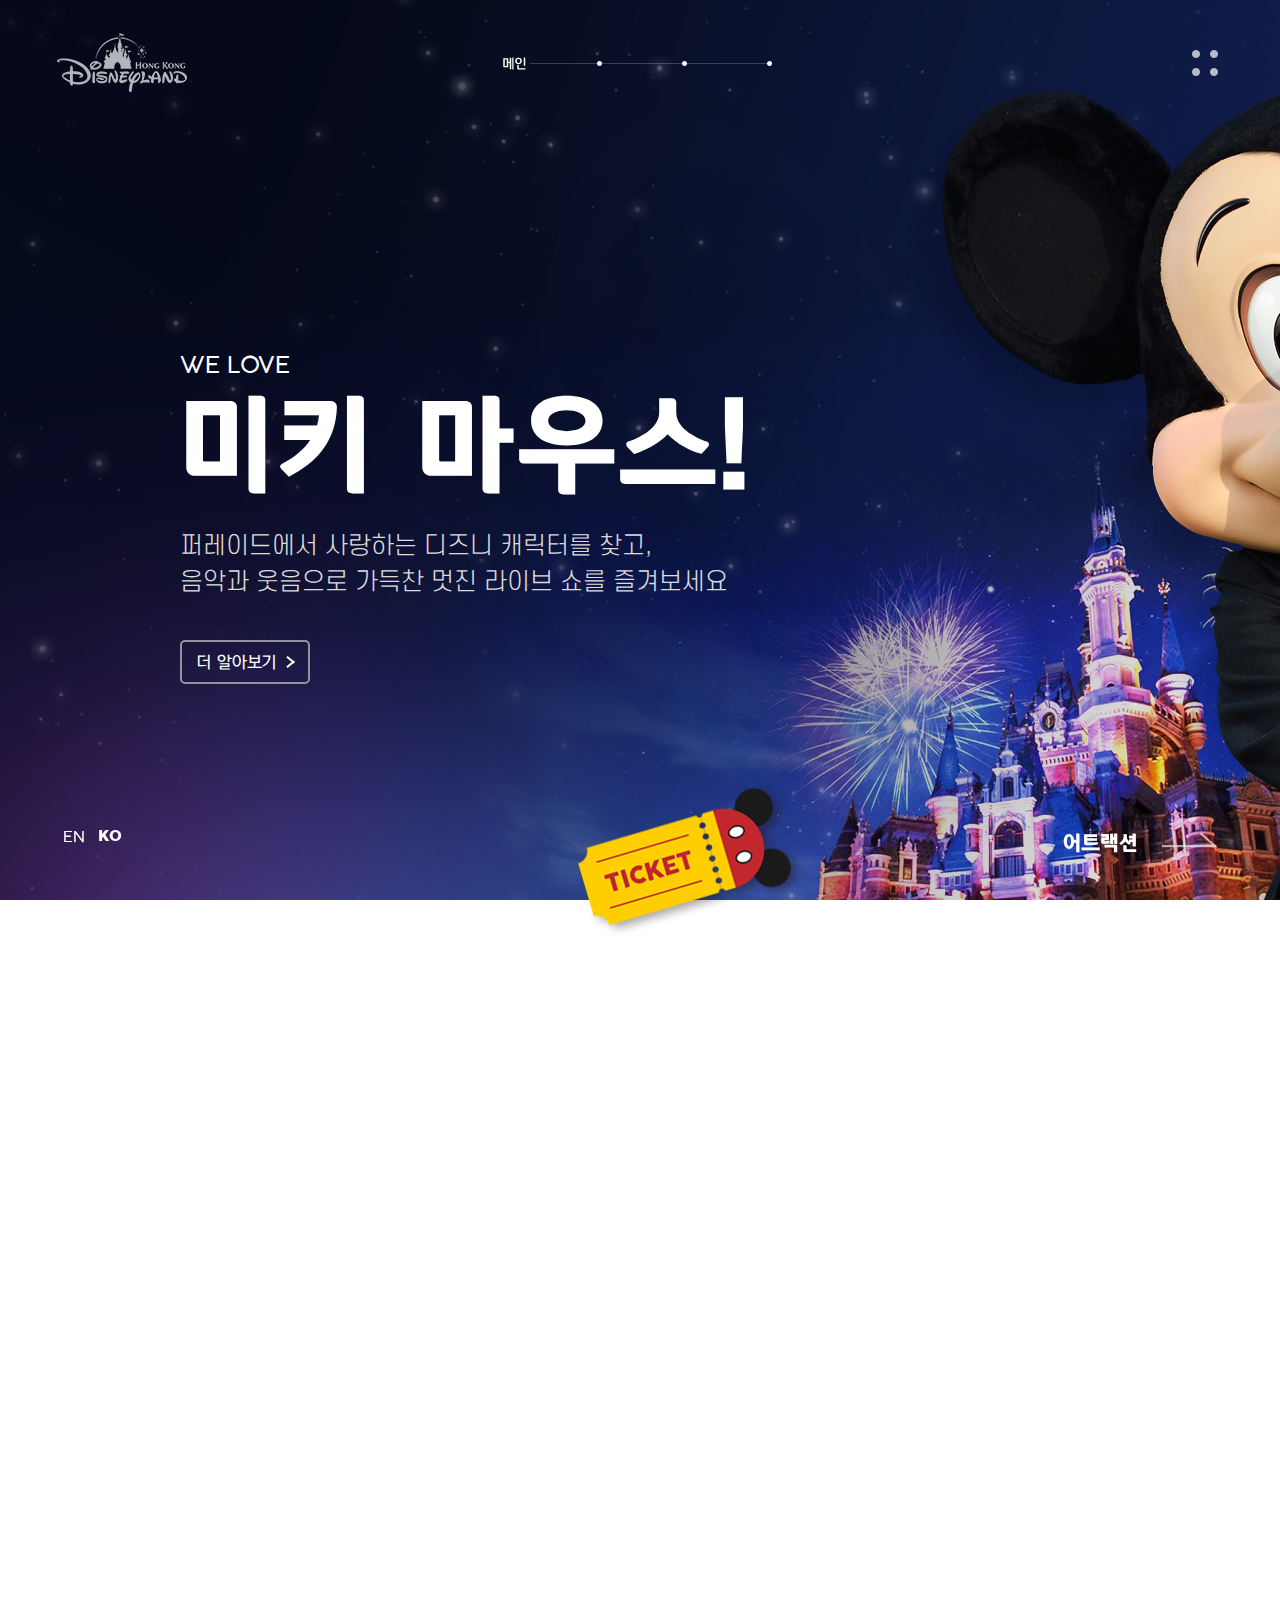
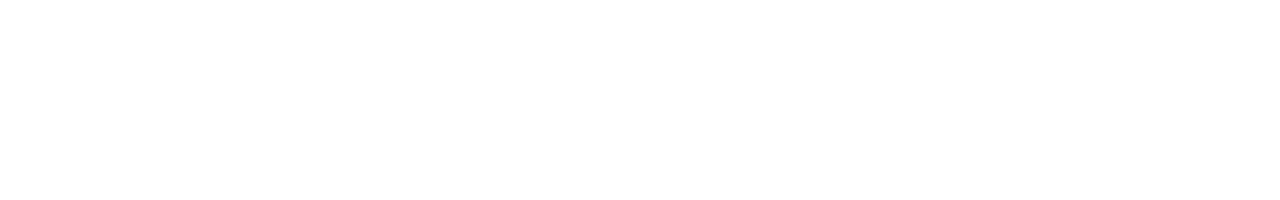
<file: Ko/index.html>
<!DOCTYPE html>
<html lang="ko">
<head>
    <meta charset="UTF-8">
    <meta name="viewport" content="width=device-width,initial-scale=1.0,minimum-scale=1.0,maximum-scale=1.0">
    <meta http-equiv="X-UA-Compatible" content="IE=edge, chrome=1">
    <title>홍콩 디즈니랜드</title>
    <link rel="stylesheet" href="css/plugin/reset.css">
    <link rel="stylesheet" href="css/plugin/slick.css">
    <link rel="stylesheet" href="css/plugin/fullPage.css">
    <link rel="stylesheet" href="css/main.css">
    <link rel="stylesheet" href="css/font.css">

    <script src="js/plugin/jquery-1.8.1.min.js"></script>
    <script src="js/plugin/jquery.easing.1.3.min.js"></script>
    <script src="js/plugin/prefixfree.min.js"></script>
    <script src="js/plugin/respond.min.js"></script>
    <script src="js/plugin/jquery.nicescroll.min.js"></script>
    <script src="js/plugin/jquery.fullPage.min.js"></script>
    <script src="js/plugin/slick.min.js"></script>
    <script src="js/plugin/logic.js"></script>
    <script src="js/main.js"></script>

    <!--[if It IE 9] <script src="js/respond.min.js"></script> <[endif]-->
    <link rel="shortcut icon" href="" type="image/x-icon">
    <link rel="favicon" href="" type="image/x-icon">


</head>
<body>

<!----------  fix section  ---------->

<!--<div id="intro">-->

<!--    <div class="video_bar">-->
<!--        <div class="bar"></div>-->
<!--        <div class="play_bar"></div>-->
<!--        <div class="skip">-->
<!--            <span>SKIP</span>-->
<!--            <span class="arrow"><img src="../image/main/more_btn_arrow01.png" alt="skip"></span>-->
<!--        </div>-->
<!--    </div>-->

<!--</div>-->



<header id="header">

    <h1><a href="index.html"><img src="../image/common/hongkong-disneyland-logo.png" alt="logo"></a></h1>

    <div id="navi"><img src="../image/common/KO_navi_main.png" alt="mainpage"></div>

    <div id="menu_btn"><img src="../image/common/menu_btn.png" alt="menu_btn"></div>

    <div id="ticket">
        <img class="off" src="../image/common/ticket-01.png" alt="ticket">
        <img class="on" src="../image/common/ticket-02.png" alt="ticket">
    </div>

    <ul id="language" class="clearfix">
        <li><a href="../index.html">EN</a></li>
        <li><a href="index.html">KO</a></li>
    </ul>

    <a href="sub_attraction.html">
        <div class="next">
            어트랙션<img src="../image/common/next_arrow.png" alt="attraction">
        </div>
    </a>

</header><!-- header end -->


<section id="menu">

    <div class="close">
        <img src="../image/common/X-box.png" alt="close">
    </div>

    <ul class="menu_list">
        <li><a href="index.html">홈</a></li>
        <li><a href="sub_attraction.html">어트랙션</a></li>
        <li><a href="sub_entertainment.html">엔터테인먼트</a></li>
        <li><a href="sub_character_1.html">캐릭터</a></li>
    </ul>

    <ul class="footer_left">

        <li class="about">
            <div>About</div>
            <div class="line"></div>
        </li>

        <li class="company">
            <div>Company</div>
            <div class="line"></div>
        </li>
    </ul>

    <ul class="footer_right">
        <li class="blog">
            <img src="../image/menu/blog.png" alt="blog">
            <div class="line"></div>
        </li>

        <li class="youtube">
            <img src="../image/menu/youtube.png" alt="youtube">
            <div class="line"></div>
        </li>

        <li class="facebook">
            <img src="../image/menu/facebook.png" alt="facebook">
            <div class="line"></div>
        </li>

        <li class="twitter">
            <img src="../image/menu/twitter.png" alt="twitter">
            <div class="line"></div>
        </li>

        <li class="earth">
            <img src="../image/menu/earth.png" alt="internet">
            <div class="line"></div>
        </li>
    </ul>

</section>

<!----------  fix section  end ---------->



<main id="fullpage" class="container">
    <section id="section01" class="section">

        <div class="title">
            <h3>WE LOVE</h3>
            <h2>미키 마우스!</h2>
            <p>퍼레이드에서 사랑하는 디즈니 캐릭터를 찾고,<br>
                음악과 웃음으로 가득찬 멋진 라이브 쇼를 즐겨보세요</p>
        </div>

        <div class="more_btn sc01">
            <span>더 알아보기</span>
            <span class="arrow"><img src="../image/main/more_btn_arrow01.png" alt="read more"></span>
        </div>

    </section><!-- scene01 end -->

    <section id="section02" class="section">

        <div class="title">
            <h3>SPECIAL PRICE</h3>
            <h2>행복한 가족여행</h2>
            <p>디즈니랜드 겨울방학 특별 행사!<br>
                어른 입장권 2매를 구매하면 어린이 입장권 1매를 무료로 드립니다</p>
        </div>

        <div class="more_btn sc02">
            <span>더 알아보기</span>
            <span class="arrow"><img src="../image/main/more_btn_arrow02.png" alt="read more"></span>
        </div>

    </section><!-- scene02 end -->


</main><!-- wrap end -->







<!----------  pop section  ---------->

<div id="pop01">

    <div class="pop_bg"></div>

    <div class="pop_box">

        <div class="typo">
            <div class="title"><img src="../image/main/popup_subtit01.png" alt="Magical Event">
                <div>사랑해요 미키마우스!</div>
            </div>

            <div class="article">
                <p>미키 마우스를 위한 깜짝파티에 초대받으셨군요!<br>
                    매일 저녁,  메인 스트리트를 따라 펼쳐지는 새로운 프로젝션 쇼를 경험해보세요!</p>
                <p>미니 마우스와 친구들은 모두 모여 미키의 깜짝파티에 참여할 거예요.<br>
                    새로운 깜짝 축하파티는 메인 스트리트를 따라 활기차고 다채로운 영상들로<br>
                    가득 채워 건물들을 바꿀 거예요.<br>
                    미키 마우스의 영상을 따라가며 구경해보세요!</p>
            </div>
        </div>

        <div class="more_btn">
            <span>티켓 구매하기</span>
            <span class="arrow"><img src="../image/main/more_btn_arrow01.png" alt="ticket now"></span>
        </div>

        <div class="close">
            <img src="../image/common/X-box.png" alt="close">
        </div>

    </div>

</div>


<div id="pop02">

    <div class="pop_bg"></div>

    <div class="pop_box">

        <div class="typo">
            <div class="title"><img src="../image/main/popup_subtit02.png" alt="Special Event">
                <div>행복한 가족여행!</div>
            </div>

            <div class="article">
                <p>홍콩 디즈니랜드와 함께하는 특별한 겨울방학 세일!<br>
                    가족과 즐거운 여행을 계획해보세요!</p>
                <img src="../image/main/popup_02_price.png" alt="event price">
            </div>
        </div>

        <div class="more_btn">
            <span>티켓 구매하기</span>
            <span class="arrow"><img src="../image/main/more_btn_arrow01.png" alt="ticket now"></span>
        </div>


        <div class="close">
            <img src="../image/common/X-box.png" alt="close">
        </div>

    </div>

</div>

<!--pop end-->





<!----------  pop section  end  ---------->



















</body>
</html>
</file>
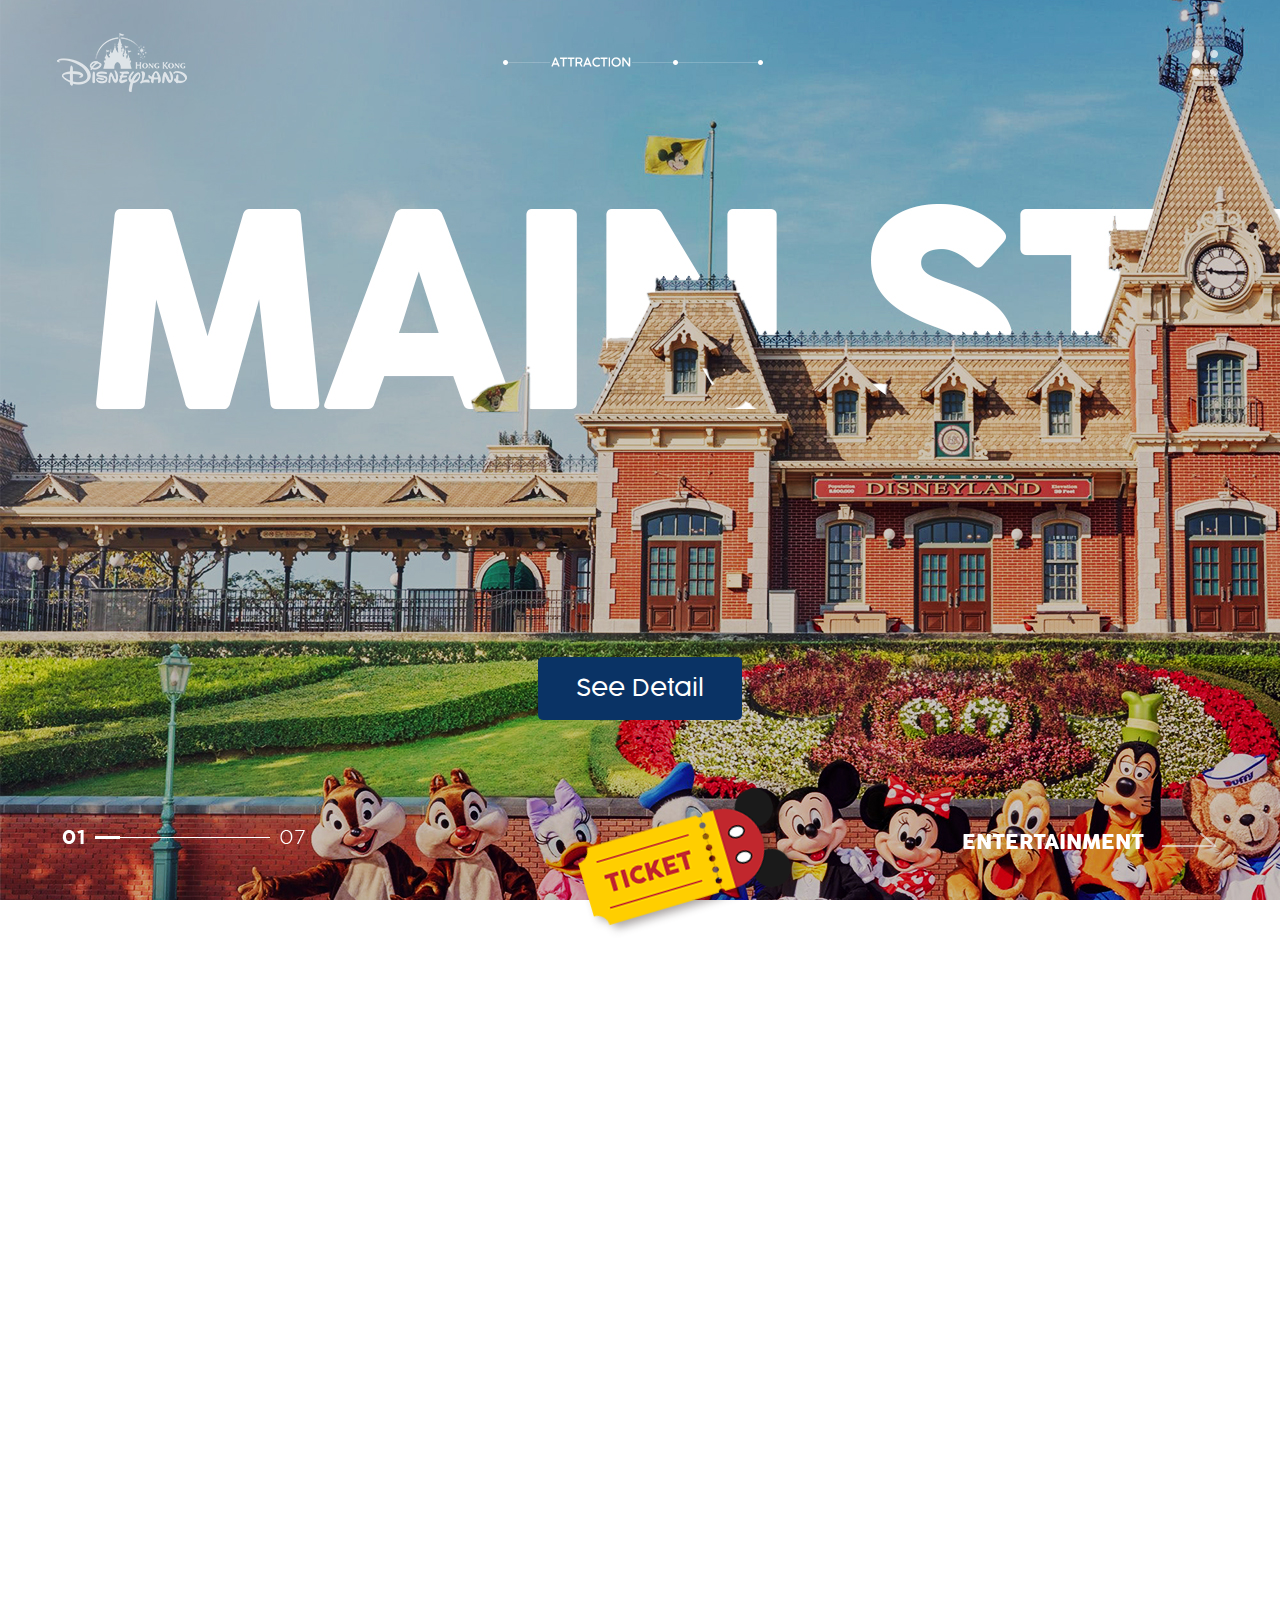
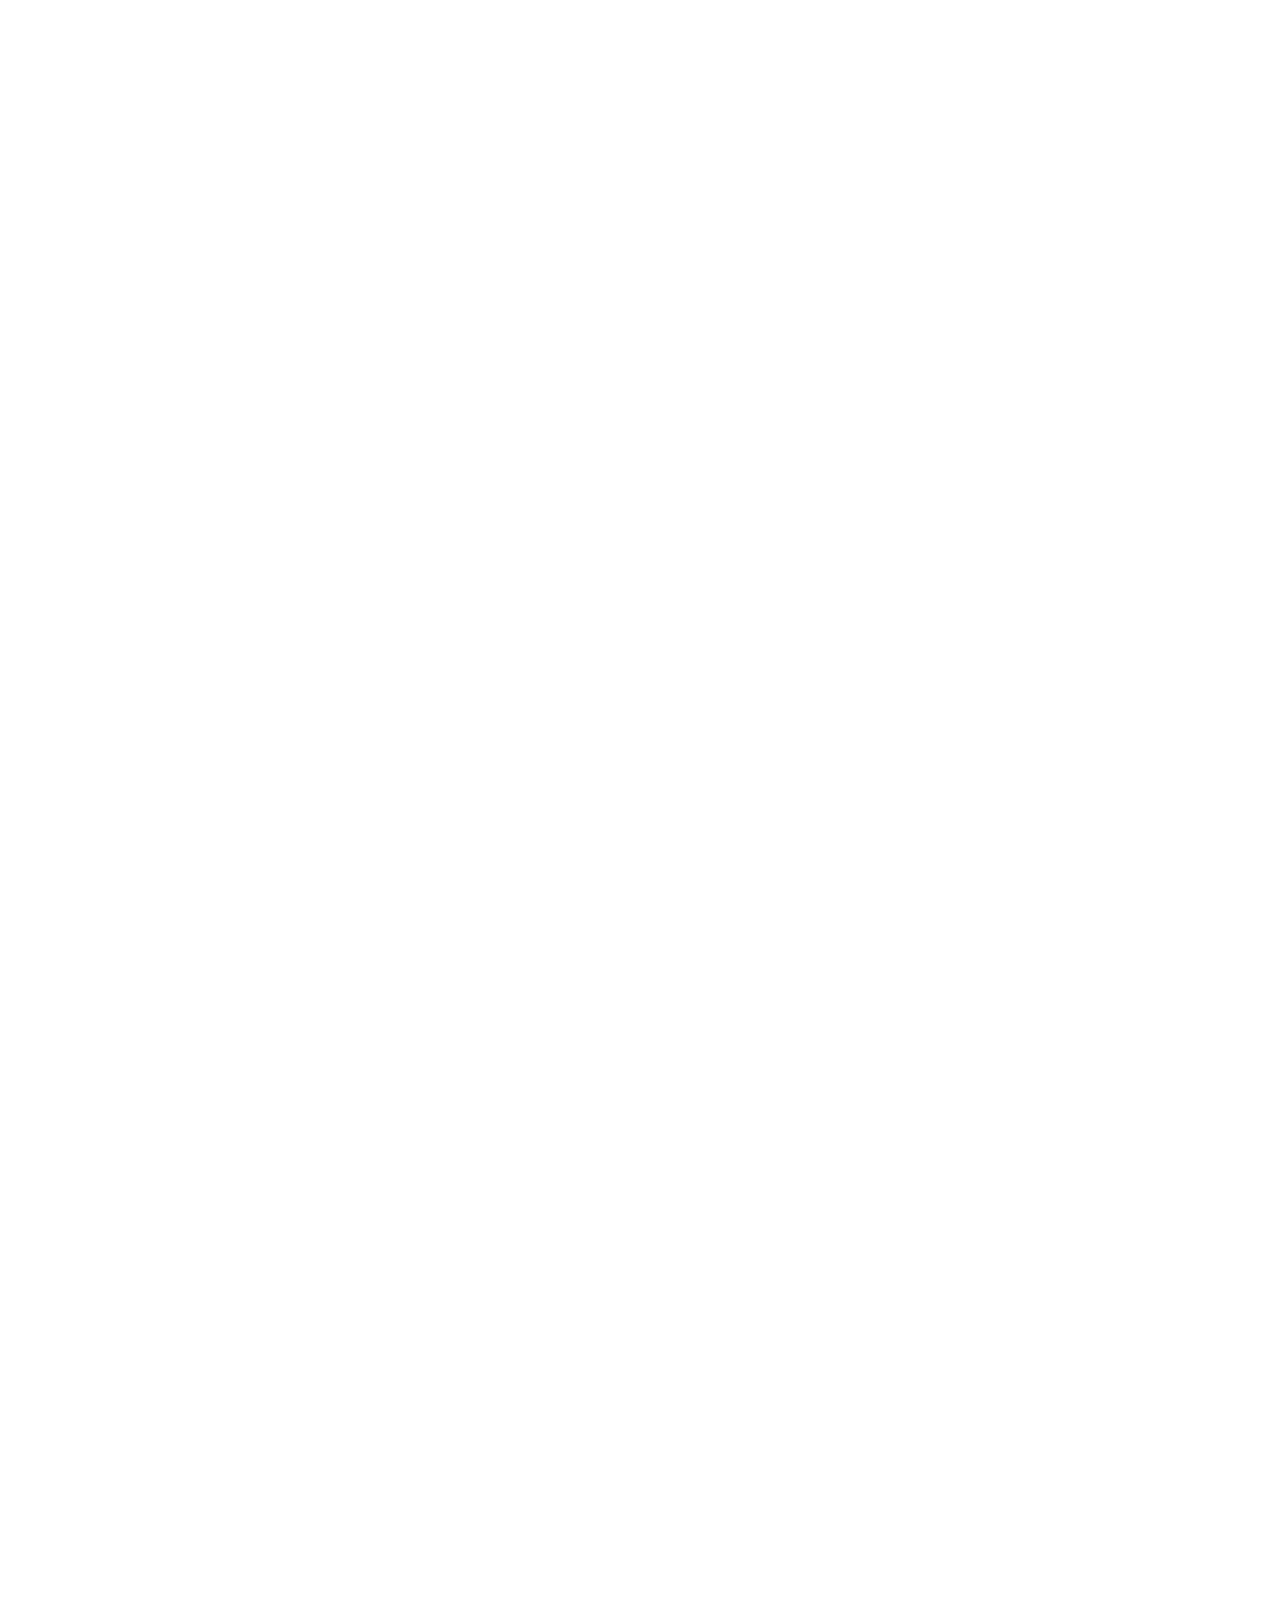
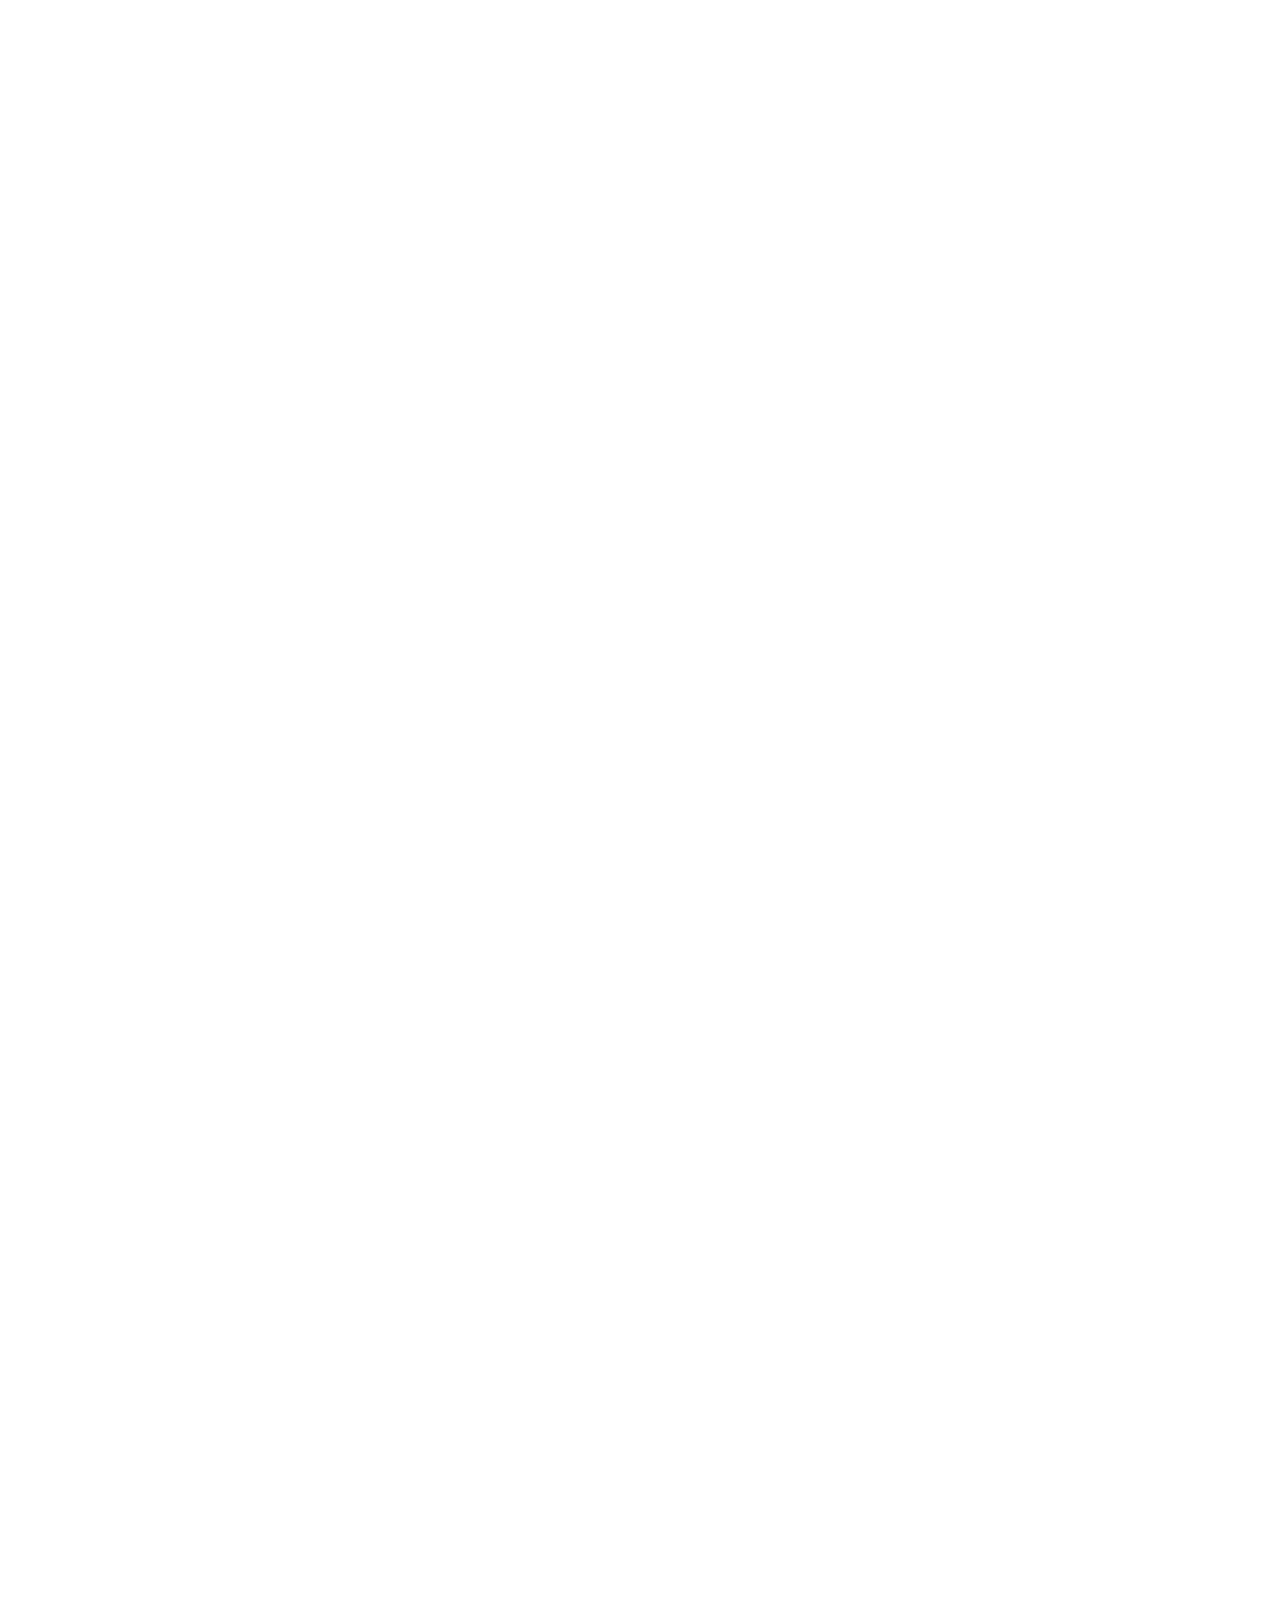
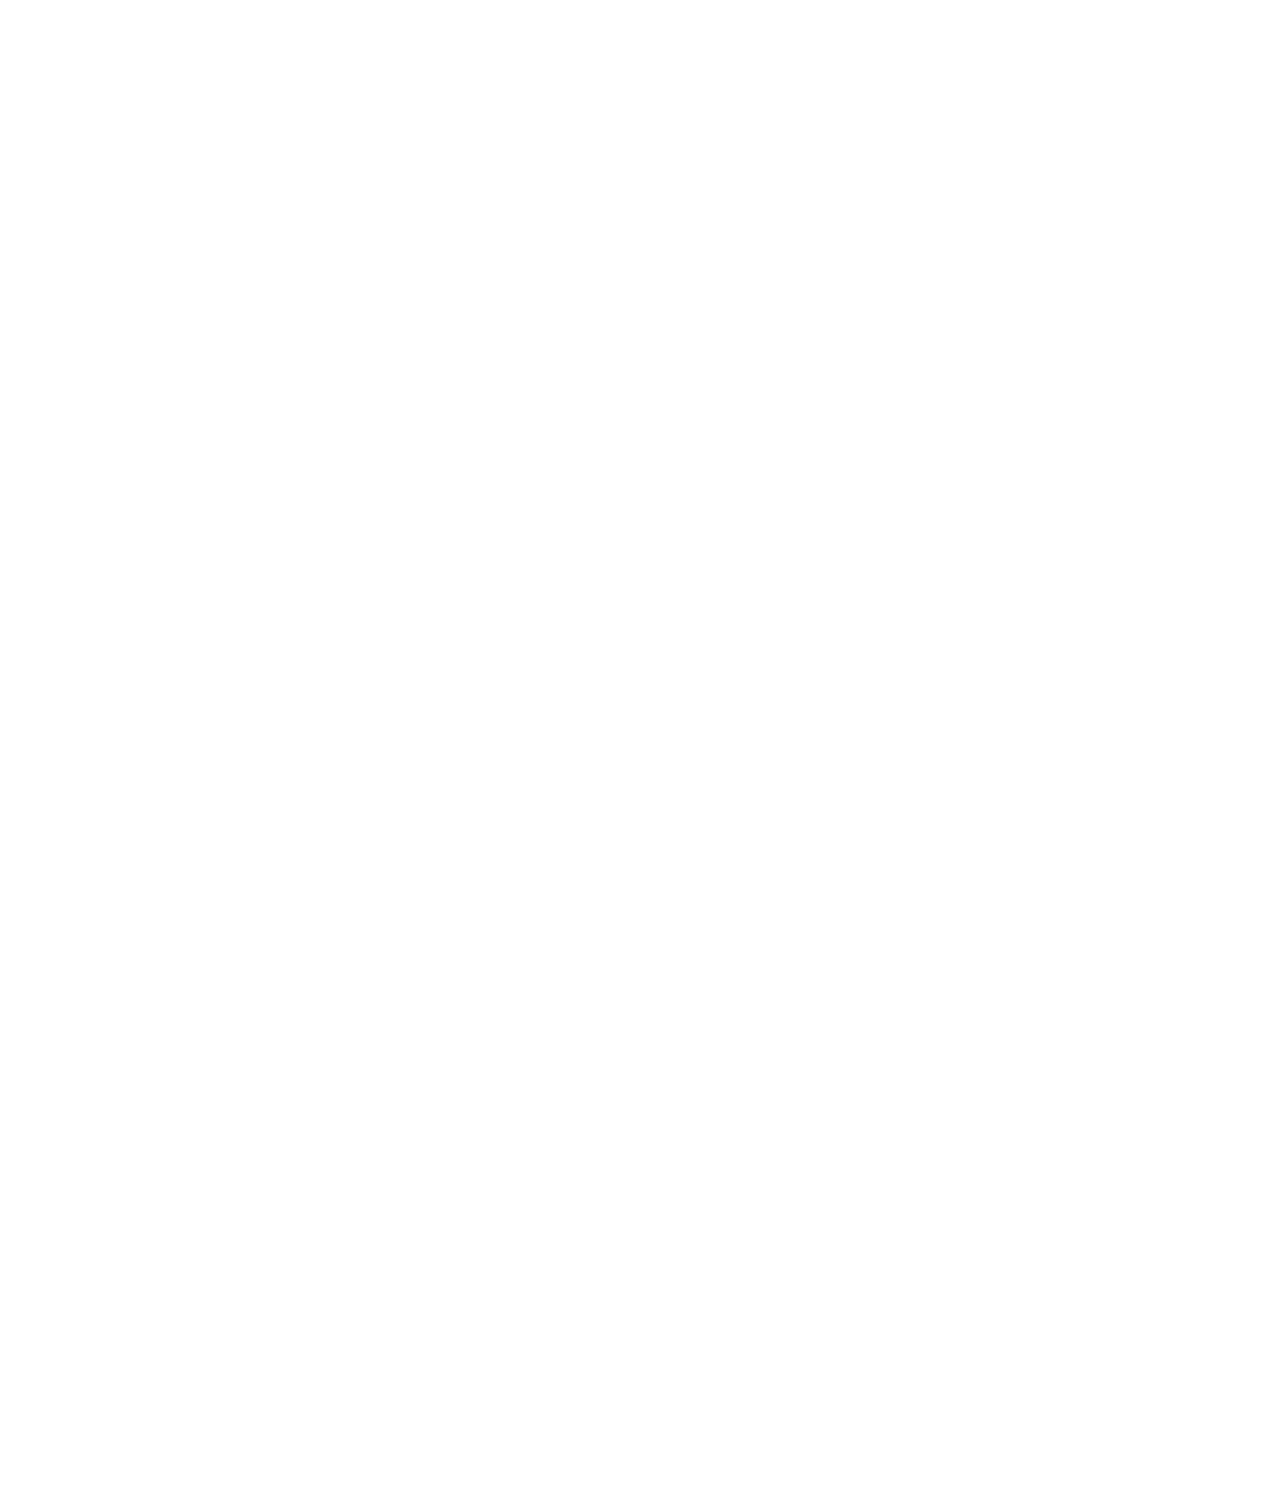
<file: sub_attraction.html>
<!DOCTYPE html>
<html lang="ko">
<head>
    <meta charset="UTF-8">
    <meta name="viewport" content="width=device-width,initial-scale=1.0,minimum-scale=1.0,maximum-scale=1.0">
    <meta http-equiv="X-UA-Compatible" content="IE=edge, chrome=1">
    <title>Hongkong Deisneyland - Attraction</title>

    <link rel="stylesheet" href="css/plugin/reset.css">
    <link rel="stylesheet" href="css/plugin/fullPage.css">
    <link rel="stylesheet" href="css/plugin/slick.css">
    <link rel="stylesheet" href="css/sub_attraction.css">
    <link rel="stylesheet" href="css/font.css">

    <script src="js/plugin/jquery-1.8.1.min.js"></script>
    <script src="js/plugin/jquery.easing.1.3.min.js"></script>
    <script src="js/plugin/prefixfree.min.js"></script>
    <script src="js/plugin/respond.min.js"></script>
    <script src="js/plugin/jquery.nicescroll.min.js"></script>
    <script src="js/plugin/jquery.fullPage.min.js"></script>
    <script src="js/plugin/logic.js"></script>
    <script src="js/plugin/slick.min.js"></script>
    <script src="js/sub_attraction.js"></script>

    <!--[if It IE 9] <script src="js/respond.min.js"></script> <[endif]-->
    <link rel="shortcut icon" href="" type="image/x-icon">
    <link rel="favicon" href="" type="image/x-icon">


</head>
<body>

<!----------  fix section  ---------->


<header id="header">

    <h1><a href="index.html"><img src="image/common/hongkong-disneyland-logo.png" alt="logo"></a></h1>

    <div id="navi"><img src="image/common/navi_attraction.png" alt="attraction page"></div>

    <div id="menu_btn"><img src="image/common/menu_btn.png" alt="menu_btn"></div>

    <div id="ticket">
        <img class="off" src="image/common/ticket-01.png" alt="ticket">
        <img class="on" src="image/common/ticket-02.png" alt="ticket">
    </div>

    <div id="pagination">

        <span class="left_number">
            <img src="image/attraction/slide_01.png" alt="01">
            <img src="image/attraction/slide_02.png" alt="02">
            <img src="image/attraction/slide_03.png" alt="03">
            <img src="image/attraction/slide_04.png" alt="04">
            <img src="image/attraction/slide_05.png" alt="05">
            <img src="image/attraction/slide_06.png" alt="06">
            <img src="image/attraction/slide_07.png" alt="07">
        </span>

        <div class="slide_bar">
            <div class="line"></div>
        </div>

        <span class="right_number"><img src="image/attraction/slide_07_right.png" alt="07"></span>

    </div>

    <a href="sub_entertainment.html">
        <div class="next">
            ENTERTAINMENT<img src="image/common/next_arrow.png" alt="attraction">
        </div>
    </a>

</header>

<!-- header end -->


<section id="menu">

    <div class="close">
        <img src="image/common/X-box.png" alt="close">
    </div>

    <ul class="menu_list">
        <li><a href="index.html">HOME</a></li>
        <li><a href="sub_attraction.html">ATTRACKTION</a></li>
        <li><a href="sub_entertainment.html">ENTERTAINMENT</a></li>
        <li><a href="sub_character_1.html">CHARACTER</a></li>
    </ul>

    <ul class="footer_left">

        <li class="about">
            <div>About</div>
            <div class="line"></div>
        </li>

        <li class="company">
            <div>Company</div>
            <div class="line"></div>
        </li>
    </ul>

    <ul class="footer_right">
        <li class="blog">
            <img src="image/menu/blog.png" alt="blog">
            <div class="line"></div>
        </li>

        <li class="youtube">
            <img src="image/menu/youtube.png" alt="youtube">
            <div class="line"></div>
        </li>

        <li class="facebook">
            <img src="image/menu/facebook.png" alt="facebook">
            <div class="line"></div>
        </li>

        <li class="twitter">
            <img src="image/menu/twitter.png" alt="twitter">
            <div class="line"></div>
        </li>

        <li class="earth">
            <img src="image/menu/earth.png" alt="internet">
            <div class="line"></div>
        </li>
    </ul>

</section>
<!--menu end-->



<section id="usa_detail">

    <div class="ticket">
        <img class="off" src="image/common/ticket-01.png" alt="ticket">
        <img class="on" src="image/common/ticket-02.png" alt="ticket">
    </div>

    <div class="back">
        <img src="image/common/back_arrow.png" alt="back">
        <div class="text">BACK</div>
    </div>


    <section id="usa">

        <div class="typo">
            <h3>Main street,</h3>
            <h2>U.S.A</h2>
            <p>Main street U.S.A. depicts the energetic images<br>
                of America’s growing small cities in the 20th century.</p>
        </div>

        <div id="usa_slide">

            <span class="bar"></span>

            <div class="usa01">
                <div class="text">Hong Kong Disneyland Raiload</div>
                <ul class="stars">
                    <li><img src="image/attraction/star01.png" alt="star"></li>
                    <li><img src="image/attraction/star01.png" alt="star"></li>
                    <li><img src="image/attraction/star01.png" alt="star"></li>
                    <li><img src="image/attraction/star01.png" alt="star"></li>
                    <li><img src="image/attraction/star02.png" alt="star"></li>
                </ul>
                <img src="image/attraction/usa01.png" alt="Disneyland Railload">
            </div>

            <div class="usa02">
                <div class="text">City Hall</div>
                <ul class="stars">
                    <li><img src="image/attraction/star01.png" alt="star"></li>
                    <li><img src="image/attraction/star01.png" alt="star"></li>
                    <li><img src="image/attraction/star01.png" alt="star"></li>
                    <li><img src="image/attraction/star01.png" alt="star"></li>
                    <li><img src="image/attraction/star02.png" alt="star"></li>
                </ul>
                <img src="image/attraction/usa02.png" alt="CityHall">
            </div>

            <div class="usa03">
                <div class="text">Animation Academy</div>
                <ul class="stars">
                    <li><img src="image/attraction/star01.png" alt="star"></li>
                    <li><img src="image/attraction/star01.png" alt="star"></li>
                    <li><img src="image/attraction/star01.png" alt="star"></li>
                    <li><img src="image/attraction/star01.png" alt="star"></li>
                    <li><img src="image/attraction/star02.png" alt="star"></li>
                </ul>
                <img src="image/attraction/usa03.png" alt="Animation Academy">
            </div>

            <div class="usa04">
                <div class="text">Main street Vehides</div>
                <ul class="stars">
                    <li><img src="image/attraction/star01.png" alt="star"></li>
                    <li><img src="image/attraction/star01.png" alt="star"></li>
                    <li><img src="image/attraction/star01.png" alt="star"></li>
                    <li><img src="image/attraction/star01.png" alt="star"></li>
                    <li><img src="image/attraction/star01.png" alt="star"></li>
                </ul>
                <img src="image/attraction/usa04.png" alt="Main street Vehides">
            </div>

            <div class="usa05">
                <div class="text">Art of Animation</div>
                <ul class="stars">
                    <li><img src="image/attraction/star01.png" alt="star"></li>
                    <li><img src="image/attraction/star01.png" alt="star"></li>
                    <li><img src="image/attraction/star01.png" alt="star"></li>
                    <li><img src="image/attraction/star01.png" alt="star"></li>
                    <li><img src="image/attraction/star02.png" alt="star"></li>
                </ul>
                <img src="image/attraction/usa05.png" alt="Art of Animation">
            </div>

        </div>
    </section>
</section>



<section id="toystory_detail">

    <div class="ticket">
        <img class="off" src="image/common/ticket-01.png" alt="ticket">
        <img class="on" src="image/common/ticket-02.png" alt="ticket">
    </div>

    <div class="back">
        <img src="image/common/back_arrow.png" alt="back">
        <div class="text">BACK</div>
    </div>

    <section id="toystory">

        <div class="typo">
            <h3>Disney's Hollywood studios</h3>
            <h2>TOY STORY</h2>
            <p>Become part of the story when you make friends<br>
                with Woody, Buzz Lightyear and Jessie.</p>
        </div>


        <div id="toystory_slide">

            <span class="bar"></span>

            <div class="toystory01">
                <div class="text">Slinky Dog Spin</div>
                <ul class="stars">
                    <li><img src="image/attraction/star01.png" alt="star"></li>
                    <li><img src="image/attraction/star01.png" alt="star"></li>
                    <li><img src="image/attraction/star01.png" alt="star"></li>
                    <li><img src="image/attraction/star01.png" alt="star"></li>
                    <li><img src="image/attraction/star02.png" alt="star"></li>
                </ul>
                <img src="image/attraction/toystory01.png" alt="Slinky Dog Spin">
            </div>

            <div class="toystory02">
                <div class="text">RC Racer</div>
                <ul class="stars">
                    <li><img src="image/attraction/star01.png" alt="star"></li>
                    <li><img src="image/attraction/star01.png" alt="star"></li>
                    <li><img src="image/attraction/star01.png" alt="star"></li>
                    <li><img src="image/attraction/star01.png" alt="star"></li>
                    <li><img src="image/attraction/star01.png" alt="star"></li>
                </ul>
                <img src="image/attraction/toystory02.png" alt="RC Racer">
            </div>

            <div class="toystory03">
                <div class="text">Toy Soldier Parachute Drop</div>
                <ul class="stars">
                    <li><img src="image/attraction/star01.png" alt="star"></li>
                    <li><img src="image/attraction/star01.png" alt="star"></li>
                    <li><img src="image/attraction/star01.png" alt="star"></li>
                    <li><img src="image/attraction/star01.png" alt="star"></li>
                    <li><img src="image/attraction/star02.png" alt="star"></li>
                </ul>
                <img src="image/attraction/toystory03.png" alt="Toy Soldier Parachute Drop">
            </div>

            <div class="toystory04">
                <div class="text">Barrel of Fun</div>
                <ul class="stars">
                    <li><img src="image/attraction/star01.png" alt="star"></li>
                    <li><img src="image/attraction/star01.png" alt="star"></li>
                    <li><img src="image/attraction/star01.png" alt="star"></li>
                    <li><img src="image/attraction/star01.png" alt="star"></li>
                    <li><img src="image/attraction/star02.png" alt="star"></li>
                </ul>
                <img src="image/attraction/toystory04.png" alt="Barrel of Fun">
            </div>

        </div>
    </section>
</section>



<section id="fantasy_detail">

    <div class="ticket">
        <img class="off" src="image/common/ticket-01.png" alt="ticket">
        <img class="on" src="image/common/ticket-02.png" alt="ticket">
    </div>

    <div class="back">
        <img src="image/common/back_arrow.png" alt="back">
        <div class="text">BACK</div>
    </div>


    <section id="fantasy">

        <div class="typo">
            <h3>Magic kingdom</h3>
            <h2>FANTASY</h2>
            <p>Step into a fairytale world full of enchanting castles,<br>
                beautiful cottages and cobblestone streets at Fantasyland<br>
                in Disneyland Park.</p>
        </div>

        <div id="fantasy_slide">

            <span class="bar"></span>

            <div class="fantasy01">
                <div class="text">Winni the Pooh</div>
                <ul class="stars">
                    <li><img src="image/attraction/star01.png" alt="star"></li>
                    <li><img src="image/attraction/star01.png" alt="star"></li>
                    <li><img src="image/attraction/star01.png" alt="star"></li>
                    <li><img src="image/attraction/star01.png" alt="star"></li>
                    <li><img src="image/attraction/star01.png" alt="star"></li>
                </ul>
                <img src="image/attraction/fantasy01.png" alt="Winni the Pooh">
            </div>

            <div class="fantasy02">
                <div class="text">Dumbo the Flying Elephant</div>
                <ul class="stars">
                    <li><img src="image/attraction/star01.png" alt="star"></li>
                    <li><img src="image/attraction/star01.png" alt="star"></li>
                    <li><img src="image/attraction/star01.png" alt="star"></li>
                    <li><img src="image/attraction/star01.png" alt="star"></li>
                    <li><img src="image/attraction/star02.png" alt="star"></li>
                </ul>
                <img src="image/attraction/fantasy02.png" alt="Dumbo the Flying Elephant">
            </div>

            <div class="fantasy03">
                <div class="text">Mickey's Philhar Magic</div>
                <ul class="stars">
                    <li><img src="image/attraction/star01.png" alt="star"></li>
                    <li><img src="image/attraction/star01.png" alt="star"></li>
                    <li><img src="image/attraction/star01.png" alt="star"></li>
                    <li><img src="image/attraction/star01.png" alt="star"></li>
                    <li><img src="image/attraction/star02.png" alt="star"></li>
                </ul>
                <img src="image/attraction/fantasy03.png" alt="Mickey's Philhar Magic">
            </div>

            <div class="fantasy04">
                <div class="text">Sleeping Beauty Castle</div>
                <ul class="stars">
                    <li><img src="image/attraction/star01.png" alt="star"></li>
                    <li><img src="image/attraction/star01.png" alt="star"></li>
                    <li><img src="image/attraction/star01.png" alt="star"></li>
                    <li><img src="image/attraction/star01.png" alt="star"></li>
                    <li><img src="image/attraction/star02.png" alt="star"></li>
                </ul>
                <img src="image/attraction/fantasy04.png" alt="Sleeping Beauty Castle">
            </div>

            <div class="fantasy05">
                <div class="text">Cinderella Carousel</div>
                <ul class="stars">
                    <li><img src="image/attraction/star01.png" alt="star"></li>
                    <li><img src="image/attraction/star01.png" alt="star"></li>
                    <li><img src="image/attraction/star01.png" alt="star"></li>
                    <li><img src="image/attraction/star01.png" alt="star"></li>
                    <li><img src="image/attraction/star02.png" alt="star"></li>
                </ul>
                <img src="image/attraction/fantasy05.png" alt="Cinderella Carousel">
            </div>

        </div>

    </section>

</section>




<!----------  fix section  end ---------->





<main id="fullpage" class="container">

    <section id="section01" class="section">
        <div class="sd_btn">
            <div class="btn usa">See Detail</div>
        </div>
    </section><!-- scene01 end -->

    <section id="section02" class="section">
        <div class="sd_btn">
            <div class="btn">See Detail</div>
        </div>
    </section><!-- scene02 end -->

    <section id="section03" class="section">
        <div class="sd_btn">
            <div class="btn">See Detail</div>
        </div>
    </section><!-- scene03 end -->

    <section id="section04" class="section">
        <div class="sd_btn">
            <div class="btn">See Detail</div>
        </div>
    </section><!-- scene04 end -->

    <section id="section05" class="section">
        <div class="sd_btn">
            <div class="btn toystory">See Detail</div>
        </div>
    </section><!-- scene05 end -->

    <section id="section06" class="section">
        <div class="sd_btn">
            <div class="btn fantasy">See Detail</div>
        </div>
    </section><!-- scene06 end -->

    <section id="section07" class="section">
        <div class="sd_btn">
            <div class="btn">See Detail</div>
        </div>
    </section><!-- scene07 end -->

<!--    <section id="footer" class="section">-->

<!--    </section>&lt;!&ndash; footer end &ndash;&gt;-->
</main><!-- wrap end -->




<!----------  pop section  ---------->

<div class="pop">


</div><!--pop end-->



<!----------  pop section  end  ---------->



















</body>
</html>
</file>
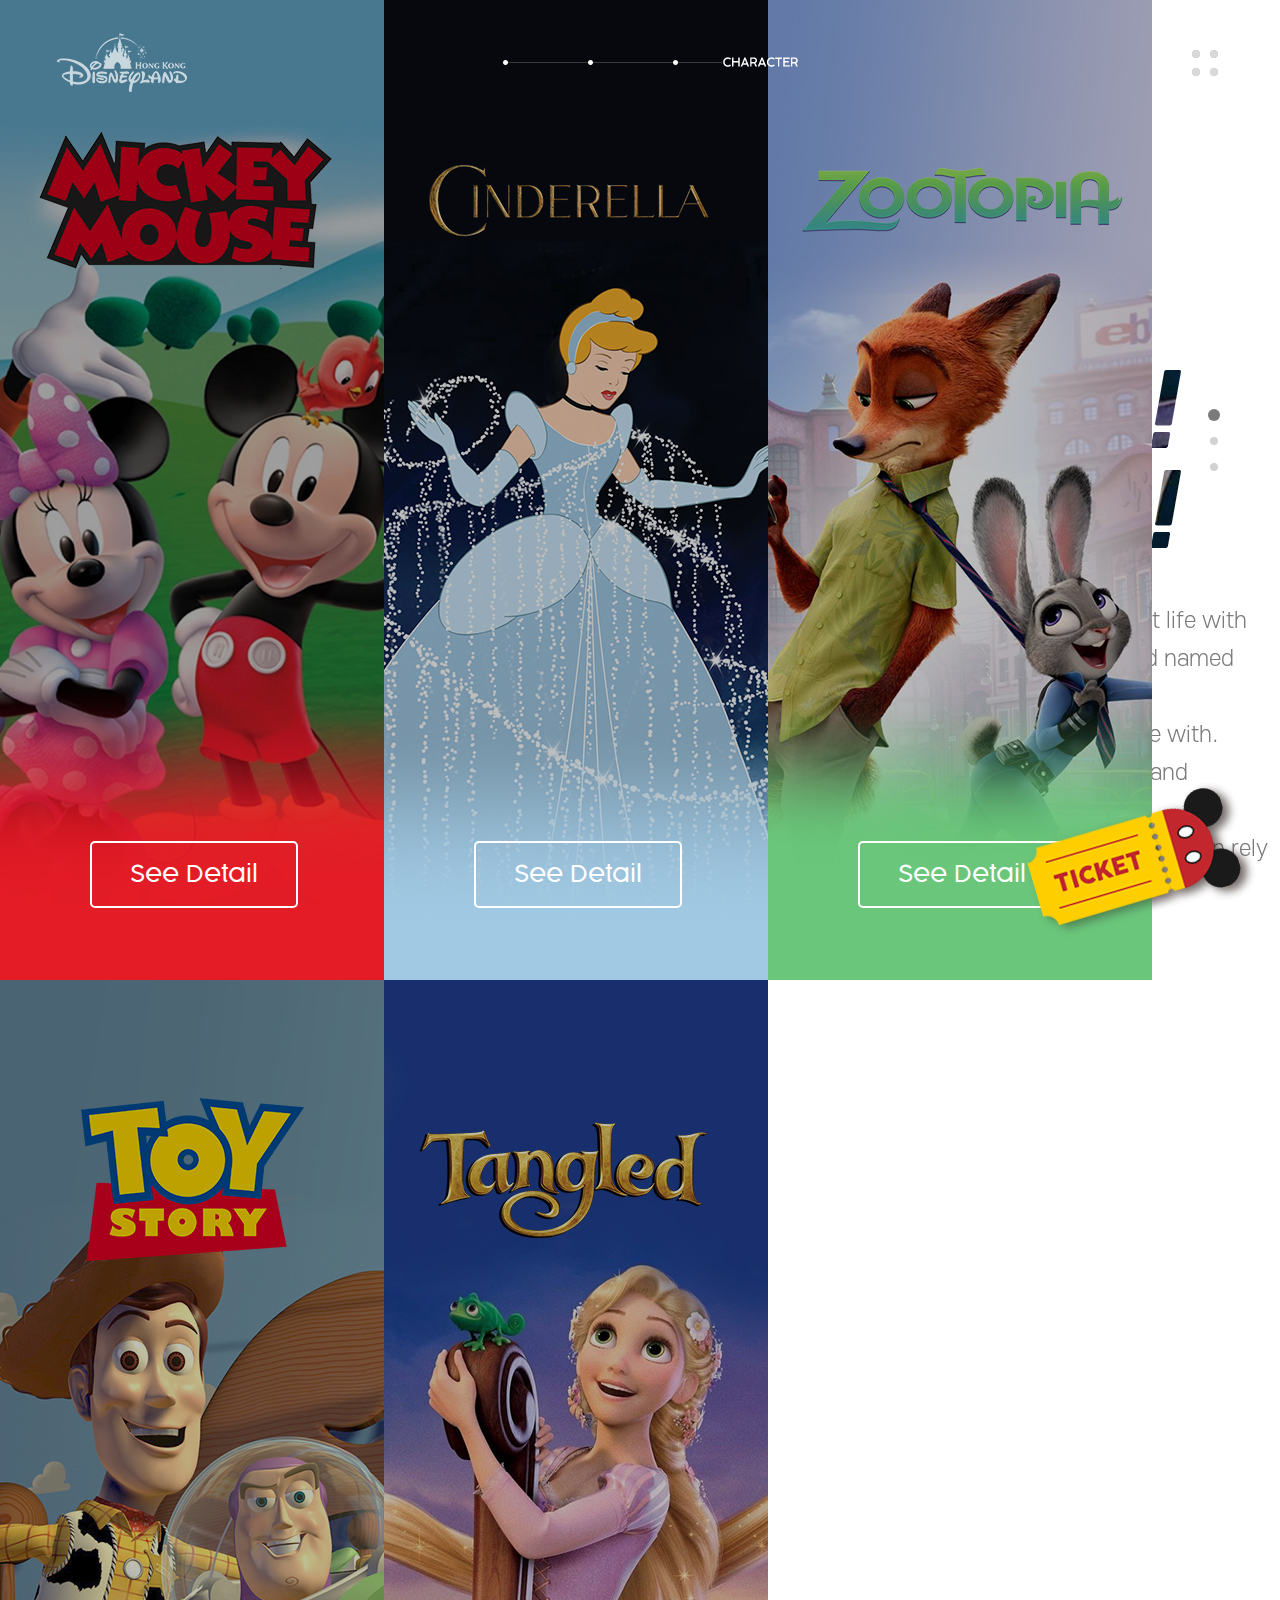
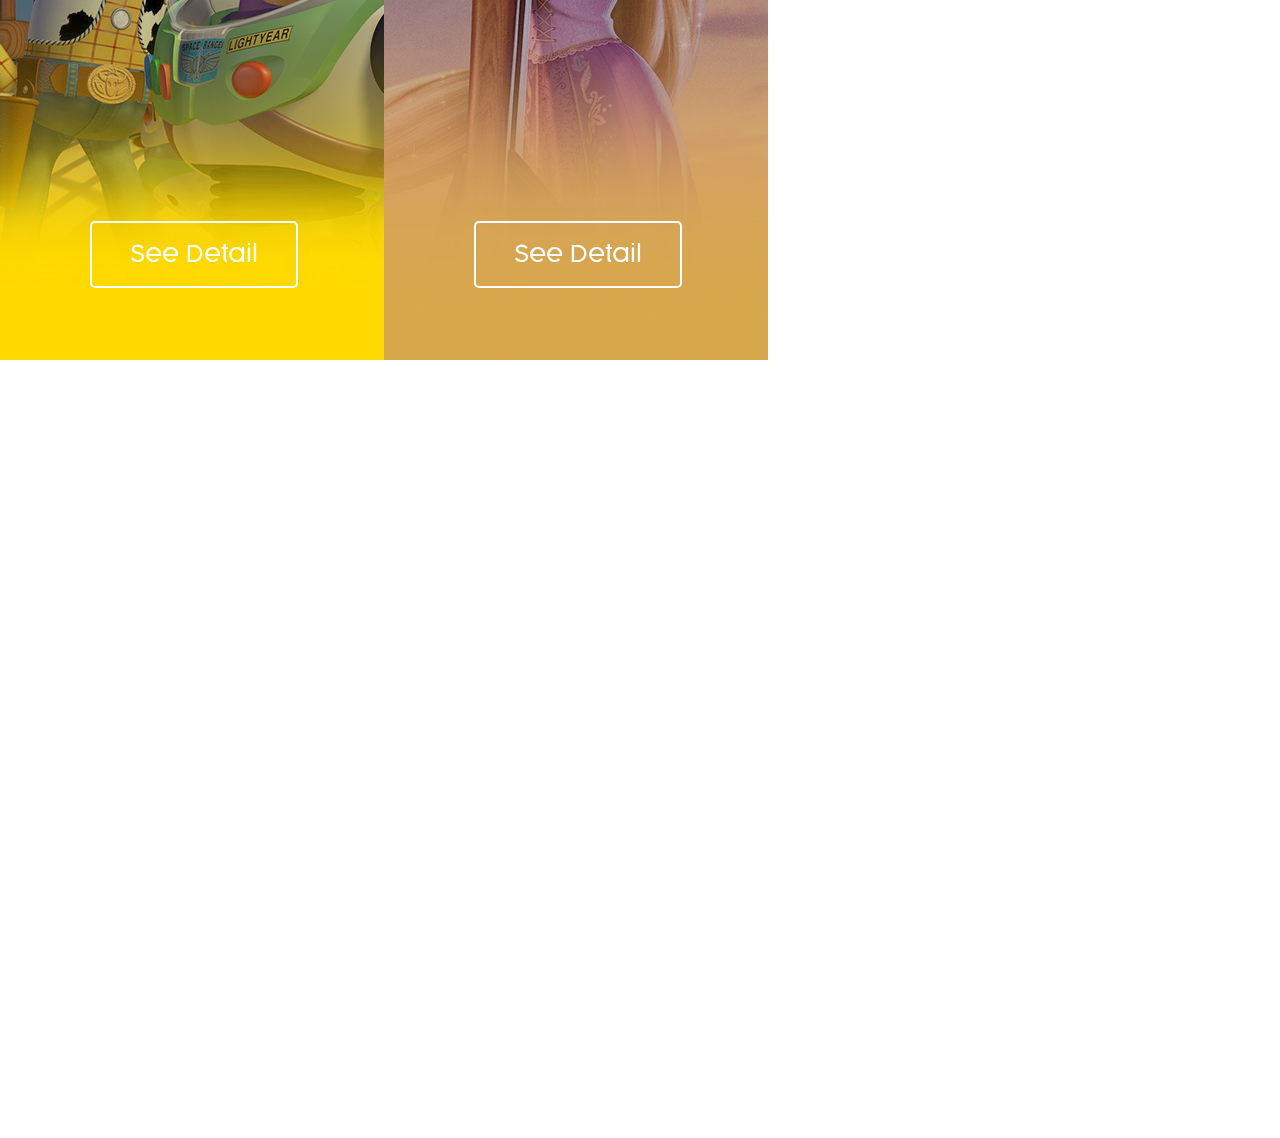
<file: sub_character_1.html>
<!DOCTYPE html>
<html lang="ko">
<head>
    <meta charset="UTF-8">
    <meta name="viewport" content="width=device-width,initial-scale=1.0,minimum-scale=1.0,maximum-scale=1.0">
    <meta http-equiv="X-UA-Compatible" content="IE=edge, chrome=1">
    <title>Hongkong Deisneyland - Characters</title>

    <link rel="stylesheet" href="css/plugin/reset.css">
    <link rel="stylesheet" href="css/plugin/fullPage.css">
    <link rel="stylesheet" href="css/sub_character_1.css">
    <link rel="stylesheet" href="css/font.css">

    <script src="js/plugin/jquery-1.8.1.min.js"></script>
    <script src="js/plugin/jquery.easing.1.3.min.js"></script>
    <script src="js/plugin/prefixfree.min.js"></script>
    <script src="js/plugin/respond.min.js"></script>
    <script src="js/plugin/jquery.nicescroll.min.js"></script>
    <script src="js/plugin/jquery.fullPage.min.js"></script>
    <script src="js/plugin/logic.js"></script>
    <script src="js/sub_character_1.js"></script>

    <!--[if It IE 9] <script src="js/respond.min.js"></script> <[endif]-->
    <link rel="shortcut icon" href="" type="image/x-icon">
    <link rel="favicon" href="" type="image/x-icon">



</head>
<body>

<!----------  fix section  ---------->


<header id="header">

    <h1><a href="index.html"><img src="image/common/hongkong-disneyland-logo02.png" alt="logo"></a></h1>

    <div id="navi"><img src="image/common/navi_character02.png" alt="character page"></div>

    <div id="menu_btn"><img src="image/common/menu_btn02.png" alt="menu_btn"></div>

    <a href="#mickey_box">
        <div id="back">
            <img src="image/common/back_arrow.png" alt="back">
            <div class="text">BACK</div>
        </div>
    </a>

    <div id="ticket">
        <img class="off" src="image/common/ticket-01.png" alt="ticket">
        <img class="on" src="image/common/ticket-02.png" alt="open_ticket">
    </div>



</header>

<!-- header end -->


<section id="menu">

    <div class="logo">
        <img src="image/common/hongkong-disneyland-logo.png" alt="logo">
    </div>

    <div class="close">
        <img src="image/common/X-box.png" alt="close">
    </div>

    <ul class="menu_list">
        <li><a href="index.html">HOME</a></li>
        <li><a href="sub_attraction.html">ATTRACKTION</a></li>
        <li><a href="sub_entertainment.html">ENTERTAINMENT</a></li>
        <li><a href="sub_character_1.html">CHARACTER</a></li>
    </ul>

    <ul class="footer_left">

        <li class="about">
            <div>About</div>
            <div class="line"></div>
        </li>

        <li class="company">
            <div>Company</div>
            <div class="line"></div>
        </li>
    </ul>

    <ul class="footer_right">
        <li class="blog">
            <img src="image/menu/blog.png" alt="blog">
            <div class="line"></div>
        </li>

        <li class="youtube">
            <img src="image/menu/youtube.png" alt="youtube">
            <div class="line"></div>
        </li>

        <li class="facebook">
            <img src="image/menu/facebook.png" alt="facebook">
            <div class="line"></div>
        </li>

        <li class="twitter">
            <img src="image/menu/twitter.png" alt="twitter">
            <div class="line"></div>
        </li>

        <li class="earth">
            <img src="image/menu/earth.png" alt="internet">
            <div class="line"></div>
        </li>
    </ul>

</section>
<!--menu end-->


<section id="main" class="character">

    <section id="main_header">

        <h1><a href="index.html"><img src="image/common/hongkong-disneyland-logo.png" alt="logo"></a></h1>

        <div id="main_navi"><img src="image/common/navi_character01.png" alt="character page"></div>

        <div id="main_menu_btn"><img src="image/common/menu_btn.png" alt="menu_btn"></div>

        <div id="main_ticket">
            <img class="off" src="image/common/ticket-01.png" alt="ticket">
            <img class="on" src="image/common/ticket-02.png" alt="ticket">
        </div>

    </section>

    <section class="mickey">
        <img id="mickey" src="image/character/cha01.jpg" alt="mickey">
        <img id="mickey_on" src="image/character/cha_on01.jpg" alt="mickey">
        <a href="#">
            <div class="sd_btn">See Detail</div>
        </a>
    </section>

    <section class="cinderella">
        <img id="cinderella" src="image/character/cha02.jpg" alt="cinderella">
        <img id="cinderella_on" src="image/character/cha_on02.jpg" alt="cinderella">
        <a href="#">
            <div class="sd_btn">See Detail</div>
        </a>
    </section>

    <section class="zootopia">
        <img id="zootopia" src="image/character/cha03.jpg" alt="zootopia">
        <img id="zootopia_on" src="image/character/cha_on03.jpg" alt="zootopia">
        <a href="sub_character_2.html">
            <div class="sd_btn">See Detail</div>
        </a>
    </section>

    <section class="toystory">
        <img id="toystory" src="image/character/cha04.jpg" alt="toystory">
        <img id="toystory_on" src="image/character/cha_on04.jpg" alt="toystory">
        <a href="sub_character_3.html">
            <div class="sd_btn">See Detail</div>
        </a>
    </section>

    <section class="tangled">
        <img id="tangled" src="image/character/cha05.jpg" alt="tangled">
        <img id="tangled_on" src="image/character/cha_on05.jpg" alt="tangled">
        <a href="#">
            <div class="sd_btn">See Detail</div>
        </a>
    </section>

</section>


<section id="mickey_box">

    <section id="wt_header">

        <h1><a href="index.html"><img src="image/common/hongkong-disneyland-logo02.png" alt="logo"></a></h1>

        <div id="wt_navi"><img src="image/common/navi_character02.png" alt="character page"></div>

        <div id="wt_menu_btn"><img src="image/common/menu_btn02.png" alt="menu_btn"></div>

        <a href="sub_character_1.html">
            <div id="wt_back">
                <img src="image/common/back_arrow02.png" alt="back">
                <div class="text">BACK</div>
            </div>
        </a>

        <div id="wt_ticket">
            <img class="off" src="image/common/ticket-01.png" alt="ticket">
            <img class="on" src="image/common/ticket-02.png" alt="ticket">
        </div>

    </section>

    <section id="box_page">
        <div class="mickey_logo"><img src="image/character/mickey_logo.png" alt="mickey mouse"></div>

        <div class="box">

            <div class="mickey">
                <a href="#page01">
                    <img src="image/character/mickey_mickey.png" alt="mickey">
                    <img class="full" src="image/character/mickey_mickey_on.png" alt="mickey">
                </a>
            </div>

            <div class="minnie">
                <a href="#page02">
                    <img src="image/character/mickey_minnie.png" alt="minnie">
                    <img class="full" src="image/character/mickey_minnie_on.png" alt="minnie">
                </a>
            </div>

            <div class="donald">
                <a href="#">
                    <img src="image/character/mickey_donald.png" alt="donald">
                    <img class="full" src="image/character/mickey_donald_on.png" alt="donald">
                </a>
            </div>

            <div class="daisy">
                <a href="#">
                    <img src="image/character/mickey_daisy.png" alt="daisy">
                    <img class="full" src="image/character/mickey_daisy_on.png" alt="daisy">
                </a>
            </div>

            <div class="none"></div>

            <div class="goofy">
                <a href="#">
                    <img src="image/character/mickey_goofy.png" alt="goofy">
                    <img class="full" src="image/character/mickey_goofy_on.png" alt="goofy">
                </a>
            </div>

            <div class="pluto">
                <a href="#page03">
                    <img src="image/character/mickey_pluto.png" alt="pluto">
                    <img class="full" src="image/character/mickey_pluto_on.png" alt="pluto">
                </a>
            </div>

            <div class="none"></div>

        </div>
    </section>

</section>




<!----------  fix section  end ---------->

<ul id="pagination">
    <li></li>
    <li></li>
    <li></li>
</ul>

<main id="fullpage" class="container">

    <section id="section01" class="section">

        <div class="img_box">
            <img src="image/character/mickey_mickey_profile.jpg" alt="mickey mouse">
        </div>

        <div class="typo">
            <div class="subtit"><img src="image/character/mickey_mickey_subtit.png" alt="about the film"></div>
            <div class="tit"><img src="image/character/mickey_mickey_tit.png" alt="hot dog! hot dog!"></div>
            <p>Mickey is normally depicted as living a modest life with<br>
                his pet dog, Pluto. He has a longtime girlfriend named Minnie<br>
                Mouse, whom he spends most of his free time with.<br>
                His well-known characteristics are his health and charisma.<br>
                He is also rather playful, curious and free. They often rely on their<br>
                own wisdom to overcome adversity. He is also a reliable leader<br>
                and is respected by his colleagues.</p>
        </div>

    </section>
    <!-- scene01 end -->

    <section id="section02" class="section">

        <div class="img_box">
            <img src="image/character/mickey_minnie_profile.jpg" alt="minnie mouse">
        </div>

        <div class="typo">
            <div class="subtit"><img src="image/character/mickey_minnie_subtit.png" alt="about the film"></div>
            <div class="tit"><img src="image/character/mickey_minnie_tit.png" alt="mickey's girl friend"></div>
            <p>Minnie is traditionally depicted as a starving musician, singer,<br>
                and songwriter. Her classy, yet no-nonsense demeanor serves<br>
                as a foil to the troublemaking Mickey.<br>
                She is considerate of others and helps Mickey and<br>
                other people in need. Occasionally, the class president's side of<br>
                Mickey and Donald is highlighted.</p>
        </div>

    </section>
    <!-- scene02 end -->

    <section id="section03" class="section">

        <div class="img_box">
            <img src="image/character/mickey_pluto_profile.jpg" alt="pluto">
        </div>

        <div class="typo">
            <div class="subtit"><img src="image/character/mickey_pluto_subtit.png" alt="about the film"></div>
            <div class="tit"><img src="image/character/mickey_pluto_tit.png" alt="mickey's pet dog"></div>
            <p>Pluto is timid and full of gestures and facial expressions.<br>
                They are faster and smarter than their owner,<br>
                Mickey, who sometimes overcomes their own situations or<br>
                saves their owners.<br>
                He shows a strong disliking towards cats.<br>
                This hatred could have mostly been sparked by not only natural<br>
                instincts but the rivalry with Minnie's cat Figaro.</p>
        </div>

    </section>
    <!-- scene03 end -->

</main><!-- wrap end -->




<!----------  pop section  ---------->


<div class="pop">

</div><!--pop end-->


<!----------  pop section  end  ---------->



















</body>
</html>
</file>
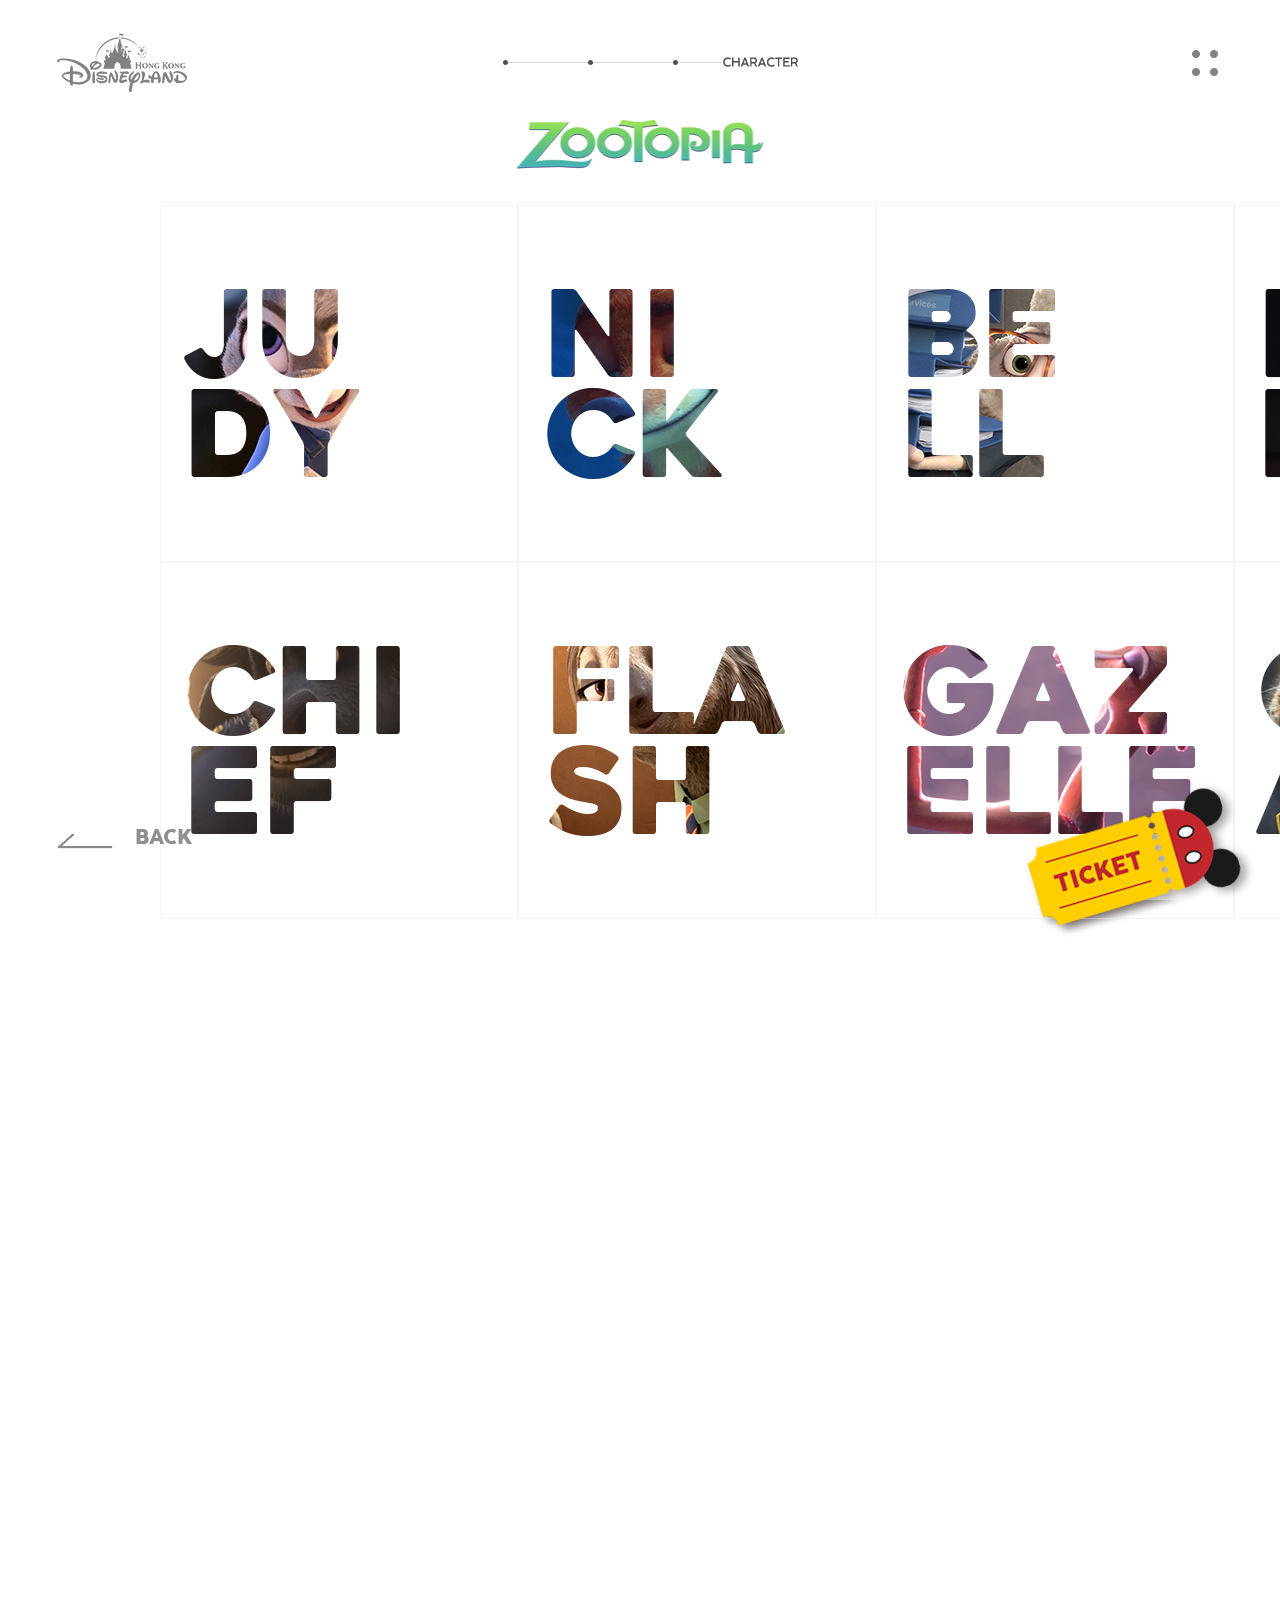
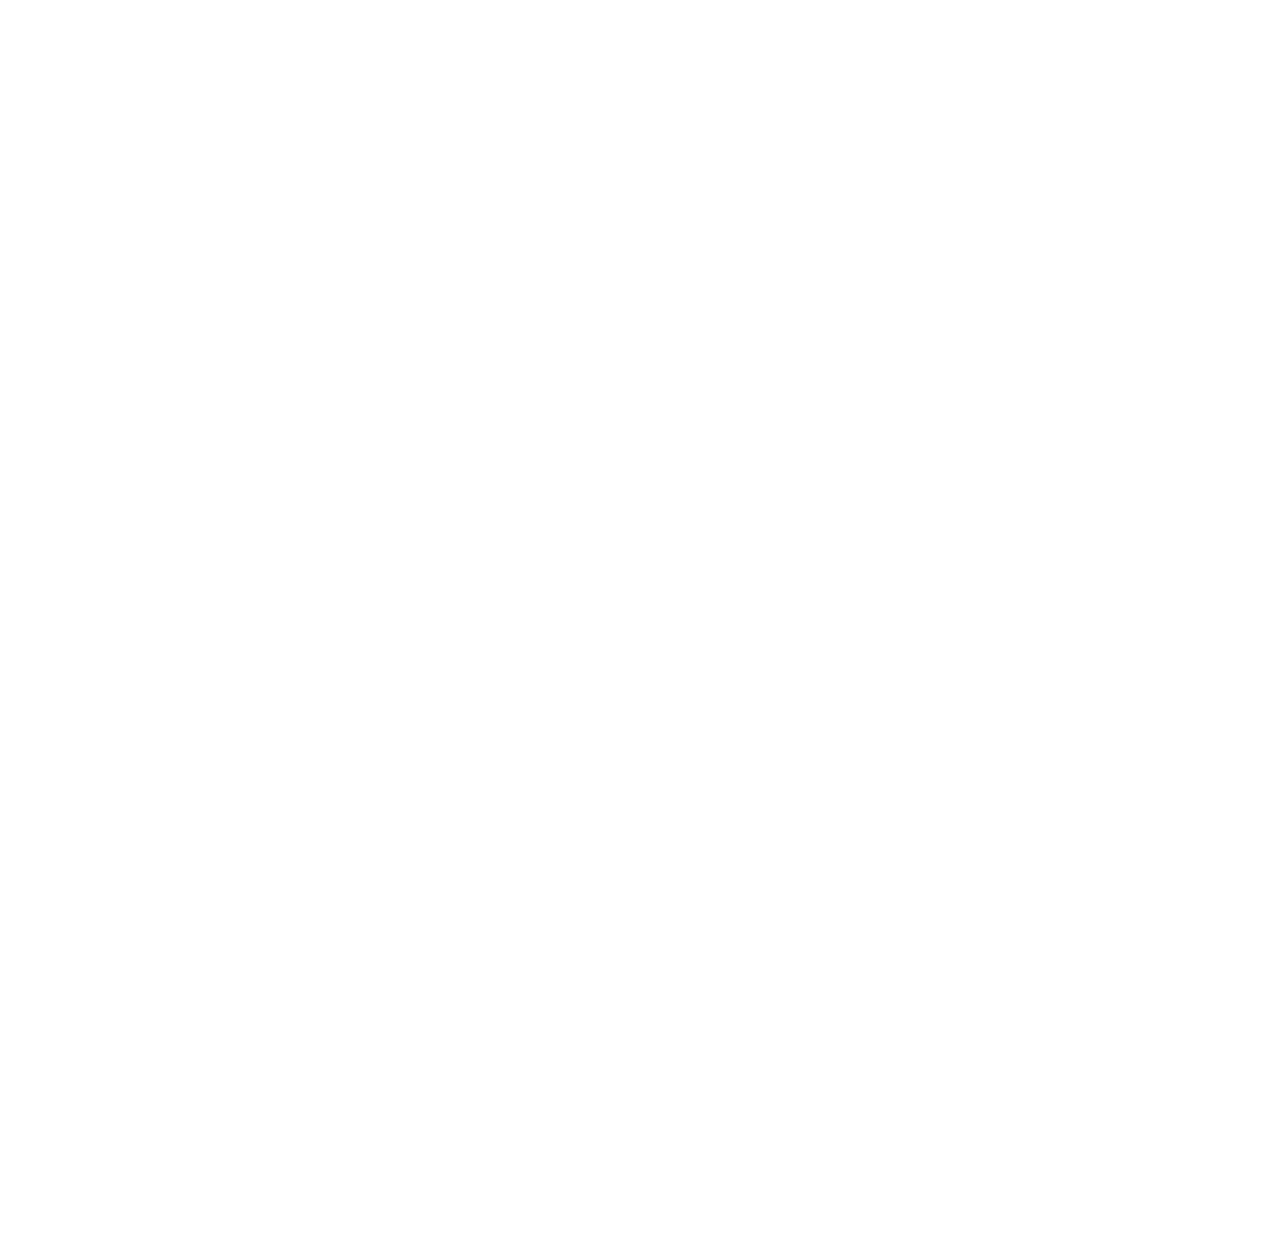
<file: sub_character_2.html>
<!DOCTYPE html>
<html lang="ko">
<head>
    <meta charset="UTF-8">
    <meta name="viewport" content="width=device-width,initial-scale=1.0,minimum-scale=1.0,maximum-scale=1.0">
    <meta http-equiv="X-UA-Compatible" content="IE=edge, chrome=1">
    <title>Hongkong Deisneyland - Characters</title>

    <link rel="stylesheet" href="css/plugin/reset.css">
    <link rel="stylesheet" href="css/plugin/fullPage.css">
    <link rel="stylesheet" href="css/sub_character_2.css">
    <link rel="stylesheet" href="css/font.css">

    <script src="js/plugin/jquery-1.8.1.min.js"></script>
    <script src="js/plugin/jquery.easing.1.3.min.js"></script>
    <script src="js/plugin/prefixfree.min.js"></script>
    <script src="js/plugin/respond.min.js"></script>
    <script src="js/plugin/jquery.nicescroll.min.js"></script>
    <script src="js/plugin/jquery.fullPage.min.js"></script>
    <script src="js/plugin/logic.js"></script>
    <script src="js/sub_character_2.js"></script>

    <!--[if It IE 9] <script src="js/respond.min.js"></script> <[endif]-->
    <link rel="shortcut icon" href="" type="image/x-icon">
    <link rel="favicon" href="" type="image/x-icon">



</head>
<body>

<!----------  fix section  ---------->

<header id="header">

    <h1><a href="index.html"><img src="image/common/hongkong-disneyland-logo02.png" alt="logo"></a></h1>

    <div id="navi"><img src="image/common/navi_character02.png" alt="character page"></div>

    <div id="menu_btn"><img src="image/common/menu_btn02.png" alt="menu_btn"></div>

    <a href="#zootopia_box">
        <div id="back">
            <img src="image/common/back_arrow.png" alt="back">
            <div class="text">BACK</div>
        </div>
    </a>

    <div id="ticket">
        <img class="off" src="image/common/ticket-01.png" alt="ticket">
        <img class="on" src="image/common/ticket-02.png" alt="ticket">
    </div>

</header>


<section id="menu">

    <div class="logo">
        <img src="image/common/hongkong-disneyland-logo.png" alt="logo">
    </div>

    <div class="close">
        <img src="image/common/X-box.png" alt="close">
    </div>

    <ul class="menu_list">
        <li><a href="index.html">HOME</a></li>
        <li><a href="sub_attraction.html">ATTRACKTION</a></li>
        <li><a href="sub_entertainment.html">ENTERTAINMENT</a></li>
        <li><a href="sub_character_1.html">CHARACTER</a></li>
    </ul>

    <ul class="footer_left">

        <li class="about">
            <div>About</div>
            <div class="line"></div>
        </li>

        <li class="company">
            <div>Company</div>
            <div class="line"></div>
        </li>
    </ul>

    <ul class="footer_right">
        <li class="blog">
            <img src="image/menu/blog.png" alt="blog">
            <div class="line"></div>
        </li>

        <li class="youtube">
            <img src="image/menu/youtube.png" alt="youtube">
            <div class="line"></div>
        </li>

        <li class="facebook">
            <img src="image/menu/facebook.png" alt="facebook">
            <div class="line"></div>
        </li>

        <li class="twitter">
            <img src="image/menu/twitter.png" alt="twitter">
            <div class="line"></div>
        </li>

        <li class="earth">
            <img src="image/menu/earth.png" alt="internet">
            <div class="line"></div>
        </li>
    </ul>

</section>
<!--menu end-->


<section id="zootopia_box">

    <section id="wt_header">

        <h1><a href="index.html"><img src="image/common/hongkong-disneyland-logo02.png" alt="logo"></a></h1>

        <div id="wt_navi"><img src="image/common/navi_character02.png" alt="character page"></div>

        <div id="wt_menu_btn"><img src="image/common/menu_btn02.png" alt="menu_btn"></div>

        <a href="sub_character_1.html">
            <div id="wt_back">
                <img src="image/common/back_arrow02.png" alt="back">
                <div class="text">BACK</div>
            </div>
        </a>

        <div id="wt_ticket">
            <img class="off" src="image/common/ticket-01.png" alt="ticket">
            <img class="on" src="image/common/ticket-02.png" alt="ticket">
        </div>

    </section>

    <section id="box_page">

        <div class="zootopia_logo"><img src="image/character/zootopia_logo.png" alt="zootopia"></div>

        <div class="box">

            <div class="judy">
                <a href="#page01">
                    <img src="image/character/zootopia_judy.png" alt="judy">
                    <img class="full" src="image/character/zootopia_judy_on.png" alt="judy">
                </a>
            </div>

            <div class="nick">
                <a href="#page02">
                    <img src="image/character/zootopia_nick.png" alt="nick">
                    <img class="full" src="image/character/zootopia_nick_on.png" alt="nick">
                </a>
            </div>

            <div class="bell">
                <a href="#page03">
                    <img src="image/character/zootopia_bell.png" alt="bell">
                    <img class="full" src="image/character/zootopia_bell_on.png" alt="bell">
                </a>
            </div>

            <div class="mrbig">
                <a href="#">
                    <img src="image/character/zootopia_mrbig.png" alt="mr.big">
                    <img class="full" src="image/character/zootopia_mrbig_on.png" alt="mr.big">
                </a>
            </div>

            <div class="chief">
                <a href="#">
                    <img src="image/character/zootopia_chief.png" alt="chief">
                    <img class="full" src="image/character/zootopia_chief_on.png" alt="chief">
                </a>
            </div>

            <div class="flash">
                <a href="#">
                    <img src="image/character/zootopia_flash.png" alt="flash">
                    <img class="full" src="image/character/zootopia_flash_on.png" alt="flash">
                </a>
            </div>

            <div class="gazelle">
                <a href="#">
                    <img src="image/character/zootopia_gazelle.png" alt="gazelle">
                    <img class="full" src="image/character/zootopia_gazelle_on.png" alt="gazelle">
                </a>
            </div>

            <div class="claw">
                <a href="#">
                    <img src="image/character/zootopia_claw.png" alt="claw">
                    <img class="full" src="image/character/zootopia_claw_on.png" alt="claw">
                </a>
            </div>

        </div>

    </section>

</section>



<!----------  fix section  end ---------->

<ul id="pagination">
    <li></li>
    <li></li>
    <li></li>
</ul>

<main id="fullpage" class="container">

    <section id="section01" class="section">

        <div class="img_box">
            <img src="image/character/zootopia_judy_profile.jpg" alt="judy">
        </div>

        <div class="typo">
            <div class="subtit"><img src="image/character/zootopia_judy_subtit.png" alt="about the film"></div>
            <div class="tit"><img src="image/character/zootopia_judy_tit.png" alt="i'm a real cop!"></div>
            <p>Judy has dreamed of becoming the first rabbit police officer<br>
                since childhood. I will graduate from the police school and work<br>
                at Zootopia. But her first job was to control parking.<br>
                While working, you meet Nick Wilde, a swindler fox. When Mrs.<br>
                Otterton pleads with the commissioner to find his husband,<br>
                Judy says she'll take the request. However, the commissioner will<br>
                be fired if the case is not resolved within 48 hours.</p>
        </div>

    </section>
    <!-- scene01 end -->

    <section id="section02" class="section">

        <div class="img_box">
            <img src="image/character/zootopia_nick_profile.jpg" alt="nick">
        </div>

        <div class="typo">
            <div class="subtit"><img src="image/character/zootopia_nick_subtit.png" alt="about the film"></div>
            <div class="tit"><img src="image/character/zootopia_nick_tit.png" alt="it's called a hustle, sweetheart"></div>
            <p>Nick didn't mean to get involved with Judy, but as the only witness<br>
                in the case, Judy has been investigating that he was evading<br>
                taxes, and she's been recorded with a carrot-shaped recording pen.<br>
                Nick agreed to work together to avoid five years in prison for<br>
                tax evasion to Judy, who threatens to use her pen as evidence.</p>
        </div>

    </section>
    <!-- scene02 end -->

    <section id="section03" class="section">

        <div class="img_box">
            <img src="image/character/zootopia_bell_profile.jpg" alt="bell">
        </div>

        <div class="typo">
            <div class="subtit"><img src="image/character/zootopia_bell_subtit.png" alt="about the film"></div>
            <div class="tit"><img src="image/character/zootopia_bell_tit.png" alt="goodbye! rabbit!"></div>
            <p>Bellwether epitomizes the term "a wolf in sheep's clothing": on<br>
                the surface, she appears to be a sweet and finicky, albeit overworked<br>
                sheep doing all she can to help the city, though inside<br>
                hides a ruthless and embittered mind. Years of discrimination<br>
                and lack of consideration from her predator coworkers engineered<br>
                an utterly vengeful, scheming and diabolical personality<br>
                that was devoted against all predators, hidden behind her<br>
                seemingly meek disposition.</p>
        </div>

    </section>
    <!-- scene03 end -->


</main><!-- wrap end -->




<!----------  pop section  ---------->


<div class="pop">

</div><!--pop end-->


<!----------  pop section  end  ---------->



















</body>
</html>
</file>
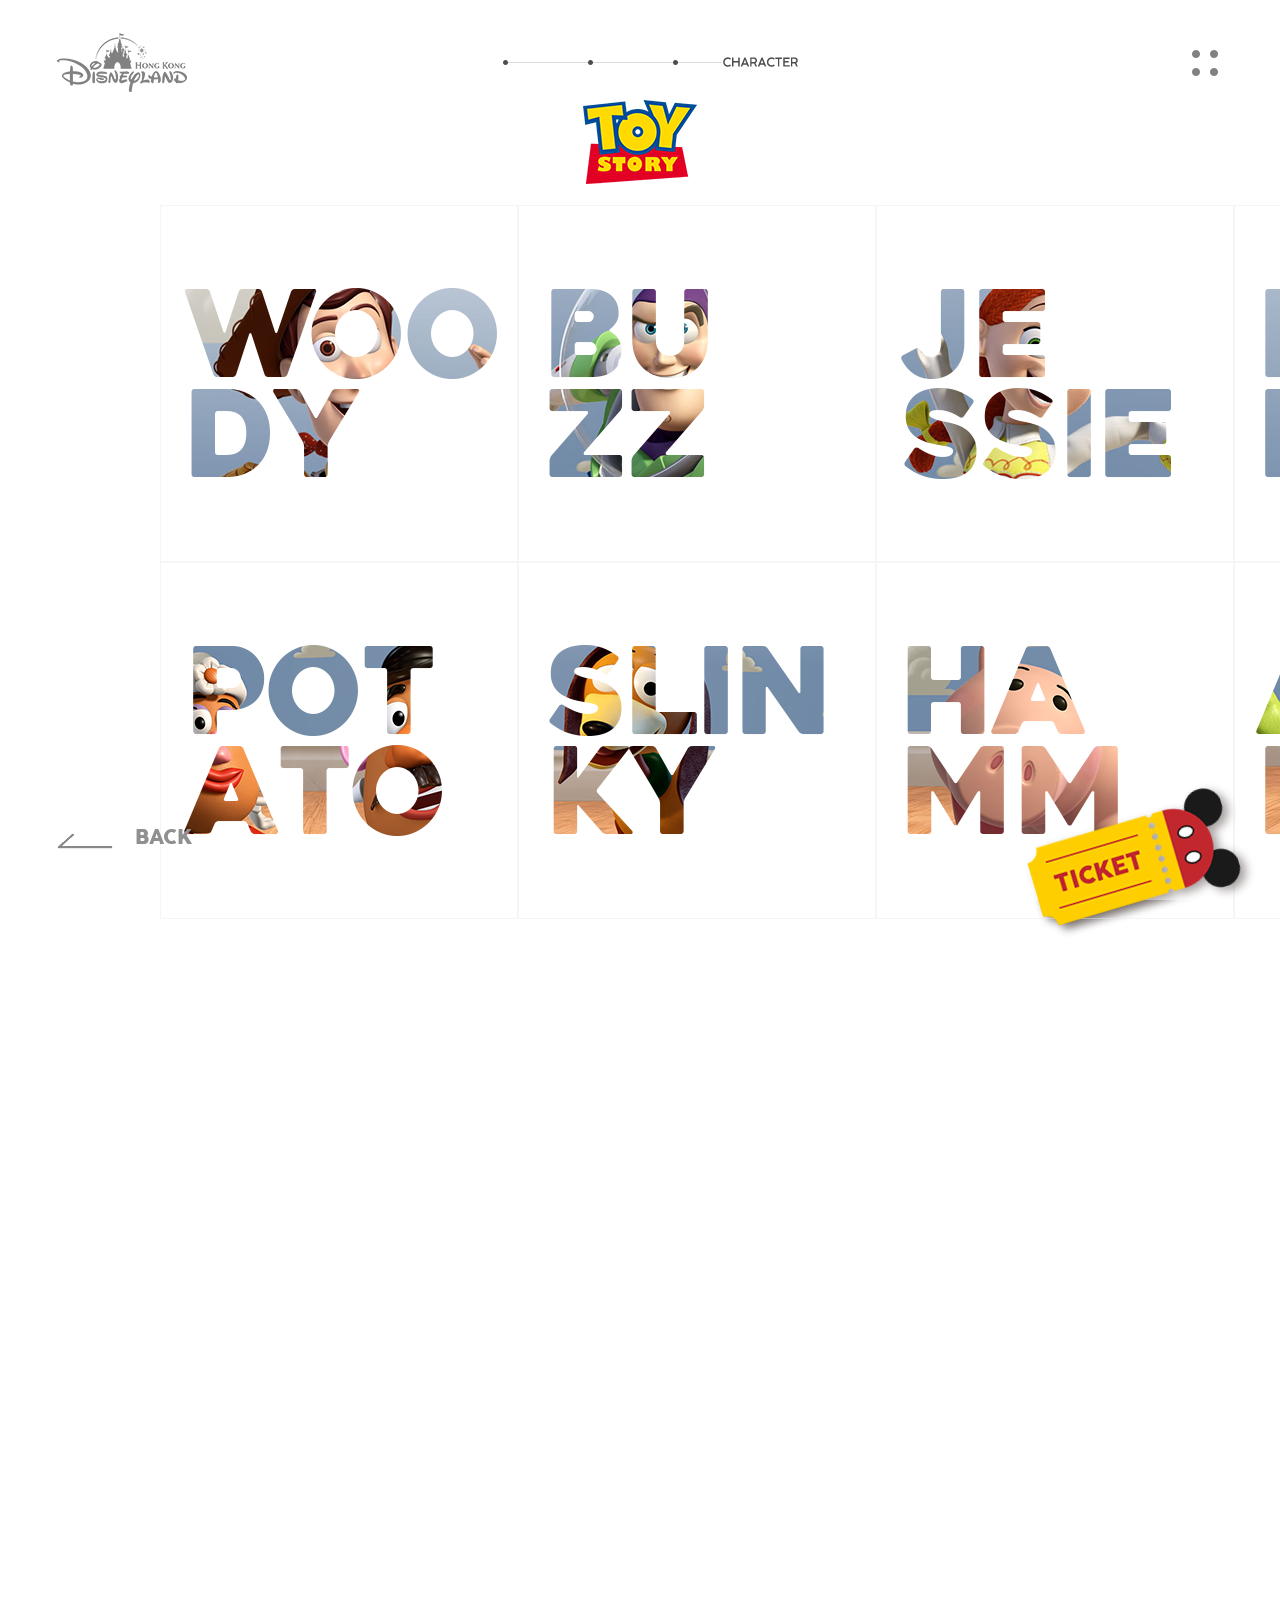
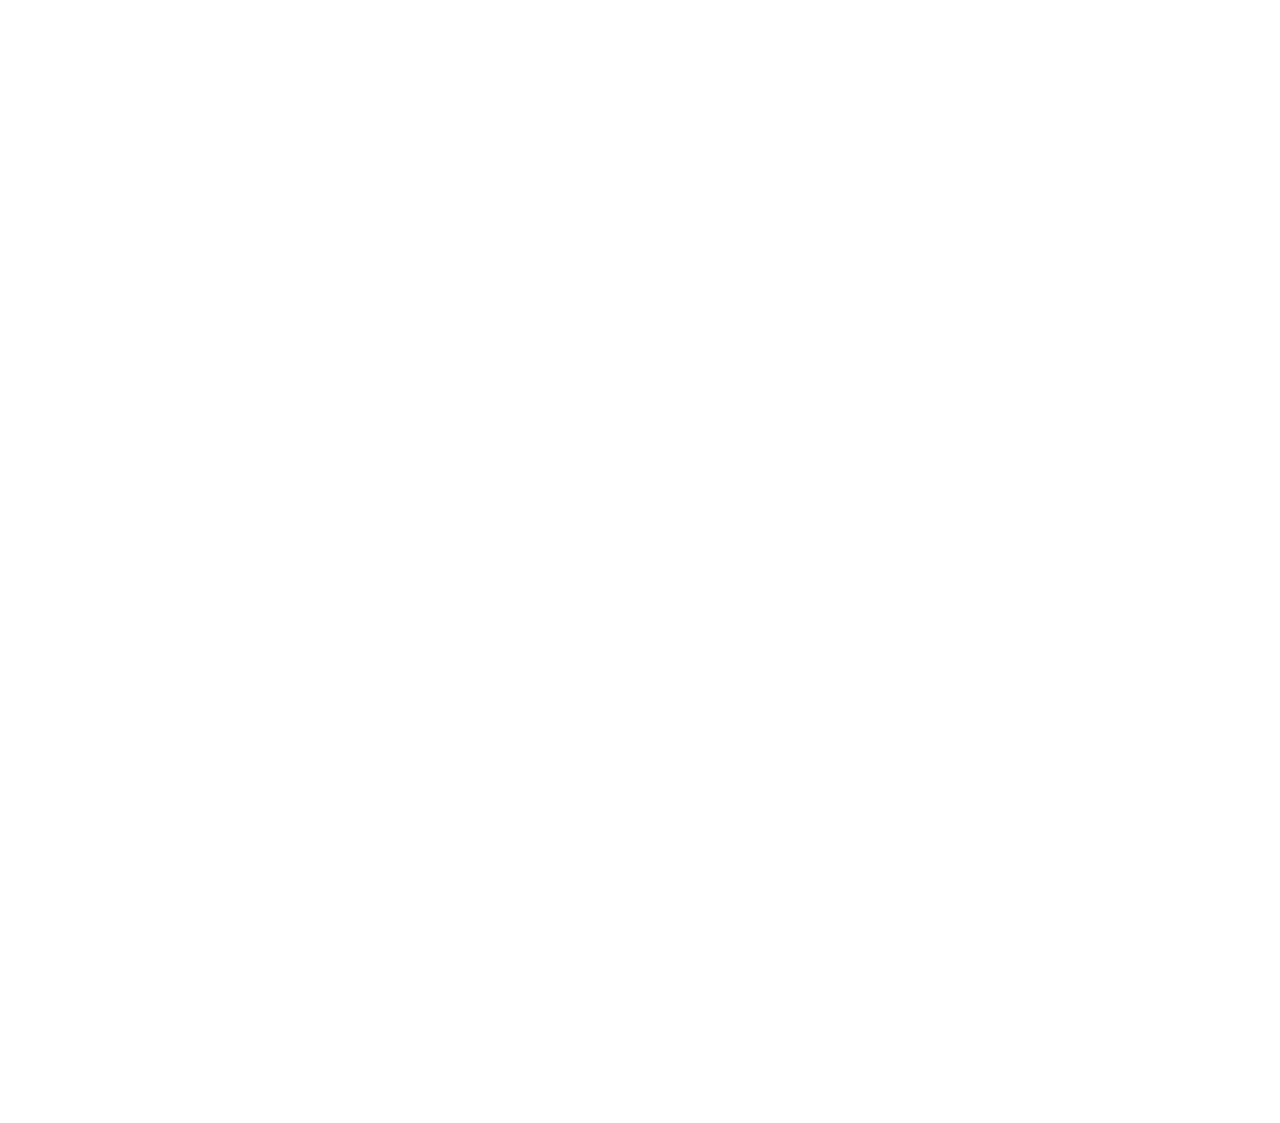
<file: sub_character_3.html>
<!DOCTYPE html>
<html lang="ko">
<head>
    <meta charset="UTF-8">
    <meta name="viewport" content="width=device-width,initial-scale=1.0,minimum-scale=1.0,maximum-scale=1.0">
    <meta http-equiv="X-UA-Compatible" content="IE=edge, chrome=1">
    <title>Hongkong Deisneyland - Characters</title>

    <link rel="stylesheet" href="css/plugin/reset.css">
    <link rel="stylesheet" href="css/plugin/fullPage.css">
    <link rel="stylesheet" href="css/sub_character_3.css">
    <link rel="stylesheet" href="css/font.css">

    <script src="js/plugin/jquery-1.8.1.min.js"></script>
    <script src="js/plugin/jquery.easing.1.3.min.js"></script>
    <script src="js/plugin/prefixfree.min.js"></script>
    <script src="js/plugin/respond.min.js"></script>
    <script src="js/plugin/jquery.nicescroll.min.js"></script>
    <script src="js/plugin/jquery.fullPage.min.js"></script>
    <script src="js/plugin/logic.js"></script>
    <script src="js/sub_character_3.js"></script>

    <!--[if It IE 9] <script src="js/respond.min.js"></script> <[endif]-->
    <link rel="shortcut icon" href="" type="image/x-icon">
    <link rel="favicon" href="" type="image/x-icon">



</head>
<body>

<!----------  fix section  ---------->

<header id="header">

    <h1><a href="index.html"><img src="image/common/hongkong-disneyland-logo02.png" alt="logo"></a></h1>

    <div id="navi"><img src="image/common/navi_character02.png" alt="character page"></div>

    <div id="menu_btn"><img src="image/common/menu_btn02.png" alt="menu_btn"></div>

    <a href="#toystory_box">
        <div id="back">
            <img src="image/common/back_arrow.png" alt="back">
            <div class="text">BACK</div>
        </div>
    </a>

    <div id="ticket">
        <img class="off" src="image/common/ticket-01.png" alt="ticket">
        <img class="on" src="image/common/ticket-02.png" alt="ticket">
    </div>

</header>


<section id="menu">

    <div class="logo">
        <img src="image/common/hongkong-disneyland-logo.png" alt="logo">
    </div>

    <div class="close">
        <img src="image/common/X-box.png" alt="close">
    </div>

    <ul class="menu_list">
        <li><a href="index.html">HOME</a></li>
        <li><a href="sub_attraction.html">ATTRACKTION</a></li>
        <li><a href="sub_entertainment.html">ENTERTAINMENT</a></li>
        <li><a href="sub_character_1.html">CHARACTER</a></li>
    </ul>

    <ul class="footer_left">

        <li class="about">
            <div>About</div>
            <div class="line"></div>
        </li>

        <li class="company">
            <div>Company</div>
            <div class="line"></div>
        </li>
    </ul>

    <ul class="footer_right">
        <li class="blog">
            <img src="image/menu/blog.png" alt="blog">
            <div class="line"></div>
        </li>

        <li class="youtube">
            <img src="image/menu/youtube.png" alt="youtube">
            <div class="line"></div>
        </li>

        <li class="facebook">
            <img src="image/menu/facebook.png" alt="facebook">
            <div class="line"></div>
        </li>

        <li class="twitter">
            <img src="image/menu/twitter.png" alt="twitter">
            <div class="line"></div>
        </li>

        <li class="earth">
            <img src="image/menu/earth.png" alt="internet">
            <div class="line"></div>
        </li>
    </ul>

</section>
<!--menu end-->


<section id="toystory_box">

    <section id="wt_header">

        <h1><a href="index.html"><img src="image/common/hongkong-disneyland-logo02.png" alt="logo"></a></h1>

        <div id="wt_navi"><img src="image/common/navi_character02.png" alt="character page"></div>

        <div id="wt_menu_btn"><img src="image/common/menu_btn02.png" alt="menu_btn"></div>

        <a href="sub_character_1.html">
            <div id="wt_back">
                <img src="image/common/back_arrow02.png" alt="back">
                <div class="text">BACK</div>
            </div>
        </a>

        <div id="wt_ticket">
            <img class="off" src="image/common/ticket-01.png" alt="ticket">
            <img class="on" src="image/common/ticket-02.png" alt="ticket">
        </div>

    </section>

    <section id="box_page">

        <div class="toystory_logo"><img src="image/character/toystory_logo.png" alt="toystory"></div>

        <div class="box">

            <div class="woody">
                <a href="#page01">
                    <img src="image/character/toystory_woody.png" alt="woody">
                    <img class="full" src="image/character/toystory_woody_on.png" alt="woody">
                </a>
            </div>

            <div class="buzz">
                <a href="#page02">
                    <img src="image/character/toystory_buzz.png" alt="buzz">
                    <img class="full" src="image/character/toystory_buzz_on.png" alt="buzz">
                </a>
            </div>

            <div class="jessie">
                <a href="#">
                    <img src="image/character/toystory_jessie.png" alt="jessie">
                    <img class="full" src="image/character/toystory_jessie_on.png" alt="jessie">
                </a>
            </div>

            <div class="bopeep">
                <a href="#page03">
                    <img src="image/character/toystory_bopeep.png" alt="bo peep">
                    <img class="full" src="image/character/toystory_bopeep_on.png" alt="bo peep">
                </a>
            </div>

            <div class="potato">
                <a href="#">
                    <img src="image/character/toystory_potato.png" alt="potato">
                    <img class="full" src="image/character/toystory_potato_on.png" alt="potato">
                </a>
            </div>

            <div class="slinky">
                <a href="#">
                    <img src="image/character/toystory_slinky.png" alt="slinky">
                    <img class="full" src="image/character/toystory_slinky_on.png" alt="slinky">
                </a>
            </div>

            <div class="hamm">
                <a href="#">
                    <img src="image/character/toystory_hamm.png" alt="hamm">
                    <img class="full" src="image/character/toystory_hamm_on.png" alt="hamm">
                </a>
            </div>

            <div class="aliens">
                <a href="#">
                    <img src="image/character/toystory_aliens.png" alt="aliens">
                    <img class="full" src="image/character/toystory_aliens_on.png" alt="aliens">
                </a>
            </div>

        </div>

    </section>

</section>



<!----------  fix section  end ---------->


<ul id="pagination">
    <li></li>
    <li></li>
    <li></li>
</ul>

<main id="fullpage" class="container">

    <section id="section01" class="section">

        <div class="img_box">
            <img src="image/character/toystory_woody_profile.jpg" alt="woody">
        </div>

        <div class="typo">
            <div class="subtit"><img src="image/character/toystory_woody_subtit.png" alt="about the film"></div>
            <div class="tit"><img src="image/character/toystory_woody_tit.png" alt="reach for the sky!"></div>
            <p>He is the main character of the Toy Story series. As Andy's favorite<br>
                cowboy toy, it is said that Andy has lived with him since<br>
                he was very young. He was the main character of a TV puppet<br>
                drama series set in the western era in the past,<br>
                and pulling the strings on his back will produce some lines from<br>
                the puppet show. There was originally a pistol,<br>
                but Andy lost it a long time ago.</p>
        </div>

    </section>
    <!-- scene01 end -->

    <section id="section02" class="section">

        <div class="img_box">
            <img src="image/character/toystory_buzz_profile.jpg" alt="buzz">
        </div>

        <div class="typo">
            <div class="subtit"><img src="image/character/toystory_buzz_subtit.png" alt="about the film"></div>
            <div class="tit"><img src="image/character/toystory_buzz_tit.png" alt="to infinity and beyound!"></div>
            <p>He is a brawny electronic spaceman action figure. He has fair skin,<br>
                blue eyes, a purple head cap and collar, a clear plastic space helmet<br>
                with purple buttons on both sides that open or close it.<br>
                Buzz starts out as a surprise birthday present for Andy from his mother.<br>
                As the days pass, Buzz quickly becomes Andy's new favorite toy,<br>
                although Buzz believes himself to be the real Space Ranger. This leads<br>
                to tension with Woody because prior to Buzz's arrival, Woody<br>
                has been Andy's favorite toy since kindergarten.</p>
        </div>

    </section>
    <!-- scene02 end -->

    <section id="section03" class="section">

        <div class="img_box">
            <img src="image/character/toystory_bopeep_profile.jpg" alt="bo peep">
        </div>

        <div class="typo">
            <div class="subtit"><img src="image/character/toystory_bopeep_subtit.png" alt="about the film"></div>
            <div class="tit"><img src="image/character/toystory_bopeep_tit.png" alt="the sooner we move, the better."></div>
            <p>She is a porcelain shepherdess figurine and Sheriff Woody's girlfriend<br>
                in the films. When Woody gathers up the toys for a staff meeting,<br>
                She hooks her cane on Woody's neck to pull him closer, thanks him<br>
                for saving her flock, and asks if she can have somebody else, like<br>
                Woody, to "watch the sheep tonight," to which Woody laughs sheepishly.</p>
        </div>

    </section>
    <!-- scene03 end -->


</main><!-- wrap end -->




<!----------  pop section  ---------->


<div class="pop">

</div><!--pop end-->


<!----------  pop section  end  ---------->



















</body>
</html>
</file>
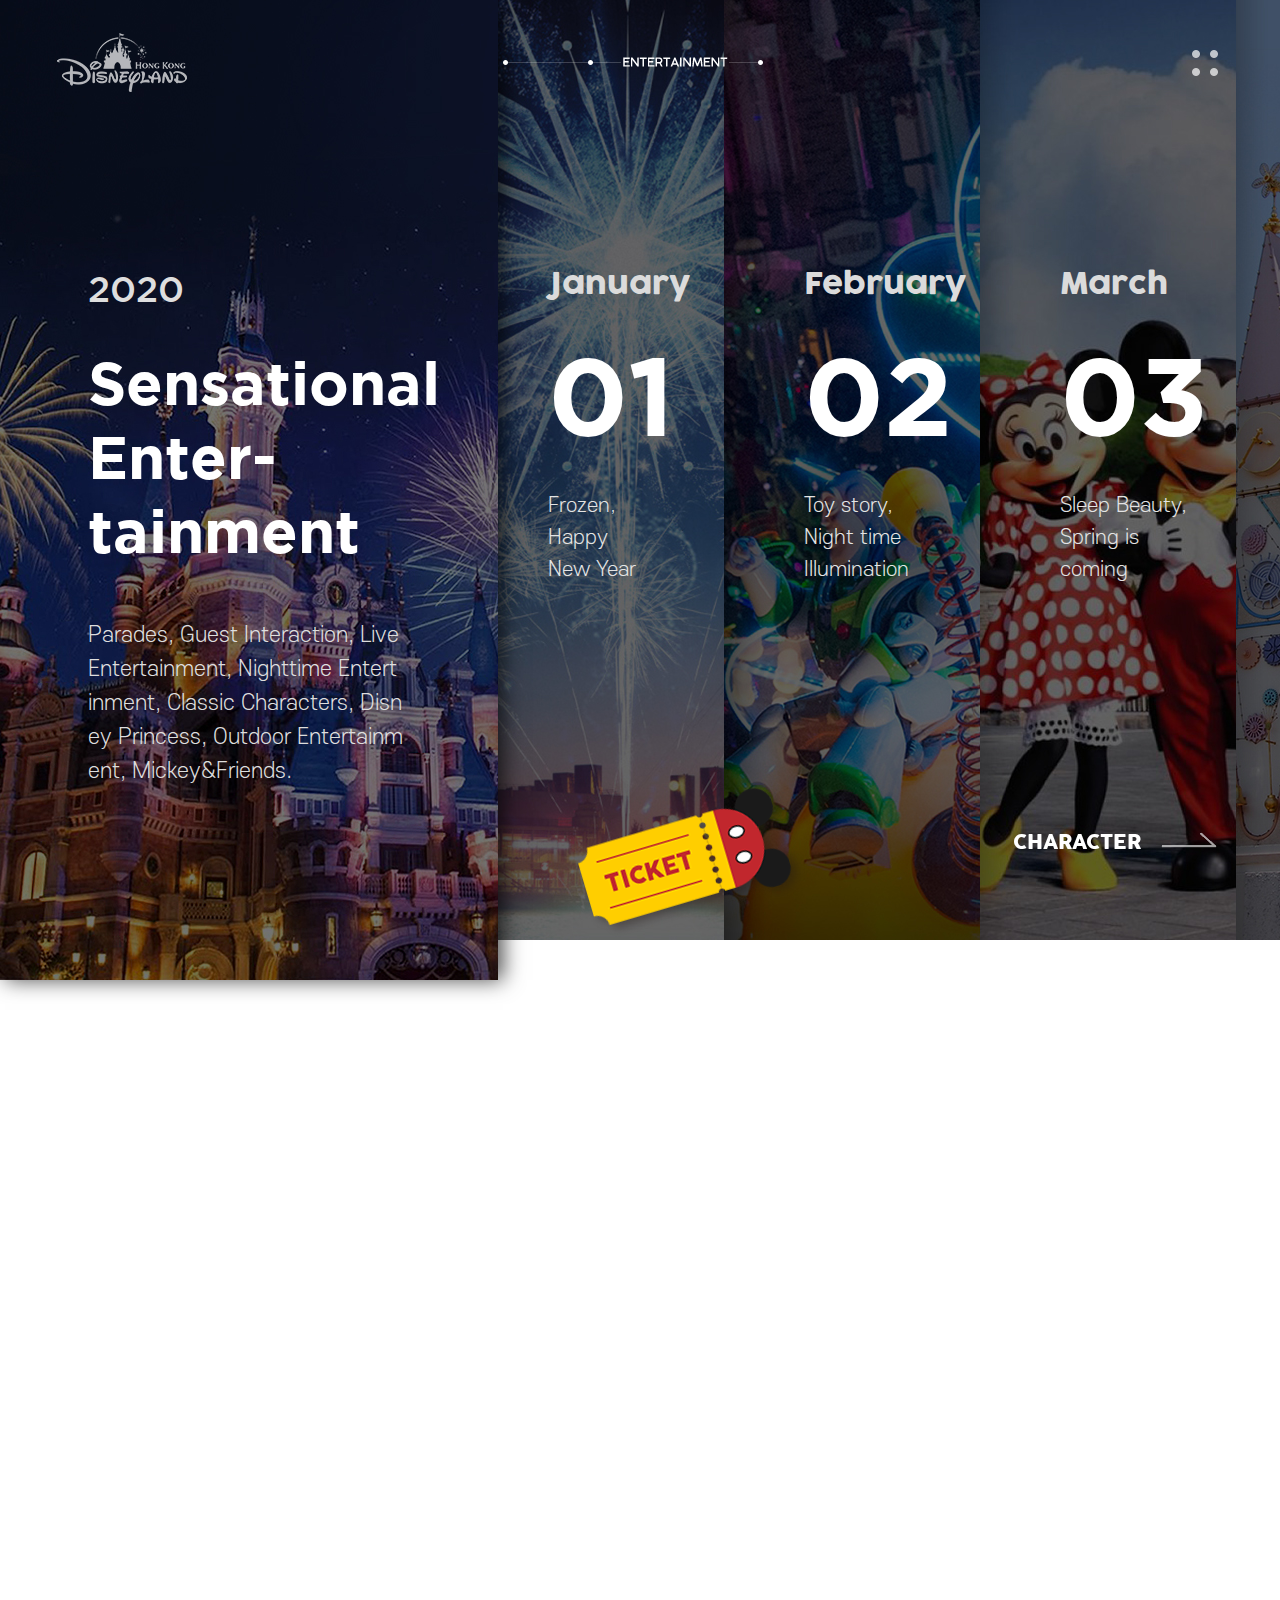
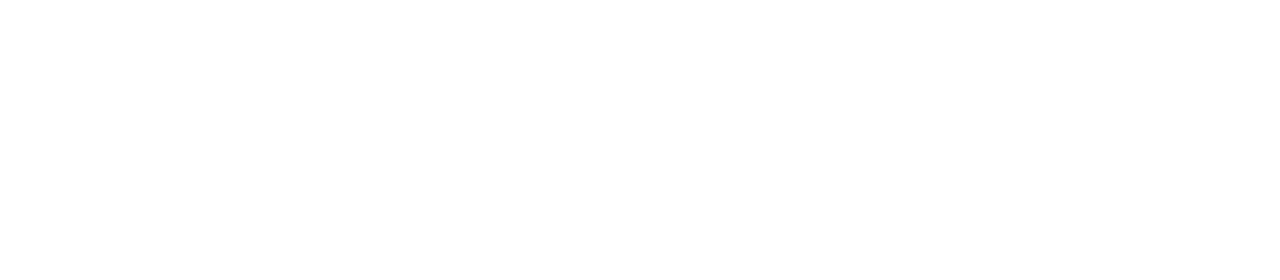
<file: sub_entertainment.html>
<!DOCTYPE html>
<html lang="ko">
<head>
    <meta charset="UTF-8">
    <meta name="viewport" content="width=device-width,initial-scale=1.0,minimum-scale=1.0,maximum-scale=1.0">
    <meta http-equiv="X-UA-Compatible" content="IE=edge, chrome=1">
    <title>Hongkong Deisneyland - entertainment</title>

    <link rel="stylesheet" href="css/plugin/reset.css">
    <link rel="stylesheet" href="css/plugin/fullPage.css">
    <link rel="stylesheet" href="https://unpkg.com/swiper/swiper-bundle.min.css">
    <link rel="stylesheet" href="css/plugin/slick.css">
    <link rel="stylesheet" href="css/sub_entertainment.css">
    <link rel="stylesheet" href="css/font.css">

    <script src="js/plugin/jquery-1.8.1.min.js"></script>
    <script src="js/plugin/jquery.easing.1.3.min.js"></script>
    <script src="js/plugin/jquery.nicescroll.min.js"></script>
    <script src="js/plugin/jquery.fullPage.min.js"></script>
    <script src="js/plugin/logic.js"></script>
    <script src="https://unpkg.com/swiper/swiper-bundle.min.js"></script>
    <script src="js/plugin/slick.min.js"></script>
    <script src="js/sub_entertainment.js"></script>

    <!--[if It IE 9] <script src="js/respond.min.js"></script> <[endif]-->
    <link rel="shortcut icon" href="" type="image/x-icon">
    <link rel="favicon" href="" type="image/x-icon">



</head>
<body>

<!----------  fix section  ---------->

<header id="header">

    <h1><a href="index.html"><img src="image/common/hongkong-disneyland-logo.png" alt="logo"></a></h1>

    <div id="navi"><img src="image/common/navi_entertainment.png" alt="entertainment page"></div>

    <div id="menu_btn"><img src="image/common/menu_btn.png" alt="menu_btn"></div>

    <div id="ticket">
        <img class="off" src="image/common/ticket-01.png" alt="ticket">
        <img class="on" src="image/common/ticket-02.png" alt="ticket">
    </div>

    <div id="back">
        <img src="image/common/back_arrow.png" alt="back">
        <div class="text">BACK</div>
    </div>

</header>


<section id="menu">

    <div class="logo">
        <img src="image/common/hongkong-disneyland-logo.png" alt="logo">
    </div>

    <div class="close">
        <img src="image/common/X-box.png" alt="close">
    </div>

    <ul class="menu_list">
        <li><a href="index.html">HOME</a></li>
        <li><a href="sub_attraction.html">ATTRACKTION</a></li>
        <li><a href="sub_entertainment.html">ENTERTAINMENT</a></li>
        <li><a href="sub_character_1.html">CHARACTER</a></li>
    </ul>

    <ul class="footer_left">

        <li class="about">
            <div>About</div>
            <div class="line"></div>
        </li>

        <li class="company">
            <div>Company</div>
            <div class="line"></div>
        </li>
    </ul>

    <ul class="footer_right">
        <li class="blog">
            <img src="image/menu/blog.png" alt="blog">
            <div class="line"></div>
        </li>

        <li class="youtube">
            <img src="image/menu/youtube.png" alt="youtube">
            <div class="line"></div>
        </li>

        <li class="facebook">
            <img src="image/menu/facebook.png" alt="facebook">
            <div class="line"></div>
        </li>

        <li class="twitter">
            <img src="image/menu/twitter.png" alt="twitter">
            <div class="line"></div>
        </li>

        <li class="earth">
            <img src="image/menu/earth.png" alt="internet">
            <div class="line"></div>
        </li>
    </ul>

</section>
<!--menu end-->

<section id="ent_main">

    <div class="ticket">
        <img class="off" src="image/common/ticket-01.png" alt="ticket">
        <img class="on" src="image/common/ticket-02.png" alt="ticket">
    </div>

    <a href="sub_character_1.html">
        <div class="next">
            CHARACTER<img src="image/common/next_arrow.png" alt="attraction">
        </div>
    </a>


    <div class="fix_box">

        <div class="typo">
            <div class="subtit">2020</div>
            <div class="tit">Sensational<br>Enter-<br>tainment</div>
            <p>Parades, Guest Interaction, Live<br>
                Entertainment, Nighttime Entert<br>
                inment, Classic Characters, Disn<br>
                ey Princess, Outdoor Entertainm<br>
                ent, Mickey&Friends.</p>
        </div>

        <img src="image/entertainment/ent_bg.jpg" alt="sensational entertainment">
    </div>

    <div class="container">
        <!-- Slider main container -->
        <div class="swiper-container">
            <!-- Additional required wrapper -->
            <div class="swiper-wrapper">

                <div class="swiper-slide month_01">
                    <a href="#page01">
                        <div class="typo">
                            <div class="subtit">January</div>
                            <div class="tit">01</div>
                            <p>Frozen,<br>
                                Happy<br>
                                New Year</p>
                        </div>
                        <img src="image/entertainment/ent_01.jpg" alt="january">
                        <img class="on" src="image/entertainment/ent_01_on.jpg" alt="january">
                    </a>
                </div>

                <div class="swiper-slide">
                    <div class="typo">
                        <div class="subtit">February</div>
                        <div class="tit">02</div>
                        <p>Toy story,<br>
                            Night time<br>
                            Illumination</p>
                    </div>
                    <img src="image/entertainment/ent_02.jpg" alt="february">
                </div>

                <div class="swiper-slide month_03">
                    <a href="#page02">
                        <div class="typo">
                            <div class="subtit">March</div>
                            <div class="tit">03</div>
                            <p>Sleep Beauty,<br>
                                Spring is<br>
                                coming</p>
                        </div>
                        <img src="image/entertainment/ent_03.jpg" alt="march">
                        <img class="on" src="image/entertainment/ent_03_on.jpg" alt="march">
                    </a>
                </div>

                <div class="swiper-slide">
                   <div class="typo">
                        <div class="subtit">April</div>
                        <div class="tit">04</div>
                        <p>Alice in<br>
                           Wonderland,<br>
                           Flower</p>
                   </div>
                    <img src="image/entertainment/ent_04.jpg" alt="april">
                </div>

                <div class="swiper-slide">
                    <div class="typo">
                        <div class="subtit">May</div>
                        <div class="tit">05</div>
                        <p>Dumbo the<br>
                            Flying Elephant<br>
                            Fantasy</p>
                    </div>
                    <img src="image/entertainment/ent_05.jpg" alt="may">
                </div>

                 <div class="swiper-slide">
                     <div class="typo">
                         <div class="subtit">June</div>
                         <div class="tit">06</div>
                         <p>Toy Story<br>
                             & Pixar Pals<br>
                             Summer Splash</p>
                     </div>
                     <img src="image/entertainment/ent_06.jpg" alt="june">
                 </div>

                </div>

            </div>

        </div>
    </div>

</section>

<!----------  fix section  end ---------->


<main id="fullpage" class="container">

    <section id="section01" class="section">

        <div class="fix_box">

            <div class="typo">
                <div class="subtit">2020</div>
                <div class="tit01">January</div>
                <div class="tit02">01</div>
                <p>The Snow Must Go On,<br>
                    Frozen,<br>
                    Happy New year</p>
            </div>

            <img src="image/entertainment/ent_01_left.jpg" alt="january">
        </div>

        <div class="slide_box"></div>

        <div id="drag_01">
            <div class="day_18">
                <div class="typo">
                    <div class="top">SHOW</div>
                    <div class="date">18</div>
                    <div class="day">Saturday</div>
                    <div class="box"></div>
                    <p>Warm yourself in the wondrous magic<br>
                        and music of Frozen in a spectacular<br>
                        stage show inspired by the movie.</p>
                </div>

                <div class="photo">
                    <img src="image/entertainment/ent_01_18.jpg" alt="saturday show">
                </div>
            </div>

            <div class="day_19">
                <div class="typo">
                    <div class="top">SHOW</div>
                    <div class="date">19</div>
                    <div class="day">Sunday</div>
                    <div class="box"></div>
                    <p>Discover a stunning nighttime<br>
                        water show that celebrates family,<br>
                        friends and new beginnings.</p>
                </div>

                <div class="photo">
                    <img src="image/entertainment/ent_01_19.jpg" alt="sunday show">
                </div>
            </div>

            <div class="day_20">
                <div class="typo">
                    <div class="top">PARADE</div>
                    <div class="date">20</div>
                    <div class="day">Monday</div>
                    <div class="box"></div>
                    <p>Have some fun with a Frozen friend<br>
                        as you come nose-to-nose with<br>
                        Arendelle’s summer-loving snowman, Olaf.</p>
                </div>

                <div class="photo">
                    <img src="image/entertainment/ent_01_20.jpg" alt="monday parade">
                </div>
            </div>

            <div class="day_21">
                <div class="typo">
                    <div class="top">SHOW</div>
                    <div class="date">21</div>
                    <div class="day">Tuesday</div>
                    <div class="box"></div>
                    <p>Relive the romance and magic of a tale<br>
                        as old as time in a lavish Broadway-<br>
                        style musical version of Beauty and<br>
                        the Beast.</p>
                </div>

                <div class="photo">
                    <img src="image/entertainment/ent_01_21.jpg" alt="tuesday show">
                </div>
            </div>

            <div class="day_22">
                <div class="typo">
                    <div class="top">SHOW</div>
                    <div class="date">22</div>
                    <div class="day">Wednesday</div>
                    <div class="box"></div>
                    <p>You’ll melt for this heartwarming<br>
                        celebration of Frozen with a flurry of<br>
                        stories, songs and special guests.</p>
                </div>

                <div class="photo">
                    <img src="image/entertainment/ent_01_22.jpg" alt="wednesday show">
                </div>
            </div>
        </div>

    </section>
    <!-- scene01 end -->

    <section id="section02" class="section">

        <div class="fix_box">

            <div class="typo">
                <div class="subtit">2020</div>
                <div class="tit01">March</div>
                <div class="tit02">03</div>
                <p>Spring coming<br>
                    Sleep Beauty Castle<br>
                    Walkthrough</p>
            </div>

            <img src="image/entertainment/ent_03_left.jpg" alt="march">
        </div>

        <div class="slide_box"></div>

        <div id="drag_03">
            <div class="day_23">
                <div class="typo">
                    <div class="top">PARADE</div>
                    <div class="date">23</div>
                    <div class="day">Sunday</div>
                    <div class="box"></div>
                    <p>Five Disney princesses ride<br>
                        on the "heroines" float in<br>
                        Mickey's Soundsational Parade!</p>
                </div>

                <div class="photo">
                    <img src="image/entertainment/ent_03_23.jpg" alt="sunday parade">
                </div>
            </div>

            <div class="day_24">
                <div class="typo">
                    <div class="top">SHOW</div>
                    <div class="date">24</div>
                    <div class="day">Monday</div>
                    <div class="box"></div>
                    <p>Brighten up your night by<br>
                        watching this parade of pixie<br>
                        -dust infused light and color!</p>
                </div>

                <div class="photo">
                    <img src="image/entertainment/ent_03_24.jpg" alt="monday show">
                </div>
            </div>

            <div class="day_25">
                <div class="typo">
                    <div class="top">PARADE</div>
                    <div class="date">25</div>
                    <div class="day">Tuesday</div>
                    <div class="box"></div>
                    <p>Delight in a spellbinding nighttime<br>
                        show that brings Cinderella Castle<br>
                        to life with Disney scenes and characters.</p>
                </div>

                <div class="photo">
                    <img src="image/entertainment/ent_03_25.jpg" alt="tuesday parade">
                </div>
            </div>

            <div class="day_26">
                <div class="typo">
                    <div class="top">SHOW</div>
                    <div class="date">26</div>
                    <div class="day">Wednesday</div>
                    <div class="box"></div>
                    <p>Flock to see Donald Duck, star of The<br>
                        Three Caballeros, who is greeting fans<br>
                        in front of an ancient Aztec pyramid.</p>
                </div>

                <div class="photo">
                    <img src="image/entertainment/ent_03_26.jpg" alt="wednesday show">
                </div>
            </div>

            <div class="day_27">
                <div class="typo">
                    <div class="top">PARADE</div>
                    <div class="date">27</div>
                    <div class="day">Thursday</div>
                    <div class="box"></div>
                    <p>Dance and sing along at a musical<br>
                        celebration for Mickey and Minnie featu
                        -ring colorful floats and beloved<br>
                        Disney pals.</p>
                </div>

                <div class="photo">
                    <img src="image/entertainment/ent_03_27.jpg" alt="thursday show">
                </div>
            </div>
        </div>

    </section>
    <!-- scene02 end -->


</main><!-- wrap end -->




<!----------  pop section  ---------->


<div class="pop">

</div><!--pop end-->


<!----------  pop section  end  ---------->



















</body>
</html>
</file>
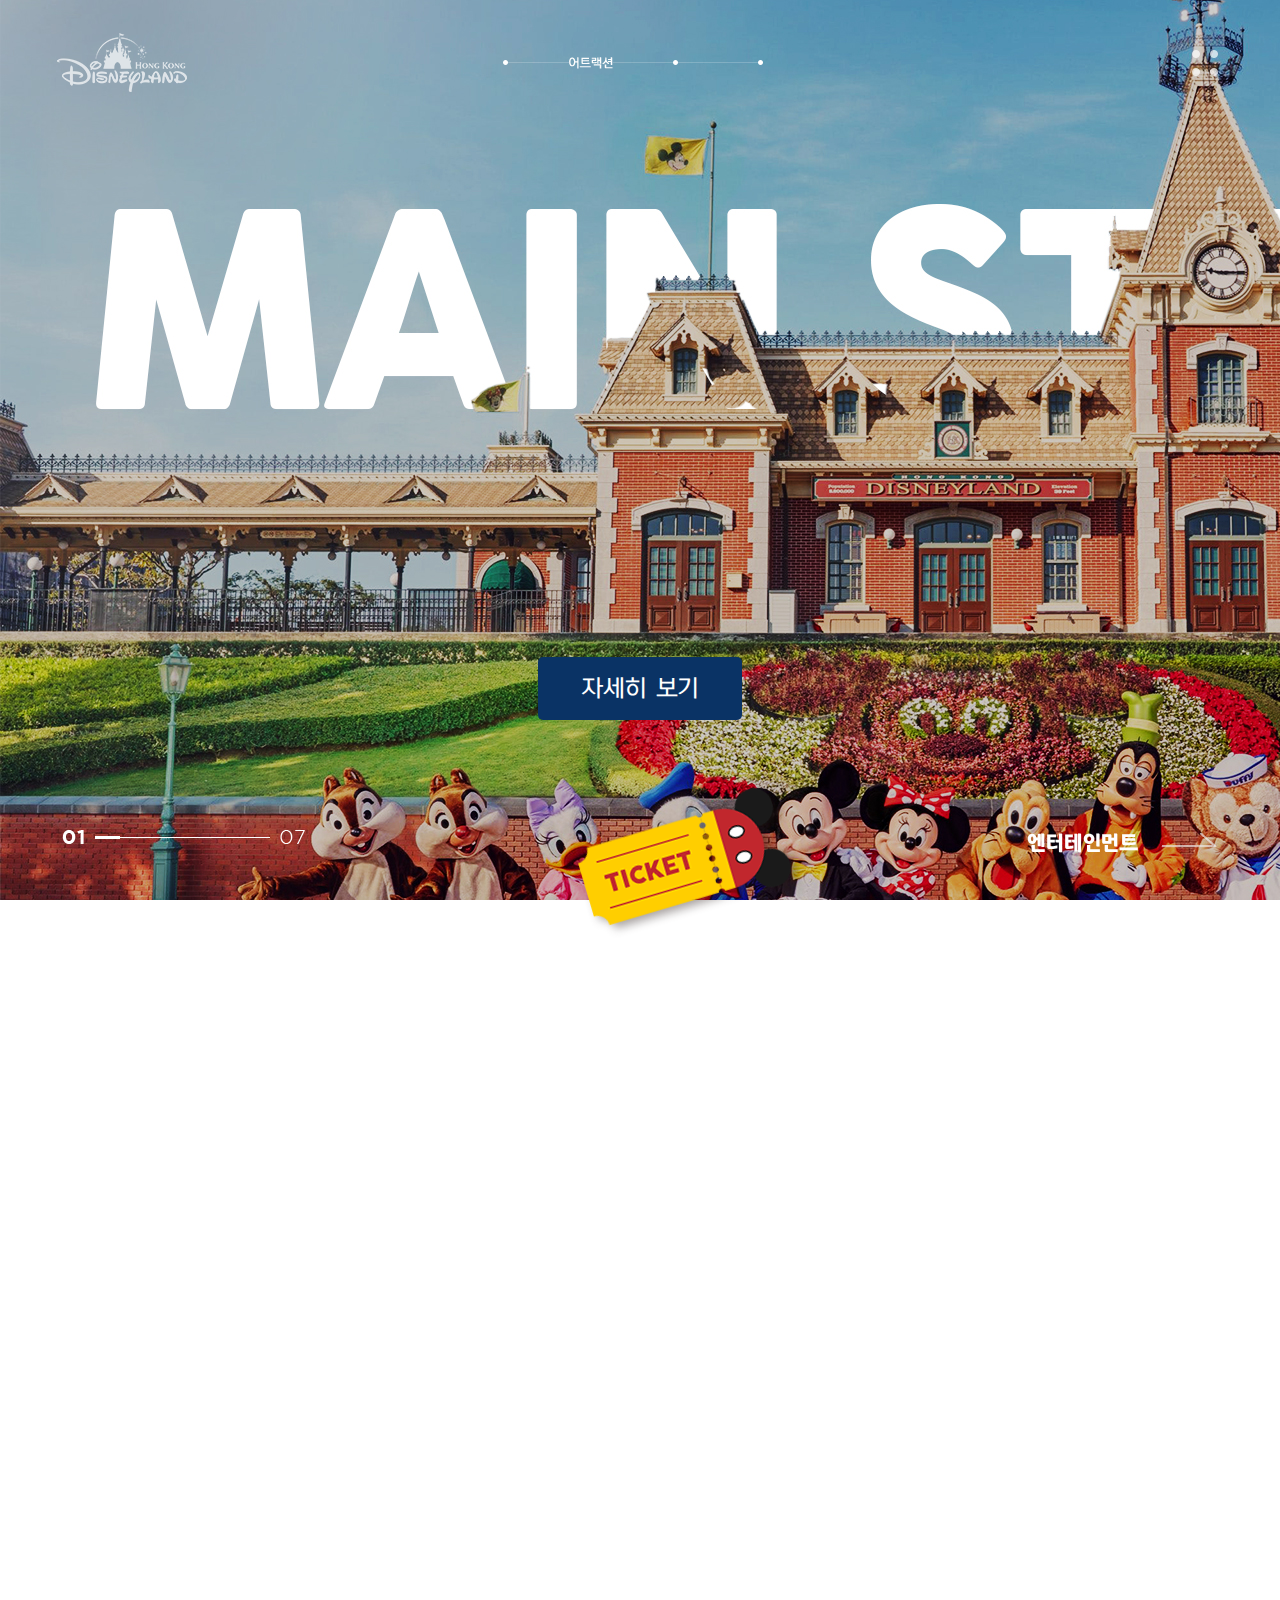
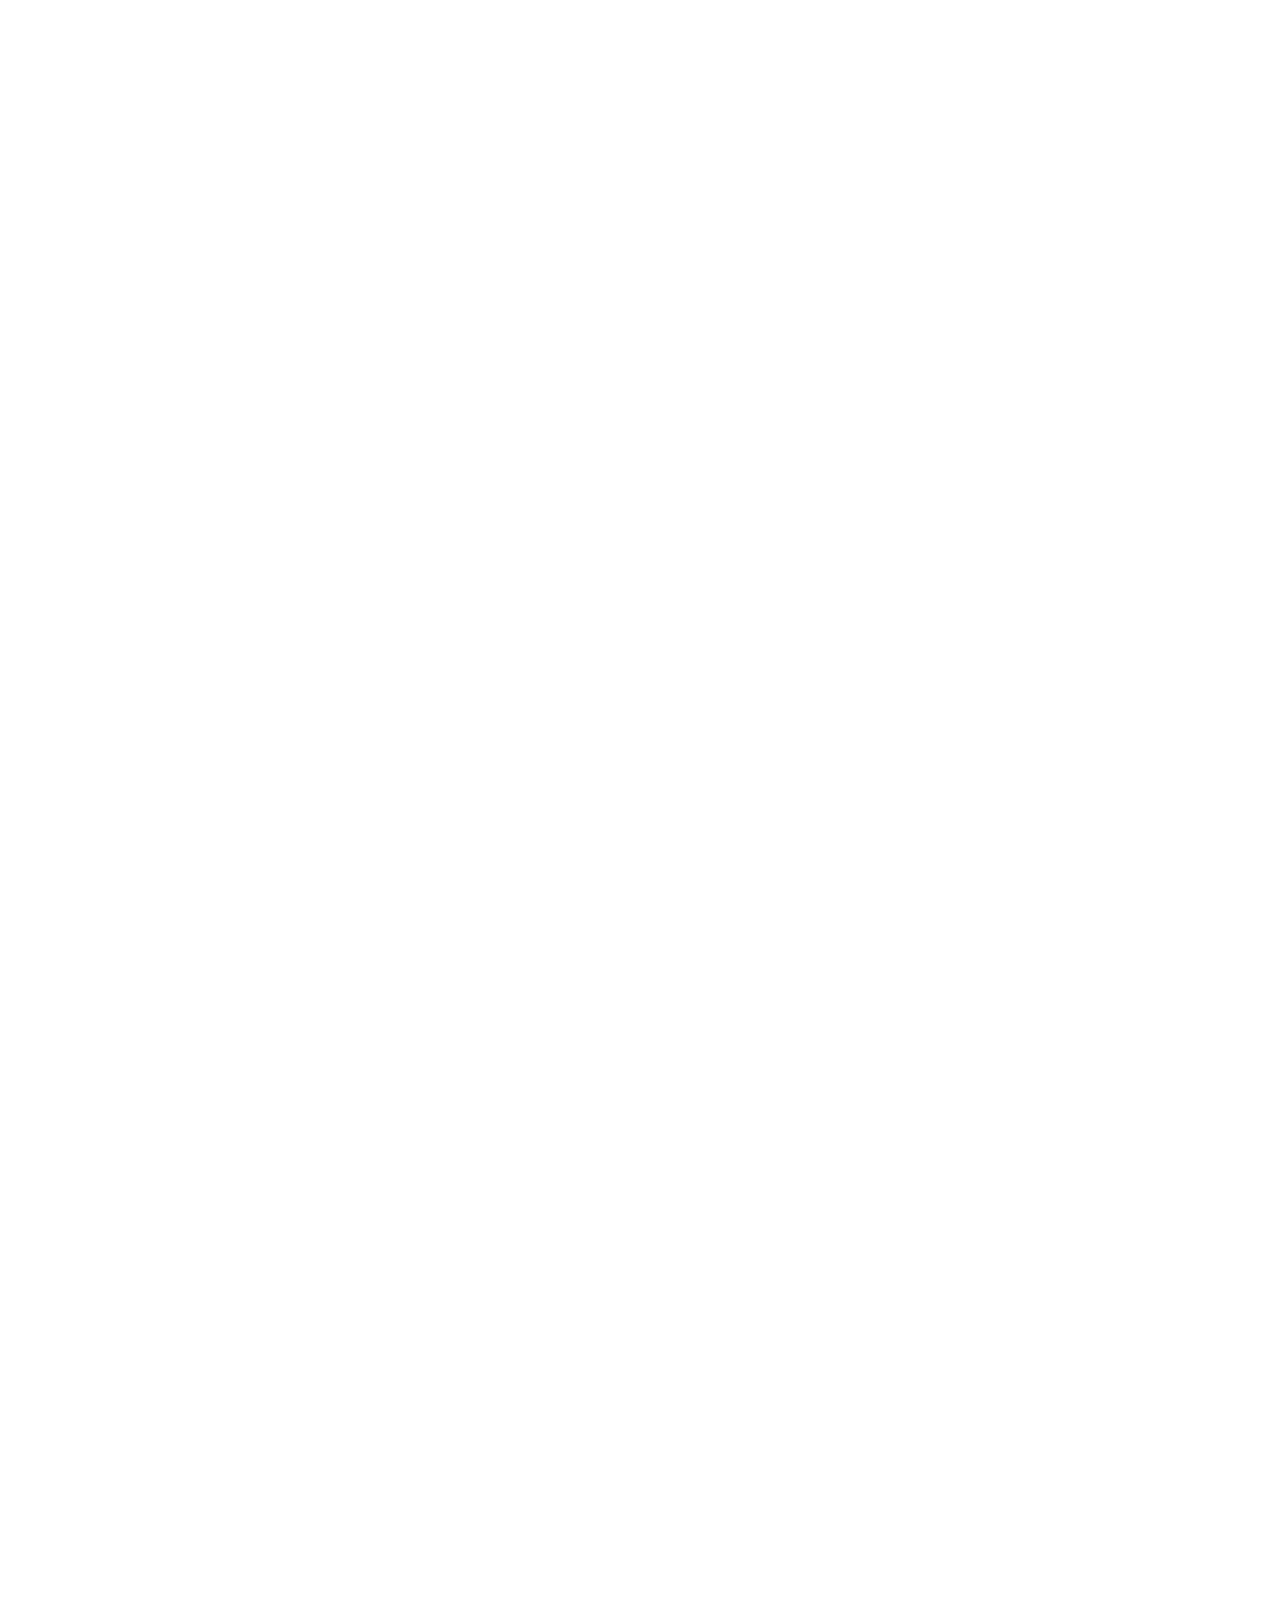
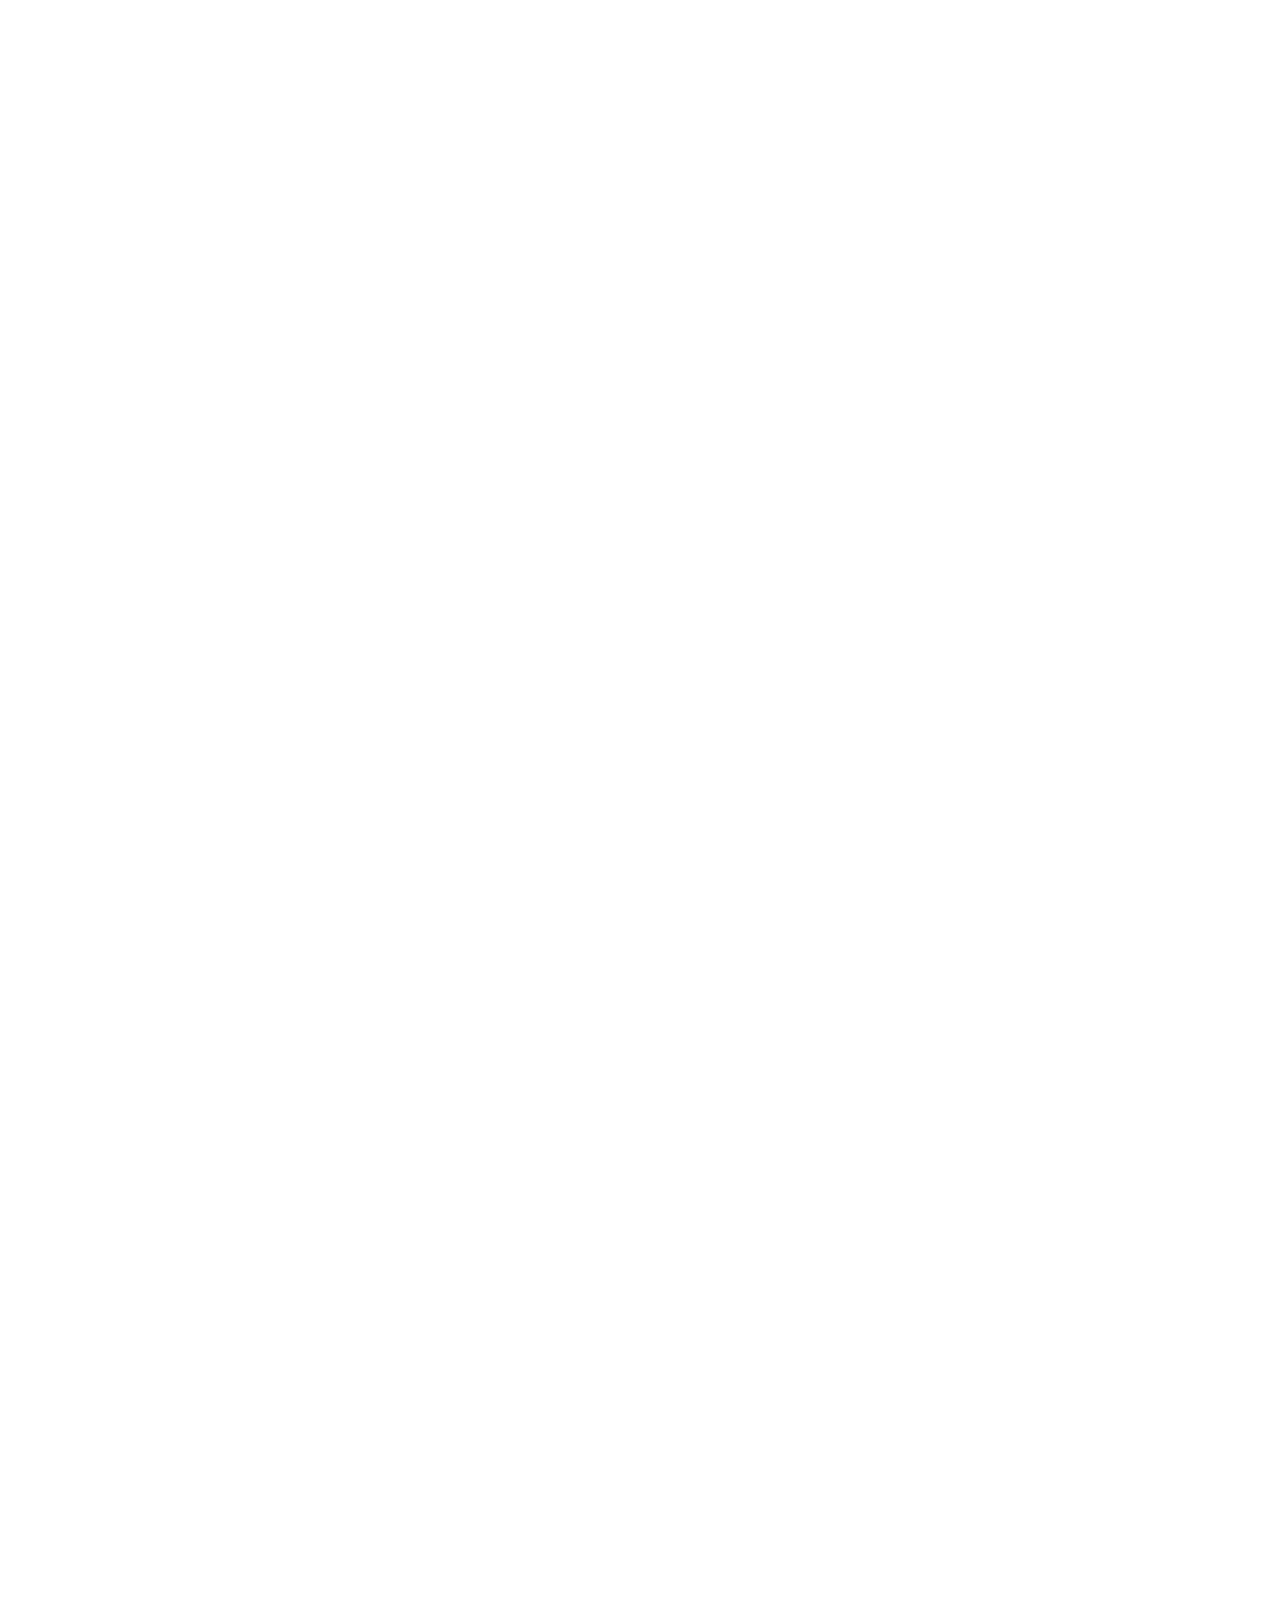
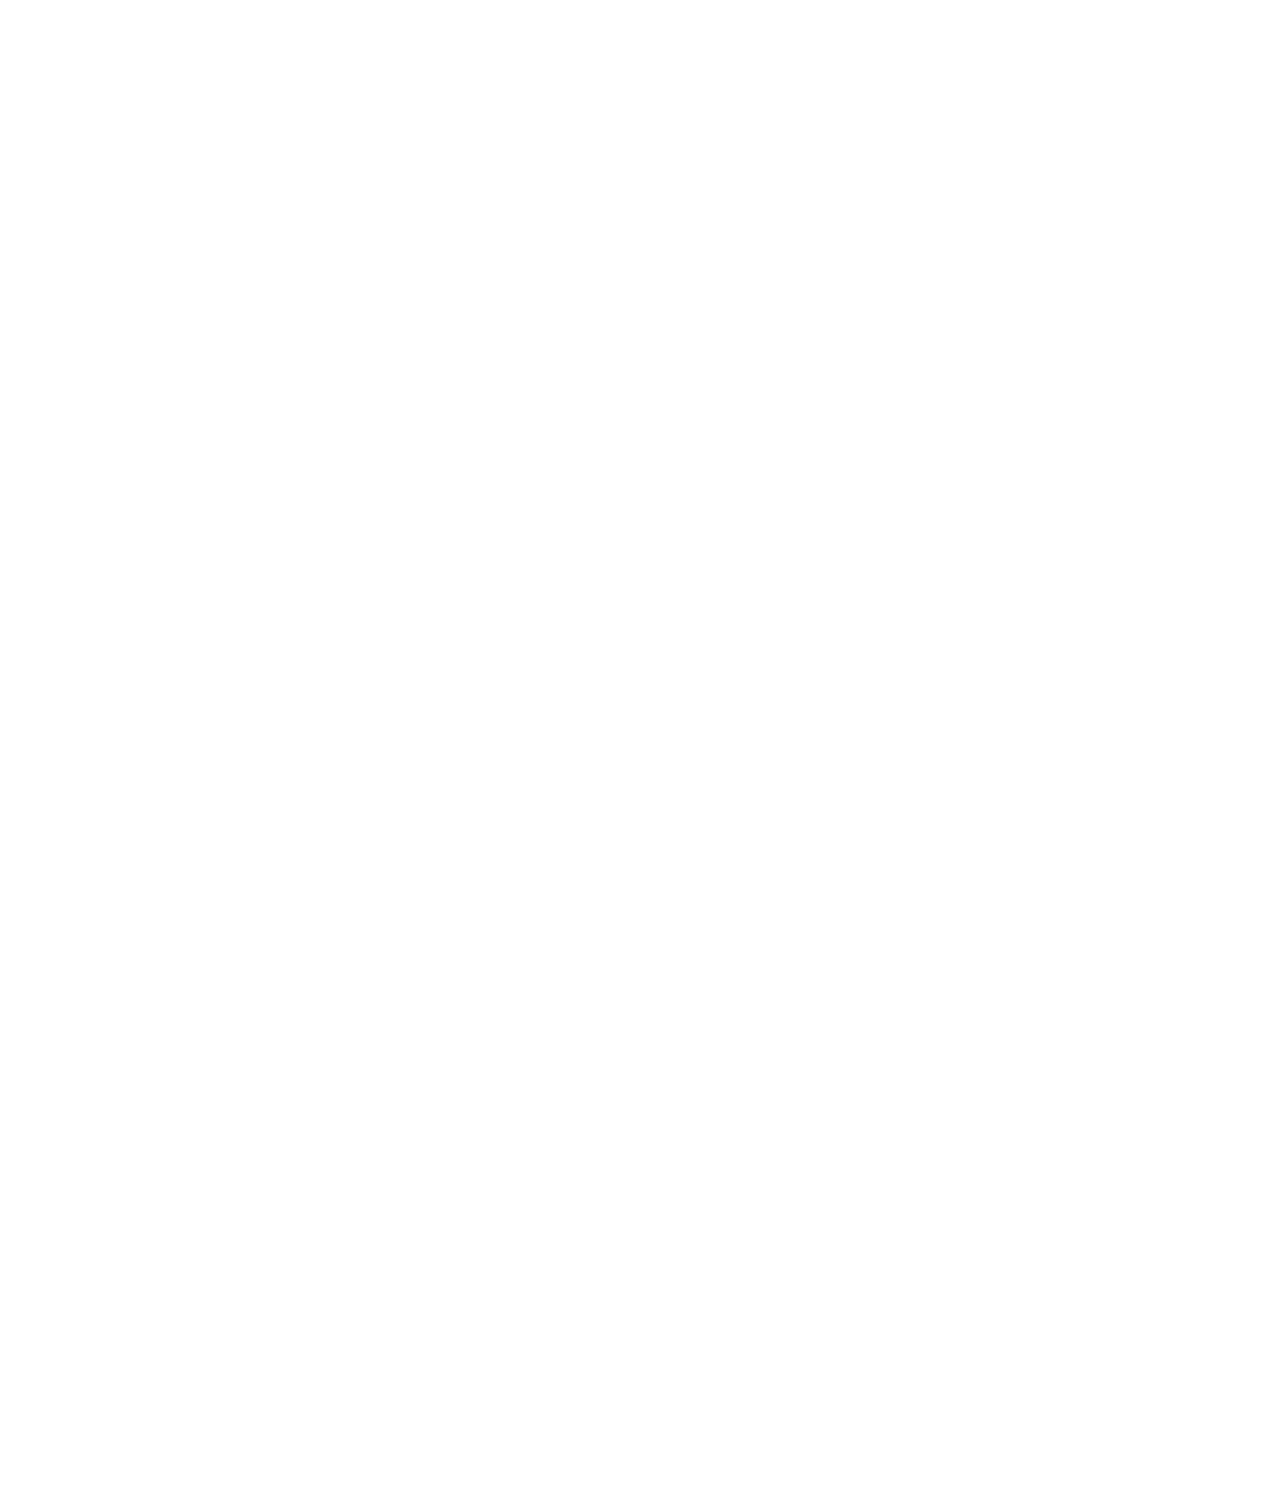
<file: Ko/sub_attraction.html>
<!DOCTYPE html>
<html lang="ko">
<head>
    <meta charset="UTF-8">
    <meta name="viewport" content="width=device-width,initial-scale=1.0,minimum-scale=1.0,maximum-scale=1.0">
    <meta http-equiv="X-UA-Compatible" content="IE=edge, chrome=1">
    <title>홍콩 디즈니랜드 - 어트랙션</title>

    <link rel="stylesheet" href="css/plugin/reset.css">
    <link rel="stylesheet" href="css/plugin/fullPage.css">
    <link rel="stylesheet" href="css/plugin/slick.css">
    <link rel="stylesheet" href="css/sub_attraction.css">
    <link rel="stylesheet" href="css/font.css">

    <script src="js/plugin/jquery-1.8.1.min.js"></script>
    <script src="js/plugin/jquery.easing.1.3.min.js"></script>
    <script src="js/plugin/prefixfree.min.js"></script>
    <script src="js/plugin/respond.min.js"></script>
    <script src="js/plugin/jquery.nicescroll.min.js"></script>
    <script src="js/plugin/jquery.fullPage.min.js"></script>
    <script src="js/plugin/logic.js"></script>
    <script src="js/plugin/slick.min.js"></script>
    <script src="js/sub_attraction.js"></script>

    <!--[if It IE 9] <script src="js/respond.min.js"></script> <[endif]-->
    <link rel="shortcut icon" href="" type="image/x-icon">
    <link rel="favicon" href="" type="image/x-icon">


</head>
<body>

<!----------  fix section  ---------->


<header id="header">

    <h1><a href="index.html"><img src="../image/common/hongkong-disneyland-logo.png" alt="logo"></a></h1>

    <div id="navi"><img src="../image/common/KO_navi_attraction.png" alt="attraction page"></div>

    <div id="menu_btn"><img src="../image/common/menu_btn.png" alt="menu_btn"></div>

    <div id="ticket">
        <img class="off" src="../image/common/ticket-01.png" alt="ticket">
        <img class="on" src="../image/common/ticket-02.png" alt="ticket">
    </div>

    <div id="pagination">

        <span class="left_number">
            <img src="../image/attraction/slide_01.png" alt="01">
            <img src="../image/attraction/slide_02.png" alt="02">
            <img src="../image/attraction/slide_03.png" alt="03">
            <img src="../image/attraction/slide_04.png" alt="04">
            <img src="../image/attraction/slide_05.png" alt="05">
            <img src="../image/attraction/slide_06.png" alt="06">
            <img src="../image/attraction/slide_07.png" alt="07">
        </span>

        <div class="slide_bar">
            <div class="line"></div>
        </div>

        <span class="right_number"><img src="../image/attraction/slide_07_right.png" alt="07"></span>

    </div>

    <a href="sub_entertainment.html">
        <div class="next">
            엔터테인먼트<img src="../image/common/next_arrow.png" alt="attraction">
        </div>
    </a>

</header>

<!-- header end -->


<section id="menu">

    <div class="close">
        <img src="../image/common/X-box.png" alt="close">
    </div>

    <ul class="menu_list">
        <li><a href="index.html">홈</a></li>
        <li><a href="sub_attraction.html">어트랙션</a></li>
        <li><a href="sub_entertainment.html">엔터테인먼트</a></li>
        <li><a href="sub_character_1.html">캐릭터</a></li>
    </ul>

    <ul class="footer_left">

        <li class="about">
            <div>About</div>
            <div class="line"></div>
        </li>

        <li class="company">
            <div>Company</div>
            <div class="line"></div>
        </li>
    </ul>

    <ul class="footer_right">
        <li class="blog">
            <img src="../image/menu/blog.png" alt="blog">
            <div class="line"></div>
        </li>

        <li class="youtube">
            <img src="../image/menu/youtube.png" alt="youtube">
            <div class="line"></div>
        </li>

        <li class="facebook">
            <img src="../image/menu/facebook.png" alt="facebook">
            <div class="line"></div>
        </li>

        <li class="twitter">
            <img src="../image/menu/twitter.png" alt="twitter">
            <div class="line"></div>
        </li>

        <li class="earth">
            <img src="../image/menu/earth.png" alt="internet">
            <div class="line"></div>
        </li>
    </ul>

</section>
<!--menu end-->



<section id="usa_detail">

    <div class="ticket">
        <img class="off" src="../image/common/ticket-01.png" alt="ticket">
        <img class="on" src="../image/common/ticket-02.png" alt="ticket">
    </div>

    <div class="back">
        <img src="../image/common/back_arrow.png" alt="back">
        <div class="text">뒤로가기</div>
    </div>


    <section id="usa">

        <div class="typo">
            <h3>Main street,</h3>
            <h2>U.S.A</h2>
            <p>메인 스트리트 U.S.A.는 20세기 미국의<br>
                작은 도시가 성장하는 활기찬 이미지를 묘사한 곳입니다.</p>
        </div>

<!--        <div class="pagination">-->

<!--            <span class="left_number"></span>-->

<!--            <div class="slide_bar">-->
<!--                <div class="line"></div>-->
<!--            </div>-->

<!--            <span class="right_number">-->
<!--                <img src="../image/attraction/slide_05_right.png" alt="05">-->
<!--            </span>-->

<!--        </div>-->

        <div id="usa_slide">

            <span class="bar"></span>

            <div class="usa01">
                <div class="text">홍콩 디즈니랜드 레일로드</div>
                <ul class="stars">
                    <li><img src="../image/attraction/star01.png" alt="star"></li>
                    <li><img src="../image/attraction/star01.png" alt="star"></li>
                    <li><img src="../image/attraction/star01.png" alt="star"></li>
                    <li><img src="../image/attraction/star01.png" alt="star"></li>
                    <li><img src="../image/attraction/star02.png" alt="star"></li>
                </ul>
                <img src="../image/attraction/usa01.png" alt="Disneyland Railload">
            </div>

            <div class="usa02">
                <div class="text">시청</div>
                <ul class="stars">
                    <li><img src="../image/attraction/star01.png" alt="star"></li>
                    <li><img src="../image/attraction/star01.png" alt="star"></li>
                    <li><img src="../image/attraction/star01.png" alt="star"></li>
                    <li><img src="../image/attraction/star01.png" alt="star"></li>
                    <li><img src="../image/attraction/star02.png" alt="star"></li>
                </ul>
                <img src="../image/attraction/usa02.png" alt="CityHall">
            </div>

            <div class="usa03">
                <div class="text">애니메이션 아카데미</div>
                <ul class="stars">
                    <li><img src="../image/attraction/star01.png" alt="star"></li>
                    <li><img src="../image/attraction/star01.png" alt="star"></li>
                    <li><img src="../image/attraction/star01.png" alt="star"></li>
                    <li><img src="../image/attraction/star01.png" alt="star"></li>
                    <li><img src="../image/attraction/star02.png" alt="star"></li>
                </ul>
                <img src="../image/attraction/usa03.png" alt="Animation Academy">
            </div>

            <div class="usa04">
                <div class="text">메인 스트리트 자동차</div>
                <ul class="stars">
                    <li><img src="../image/attraction/star01.png" alt="star"></li>
                    <li><img src="../image/attraction/star01.png" alt="star"></li>
                    <li><img src="../image/attraction/star01.png" alt="star"></li>
                    <li><img src="../image/attraction/star01.png" alt="star"></li>
                    <li><img src="../image/attraction/star01.png" alt="star"></li>
                </ul>
                <img src="../image/attraction/usa04.png" alt="Main street Vehides">
            </div>

            <div class="usa05">
                <div class="text">아트 오브 애니메이션</div>
                <ul class="stars">
                    <li><img src="../image/attraction/star01.png" alt="star"></li>
                    <li><img src="../image/attraction/star01.png" alt="star"></li>
                    <li><img src="../image/attraction/star01.png" alt="star"></li>
                    <li><img src="../image/attraction/star01.png" alt="star"></li>
                    <li><img src="../image/attraction/star02.png" alt="star"></li>
                </ul>
                <img src="../image/attraction/usa05.png" alt="Art of Animation">
            </div>

        </div>
    </section>
</section>



<section id="toystory_detail">

    <div class="ticket">
        <img class="off" src="../image/common/ticket-01.png" alt="ticket">
        <img class="on" src="../image/common/ticket-02.png" alt="ticket">
    </div>

    <div class="back">
        <img src="../image/common/back_arrow.png" alt="back">
        <div class="text">뒤로가기</div>
    </div>

    <section id="toystory">

        <div class="typo">
            <h3>Disney's Hollywood studios</h3>
            <h2>TOY STORY</h2>
            <p>우디, 버즈 라이트이어, 제시가 함께<br>
                친구를 사귀는 이야기의 일부가 된 곳입니다.</p>
        </div>

<!--        <div class="pagination">-->

<!--            <span class="left_number"></span>-->

<!--            <div class="slide_bar">-->
<!--                <div class="line"></div>-->
<!--            </div>-->

<!--            <span class="right_number">-->
<!--                <img src="../image/attraction/slide_04_right.png" alt="04">-->
<!--            </span>-->

<!--        </div>-->

        <div id="toystory_slide">

            <span class="bar"></span>

            <div class="toystory01">
                <div class="text">슬링키 독 스핀</div>
                <ul class="stars">
                    <li><img src="../image/attraction/star01.png" alt="star"></li>
                    <li><img src="../image/attraction/star01.png" alt="star"></li>
                    <li><img src="../image/attraction/star01.png" alt="star"></li>
                    <li><img src="../image/attraction/star01.png" alt="star"></li>
                    <li><img src="../image/attraction/star02.png" alt="star"></li>
                </ul>
                <img src="../image/attraction/toystory01.png" alt="Slinky Dog Spin">
            </div>

            <div class="toystory02">
                <div class="text">RC 레이서</div>
                <ul class="stars">
                    <li><img src="../image/attraction/star01.png" alt="star"></li>
                    <li><img src="../image/attraction/star01.png" alt="star"></li>
                    <li><img src="../image/attraction/star01.png" alt="star"></li>
                    <li><img src="../image/attraction/star01.png" alt="star"></li>
                    <li><img src="../image/attraction/star01.png" alt="star"></li>
                </ul>
                <img src="../image/attraction/toystory02.png" alt="RC Racer">
            </div>

            <div class="toystory03">
                <div class="text">토이 솔저 낙하산 드롭</div>
                <ul class="stars">
                    <li><img src="../image/attraction/star01.png" alt="star"></li>
                    <li><img src="../image/attraction/star01.png" alt="star"></li>
                    <li><img src="../image/attraction/star01.png" alt="star"></li>
                    <li><img src="../image/attraction/star01.png" alt="star"></li>
                    <li><img src="../image/attraction/star02.png" alt="star"></li>
                </ul>
                <img src="../image/attraction/toystory03.png" alt="Toy Soldier Parachute Drop">
            </div>

            <div class="toystory04">
                <div class="text">배럴 오브 펀</div>
                <ul class="stars">
                    <li><img src="../image/attraction/star01.png" alt="star"></li>
                    <li><img src="../image/attraction/star01.png" alt="star"></li>
                    <li><img src="../image/attraction/star01.png" alt="star"></li>
                    <li><img src="../image/attraction/star01.png" alt="star"></li>
                    <li><img src="../image/attraction/star02.png" alt="star"></li>
                </ul>
                <img src="../image/attraction/toystory04.png" alt="Barrel of Fun">
            </div>

        </div>
    </section>
</section>



<section id="fantasy_detail">

    <div class="ticket">
        <img class="off" src="../image/common/ticket-01.png" alt="ticket">
        <img class="on" src="../image/common/ticket-02.png" alt="ticket">
    </div>

    <div class="back">
        <img src="../image/common/back_arrow.png" alt="back">
        <div class="text">뒤로가기</div>
    </div>


    <section id="fantasy">

        <div class="typo">
            <h3>Magic kingdom</h3>
            <h2>FANTASY</h2>
            <p>판타지랜드의 아름다운 오두막과 자갈길,<br>
                매혹적인 성들로 가득 찬 동화 속 세계로 들어오세요.</p>
        </div>

<!--        <div class="pagination">-->

<!--            <span class="left_number"></span>-->

<!--            <div class="slide_bar">-->
<!--                <div class="line"></div>-->
<!--            </div>-->

<!--            <span class="right_number">-->
<!--                <img src="../image/attraction/slide_05_right.png" alt="05">-->
<!--            </span>-->

<!--        </div>-->

        <div id="fantasy_slide">

            <span class="bar"></span>

            <div class="fantasy01">
                <div class="text">곰돌이 푸의 모험</div>
                <ul class="stars">
                    <li><img src="../image/attraction/star01.png" alt="star"></li>
                    <li><img src="../image/attraction/star01.png" alt="star"></li>
                    <li><img src="../image/attraction/star01.png" alt="star"></li>
                    <li><img src="../image/attraction/star01.png" alt="star"></li>
                    <li><img src="../image/attraction/star01.png" alt="star"></li>
                </ul>
                <img src="../image/attraction/fantasy01.png" alt="Winni the Pooh">
            </div>

            <div class="fantasy02">
                <div class="text">하늘을 날으는 코끼리 덤보</div>
                <ul class="stars">
                    <li><img src="../image/attraction/star01.png" alt="star"></li>
                    <li><img src="../image/attraction/star01.png" alt="star"></li>
                    <li><img src="../image/attraction/star01.png" alt="star"></li>
                    <li><img src="../image/attraction/star01.png" alt="star"></li>
                    <li><img src="../image/attraction/star02.png" alt="star"></li>
                </ul>
                <img src="../image/attraction/fantasy02.png" alt="Dumbo the Flying Elephant">
            </div>

            <div class="fantasy03">
                <div class="text">미키의 필하매직</div>
                <ul class="stars">
                    <li><img src="../image/attraction/star01.png" alt="star"></li>
                    <li><img src="../image/attraction/star01.png" alt="star"></li>
                    <li><img src="../image/attraction/star01.png" alt="star"></li>
                    <li><img src="../image/attraction/star01.png" alt="star"></li>
                    <li><img src="../image/attraction/star02.png" alt="star"></li>
                </ul>
                <img src="../image/attraction/fantasy03.png" alt="Mickey's Philhar Magic">
            </div>

            <div class="fantasy04">
                <div class="text">잠자는 숲속의 공주의 성</div>
                <ul class="stars">
                    <li><img src="../image/attraction/star01.png" alt="star"></li>
                    <li><img src="../image/attraction/star01.png" alt="star"></li>
                    <li><img src="../image/attraction/star01.png" alt="star"></li>
                    <li><img src="../image/attraction/star01.png" alt="star"></li>
                    <li><img src="../image/attraction/star02.png" alt="star"></li>
                </ul>
                <img src="../image/attraction/fantasy04.png" alt="Sleeping Beauty Castle">
            </div>

            <div class="fantasy05">
                <div class="text">신데렐라 회전목마</div>
                <ul class="stars">
                    <li><img src="../image/attraction/star01.png" alt="star"></li>
                    <li><img src="../image/attraction/star01.png" alt="star"></li>
                    <li><img src="../image/attraction/star01.png" alt="star"></li>
                    <li><img src="../image/attraction/star01.png" alt="star"></li>
                    <li><img src="../image/attraction/star02.png" alt="star"></li>
                </ul>
                <img src="../image/attraction/fantasy05.png" alt="Cinderella Carousel">
            </div>

        </div>

    </section>

</section>




<!----------  fix section  end ---------->





<main id="fullpage" class="container">

    <section id="section01" class="section">
        <div class="sd_btn">
            <div class="btn usa">자세히 보기</div>
        </div>
    </section><!-- scene01 end -->

    <section id="section02" class="section">
        <div class="sd_btn">
            <div class="btn">자세히 보기</div>
        </div>
    </section><!-- scene02 end -->

    <section id="section03" class="section">
        <div class="sd_btn">
            <div class="btn">자세히 보기</div>
        </div>
    </section><!-- scene03 end -->

    <section id="section04" class="section">
        <div class="sd_btn">
            <div class="btn">자세히 보기</div>
        </div>
    </section><!-- scene04 end -->

    <section id="section05" class="section">
        <div class="sd_btn">
            <div class="btn toystory">자세히 보기</div>
        </div>
    </section><!-- scene05 end -->

    <section id="section06" class="section">
        <div class="sd_btn">
            <div class="btn fantasy">자세히 보기</div>
        </div>
    </section><!-- scene06 end -->

    <section id="section07" class="section">
        <div class="sd_btn">
            <div class="btn">자세히 보기</div>
        </div>
    </section><!-- scene07 end -->

<!--    <section id="footer" class="section">-->

<!--    </section>&lt;!&ndash; footer end &ndash;&gt;-->
</main><!-- wrap end -->




<!----------  pop section  ---------->

<div class="pop">


</div><!--pop end-->



<!----------  pop section  end  ---------->



















</body>
</html>
</file>
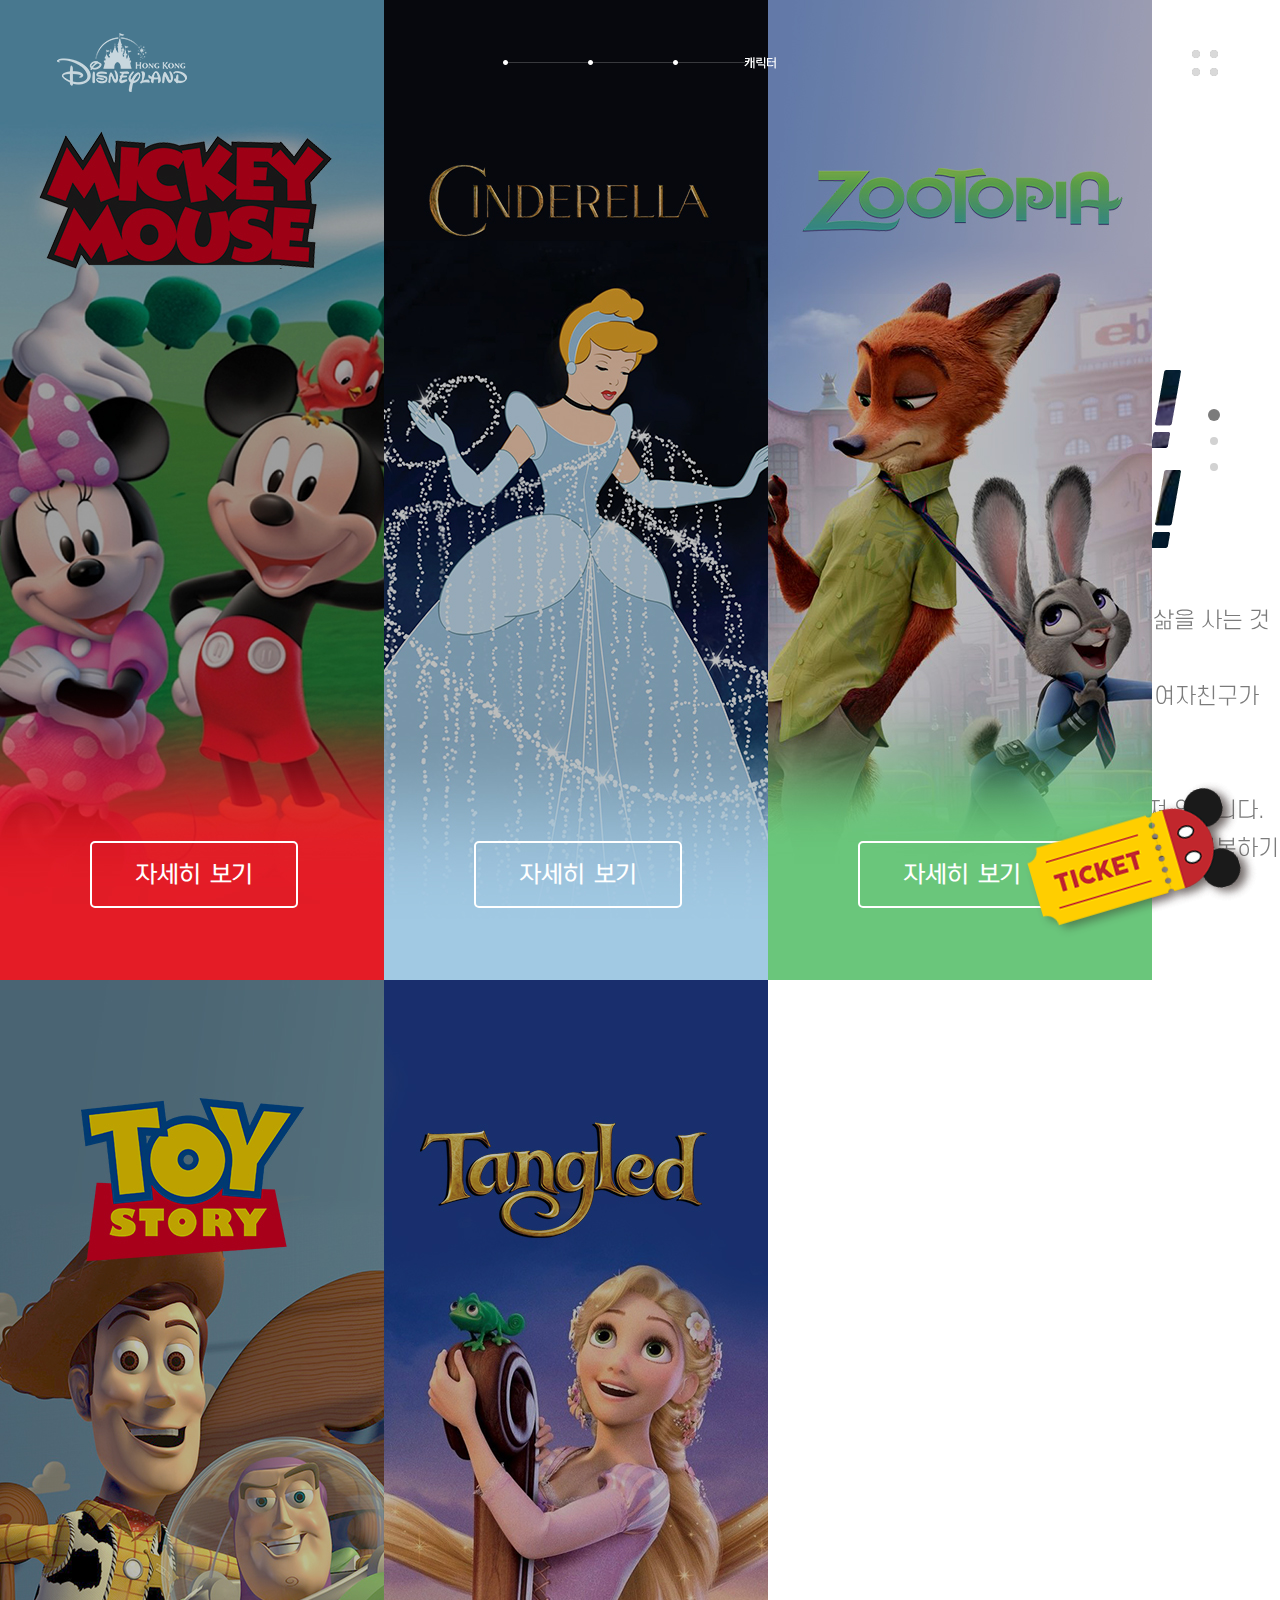
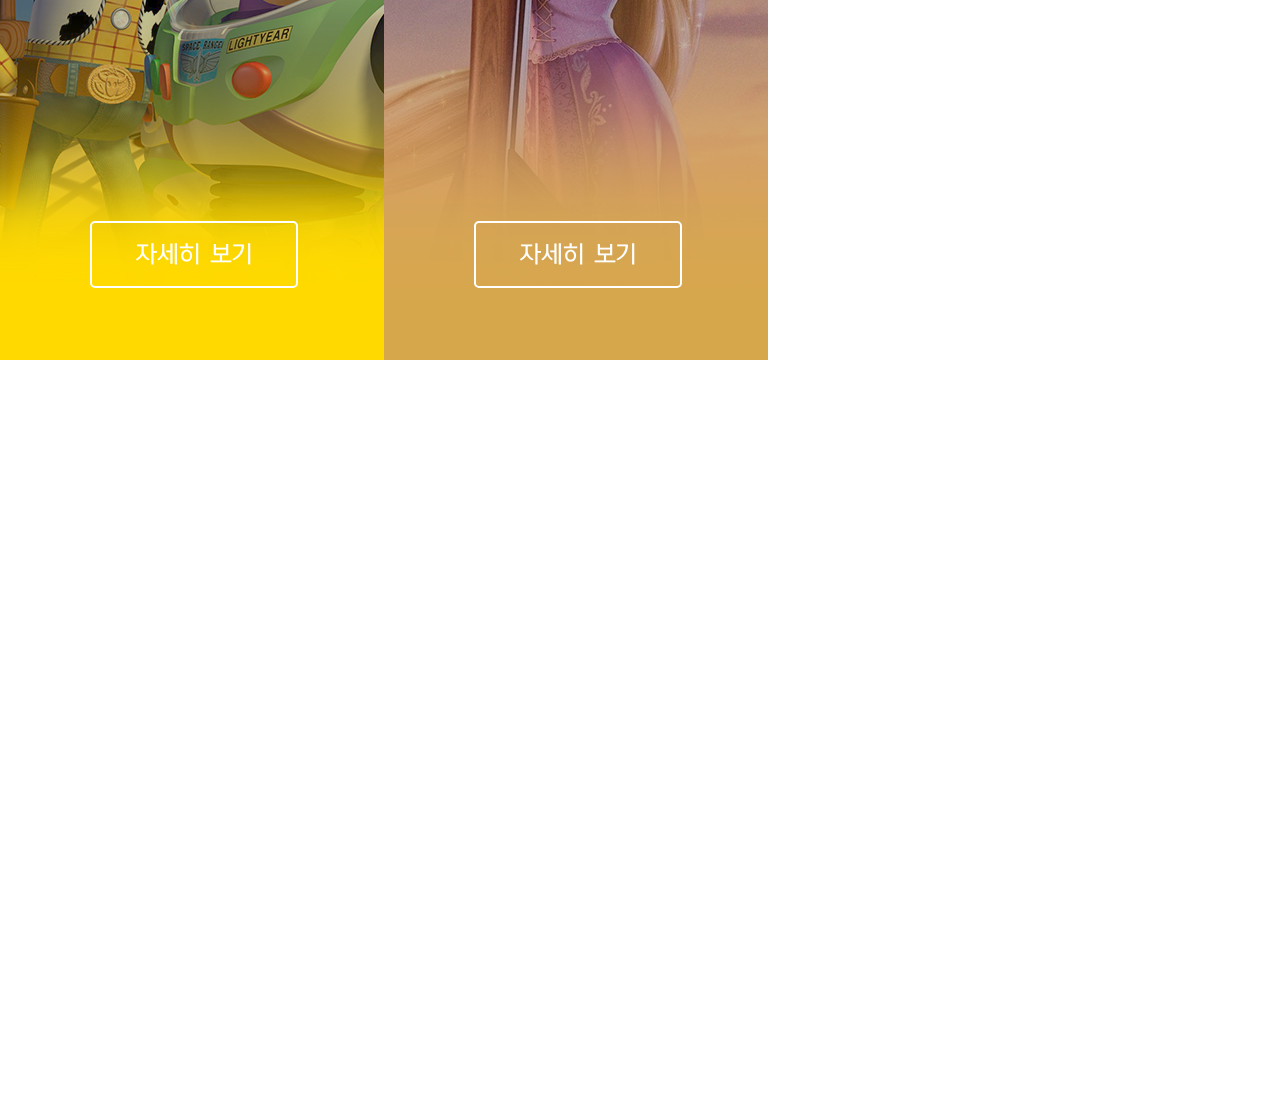
<file: Ko/sub_character_1.html>
<!DOCTYPE html>
<html lang="ko">
<head>
    <meta charset="UTF-8">
    <meta name="viewport" content="width=device-width,initial-scale=1.0,minimum-scale=1.0,maximum-scale=1.0">
    <meta http-equiv="X-UA-Compatible" content="IE=edge, chrome=1">
    <title>홍콩 디즈니랜드 - 캐릭터</title>

    <link rel="stylesheet" href="css/plugin/reset.css">
    <link rel="stylesheet" href="css/plugin/fullPage.css">
    <link rel="stylesheet" href="css/sub_character_1.css">
    <link rel="stylesheet" href="css/font.css">

    <script src="js/plugin/jquery-1.8.1.min.js"></script>
    <script src="js/plugin/jquery.easing.1.3.min.js"></script>
    <script src="js/plugin/prefixfree.min.js"></script>
    <script src="js/plugin/respond.min.js"></script>
    <script src="js/plugin/jquery.nicescroll.min.js"></script>
    <script src="js/plugin/jquery.fullPage.min.js"></script>
    <script src="js/plugin/logic.js"></script>
    <script src="js/sub_character_1.js"></script>

    <!--[if It IE 9] <script src="js/respond.min.js"></script> <[endif]-->
    <link rel="shortcut icon" href="" type="image/x-icon">
    <link rel="favicon" href="" type="image/x-icon">



</head>
<body>

<!----------  fix section  ---------->


<header id="header">

    <h1><a href="index.html"><img src="../image/common/hongkong-disneyland-logo02.png" alt="logo"></a></h1>

    <div id="navi"><img src="../image/common/KO_navi_character02.png" alt="character page"></div>

    <div id="menu_btn"><img src="../image/common/menu_btn02.png" alt="menu_btn"></div>

    <a href="#mickey_box">
        <div id="back">
            <img src="../image/common/back_arrow.png" alt="back">
            <div class="text">뒤로가기</div>
        </div>
    </a>

    <div id="ticket">
        <img class="off" src="../image/common/ticket-01.png" alt="ticket">
        <img class="on" src="../image/common/ticket-02.png" alt="open_ticket">
    </div>



</header>

<!-- header end -->


<section id="menu">

    <div class="logo">
        <img src="../image/common/hongkong-disneyland-logo.png" alt="logo">
    </div>

    <div class="close">
        <img src="../image/common/X-box.png" alt="close">
    </div>

    <ul class="menu_list">
        <li><a href="index.html">홈</a></li>
        <li><a href="sub_attraction.html">어트랙션</a></li>
        <li><a href="sub_entertainment.html">엔터테인먼트</a></li>
        <li><a href="sub_character_1.html">캐릭터</a></li>
    </ul>

    <ul class="footer_left">

        <li class="about">
            <div>About</div>
            <div class="line"></div>
        </li>

        <li class="company">
            <div>Company</div>
            <div class="line"></div>
        </li>
    </ul>

    <ul class="footer_right">
        <li class="blog">
            <img src="../image/menu/blog.png" alt="blog">
            <div class="line"></div>
        </li>

        <li class="youtube">
            <img src="../image/menu/youtube.png" alt="youtube">
            <div class="line"></div>
        </li>

        <li class="facebook">
            <img src="../image/menu/facebook.png" alt="facebook">
            <div class="line"></div>
        </li>

        <li class="twitter">
            <img src="../image/menu/twitter.png" alt="twitter">
            <div class="line"></div>
        </li>

        <li class="earth">
            <img src="../image/menu/earth.png" alt="internet">
            <div class="line"></div>
        </li>
    </ul>

</section>
<!--menu end-->


<section id="main" class="character">

    <section id="main_header">

        <h1><a href="index.html"><img src="../image/common/hongkong-disneyland-logo.png" alt="logo"></a></h1>

        <div id="main_navi"><img src="../image/common/KO_navi_character01.png" alt="character page"></div>

        <div id="main_menu_btn"><img src="../image/common/menu_btn.png" alt="menu_btn"></div>

        <div id="main_ticket">
            <img class="off" src="../image/common/ticket-01.png" alt="ticket">
            <img class="on" src="../image/common/ticket-02.png" alt="ticket">
        </div>

    </section>

    <section class="mickey">
        <img id="mickey" src="../image/character/cha01.jpg" alt="mickey">
        <img id="mickey_on" src="../image/character/cha_on01.jpg" alt="mickey">
        <a href="#">
            <div class="sd_btn">자세히 보기</div>
        </a>
    </section>

    <section class="cinderella">
        <img id="cinderella" src="../image/character/cha02.jpg" alt="cinderella">
        <img id="cinderella_on" src="../image/character/cha_on02.jpg" alt="cinderella">
        <a href="#">
            <div class="sd_btn">자세히 보기</div>
        </a>
    </section>

    <section class="zootopia">
        <img id="zootopia" src="../image/character/cha03.jpg" alt="zootopia">
        <img id="zootopia_on" src="../image/character/cha_on03.jpg" alt="zootopia">
        <a href="sub_character_2.html">
            <div class="sd_btn">자세히 보기</div>
        </a>
    </section>

    <section class="toystory">
        <img id="toystory" src="../image/character/cha04.jpg" alt="toystory">
        <img id="toystory_on" src="../image/character/cha_on04.jpg" alt="toystory">
        <a href="sub_character_3.html">
            <div class="sd_btn">자세히 보기</div>
        </a>
    </section>

    <section class="tangled">
        <img id="tangled" src="../image/character/cha05.jpg" alt="tangled">
        <img id="tangled_on" src="../image/character/cha_on05.jpg" alt="tangled">
        <a href="#">
            <div class="sd_btn">자세히 보기</div>
        </a>
    </section>

</section>


<section id="mickey_box">

    <section id="wt_header">

        <h1><a href="index.html"><img src="../image/common/hongkong-disneyland-logo02.png" alt="logo"></a></h1>

        <div id="wt_navi"><img src="../image/common/KO_navi_character02.png" alt="character page"></div>

        <div id="wt_menu_btn"><img src="../image/common/menu_btn02.png" alt="menu_btn"></div>

        <a href="sub_character_1.html">
            <div id="wt_back">
                <img src="../image/common/back_arrow02.png" alt="back">
                <div class="text">뒤로가기</div>
            </div>
        </a>

        <div id="wt_ticket">
            <img class="off" src="../image/common/ticket-01.png" alt="ticket">
            <img class="on" src="../image/common/ticket-02.png" alt="ticket">
        </div>

    </section>

    <section id="box_page">
        <div class="mickey_logo"><img src="../image/character/mickey_logo.png" alt="mickey mouse"></div>

        <div class="box">

            <div class="mickey">
                <a href="#page01">
                    <img src="../image/character/mickey_mickey.png" alt="mickey">
                    <img class="full" src="../image/character/mickey_mickey_on.png" alt="mickey">
                </a>
            </div>

            <div class="minnie">
                <a href="#page02">
                    <img src="../image/character/mickey_minnie.png" alt="minnie">
                    <img class="full" src="../image/character/mickey_minnie_on.png" alt="minnie">
                </a>
            </div>

            <div class="donald">
                <a href="#">
                    <img src="../image/character/mickey_donald.png" alt="donald">
                    <img class="full" src="../image/character/mickey_donald_on.png" alt="donald">
                </a>
            </div>

            <div class="daisy">
                <a href="#">
                    <img src="../image/character/mickey_daisy.png" alt="daisy">
                    <img class="full" src="../image/character/mickey_daisy_on.png" alt="daisy">
                </a>
            </div>

            <div class="none"></div>

            <div class="goofy">
                <a href="#">
                    <img src="../image/character/mickey_goofy.png" alt="goofy">
                    <img class="full" src="../image/character/mickey_goofy_on.png" alt="goofy">
                </a>
            </div>

            <div class="pluto">
                <a href="#page03">
                    <img src="../image/character/mickey_pluto.png" alt="pluto">
                    <img class="full" src="../image/character/mickey_pluto_on.png" alt="pluto">
                </a>
            </div>

            <div class="none"></div>

        </div>
    </section>

</section>




<!----------  fix section  end ---------->

<ul id="pagination">
    <li></li>
    <li></li>
    <li></li>
</ul>

<main id="fullpage" class="container">

    <section id="section01" class="section">

        <div class="img_box">
            <img src="../image/character/mickey_mickey_profile.jpg" alt="mickey mouse">
        </div>

        <div class="typo">
            <div class="subtit"><img src="../image/character/mickey_mickey_subtit.png" alt="about the film"></div>
            <div class="tit"><img src="../image/character/mickey_mickey_tit.png" alt="hot dog! hot dog!"></div>
            <p>미키 마우스는 보통 애완견 플루토와 함께 겸손한 삶을 사는 것으로<br>
                묘사되고 있습니다. 미키는 미니 마우스라는 오랜 여자친구가 있으며 자유<br>
                시간의 대부분을 함께 보냅니다.<br>
                미키는 건강과 카리스마가 특징인 것으로 잘 알려져 있습니다.<br>
                또한 장난기가 많고 호기심이 많아 자유로우며 역경을 극복하기 위해 종종<br>
                본인의 지혜에 의존하기도 합니다.<br>
                믿을 만한 지도자여서 친구들로부터 존경을 받고 있습니다.</p>
        </div>

    </section>
    <!-- scene01 end -->

    <section id="section02" class="section">

        <div class="img_box">
            <img src="../image/character/mickey_minnie_profile.jpg" alt="minnie mouse">
        </div>

        <div class="typo">
            <div class="subtit"><img src="../image/character/mickey_minnie_subtit.png" alt="about the film"></div>
            <div class="tit"><img src="../image/character/mickey_minnie_tit.png" alt="mickey's girl friend"></div>
            <p>미니 마우스는 전통적으로 굶주린 음악가, 가수, 작곡가로<br>
                묘사되고 있습니다. 미니의 품위있는 태도는 문제를 일으키는 미키 옆에서<br>
                도움을 주는 역할을 합니다.<br>
                미니는 기본적으로 다른 사람들을 잘 배려하며 미키를 비롯해 곤란에<br>
                처해있는 다른 친구들을 도와줍니다.<br>
                가끔씩 미키나 도날드에 대해서는 반장같은 면모가 부각됩니다.</p>
        </div>

    </section>
    <!-- scene02 end -->

    <section id="section03" class="section">

        <div class="img_box">
            <img src="../image/character/mickey_pluto_profile.jpg" alt="pluto">
        </div>

        <div class="typo">
            <div class="subtit"><img src="../image/character/mickey_pluto_subtit.png" alt="about the film"></div>
            <div class="tit"><img src="../image/character/mickey_pluto_tit.png" alt="mickey's pet dog"></div>
            <p>플루토는 소심하고 몸짓과 얼굴 표정이 풍부합니다.<br>
                주인보다 더 빠르고 똑똑해서 자신의 상황을 스스로 극복하거나 주인을<br>
                구하기도 합니다. 또한 플루토는 고양이를 정말 싫어하는데,<br>
                그 이유는 자연적인 본능일 수도 있고 미니 마우스의의 고양이 피가로와의<br>
                경쟁에서 생겼을 수도 있다고 합니다.</p>
        </div>

    </section>
    <!-- scene03 end -->

</main><!-- wrap end -->




<!----------  pop section  ---------->


<div class="pop">

</div><!--pop end-->


<!----------  pop section  end  ---------->



















</body>
</html>
</file>
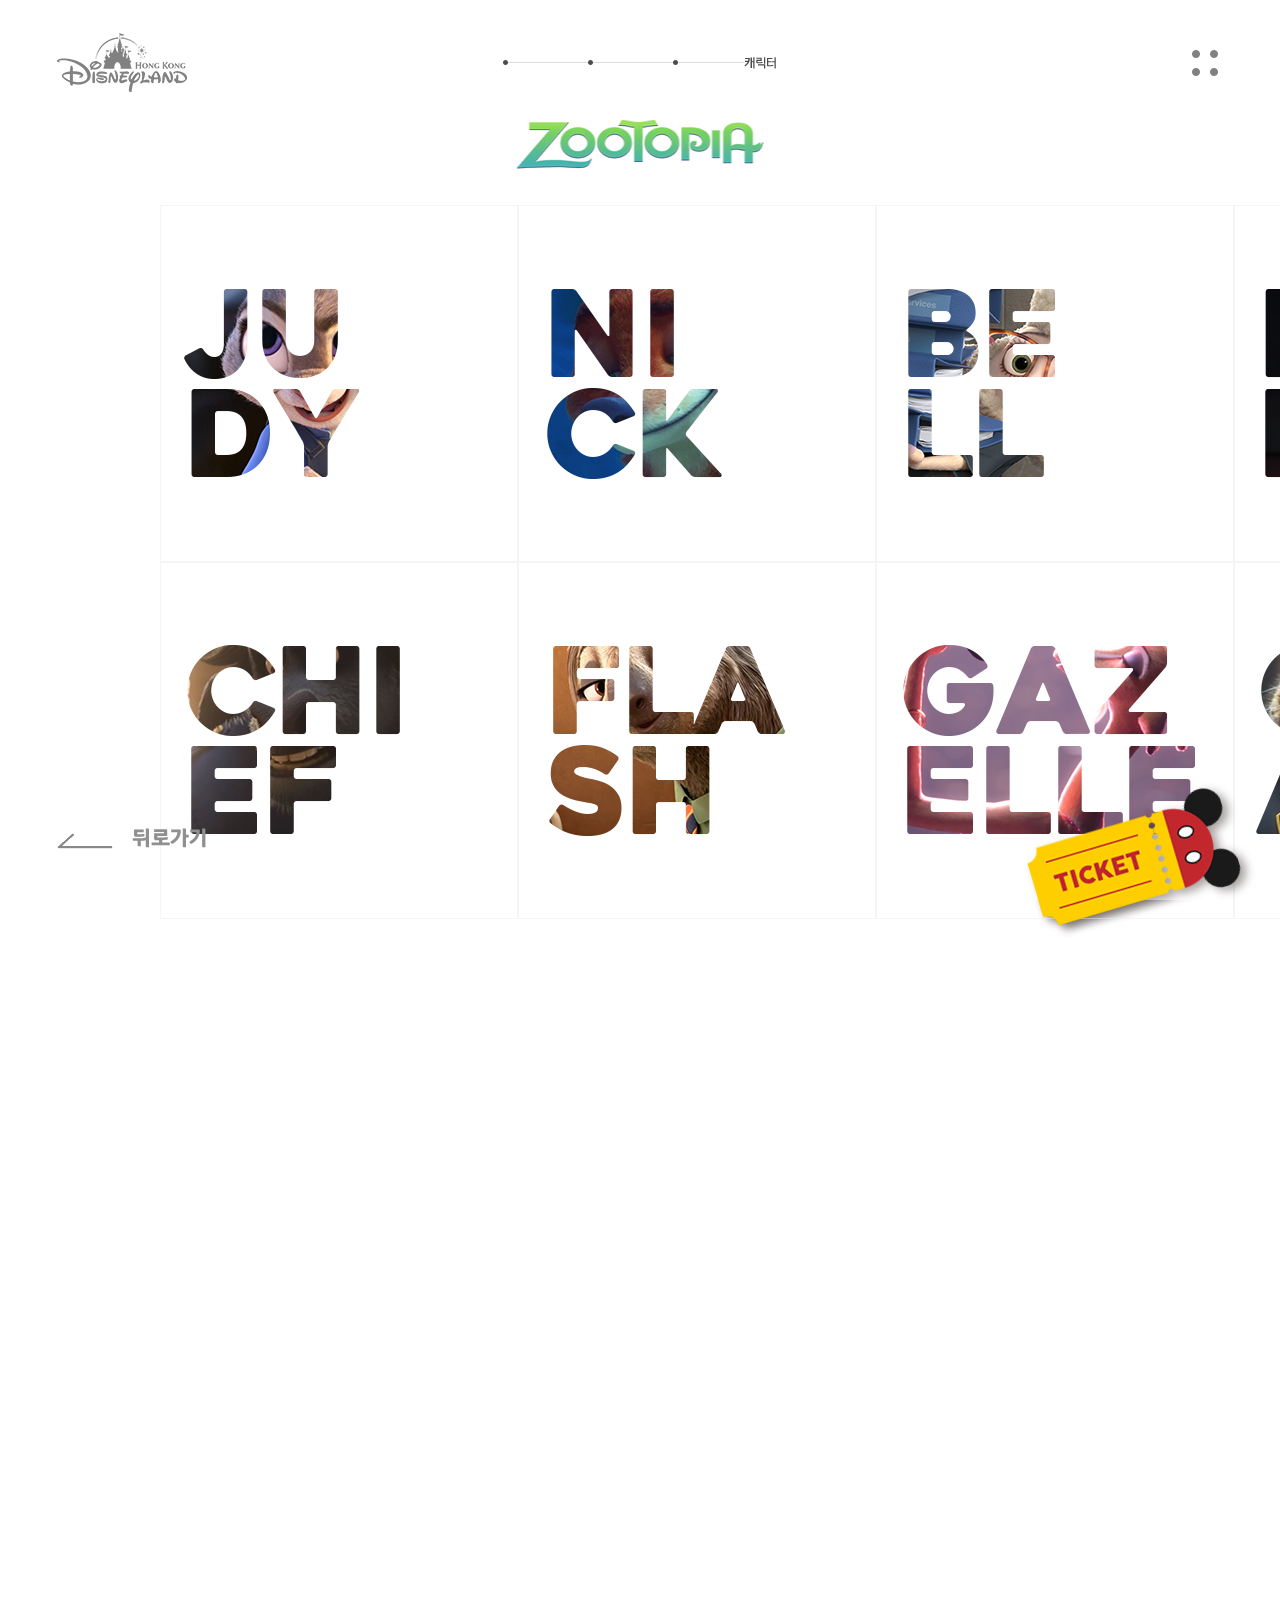
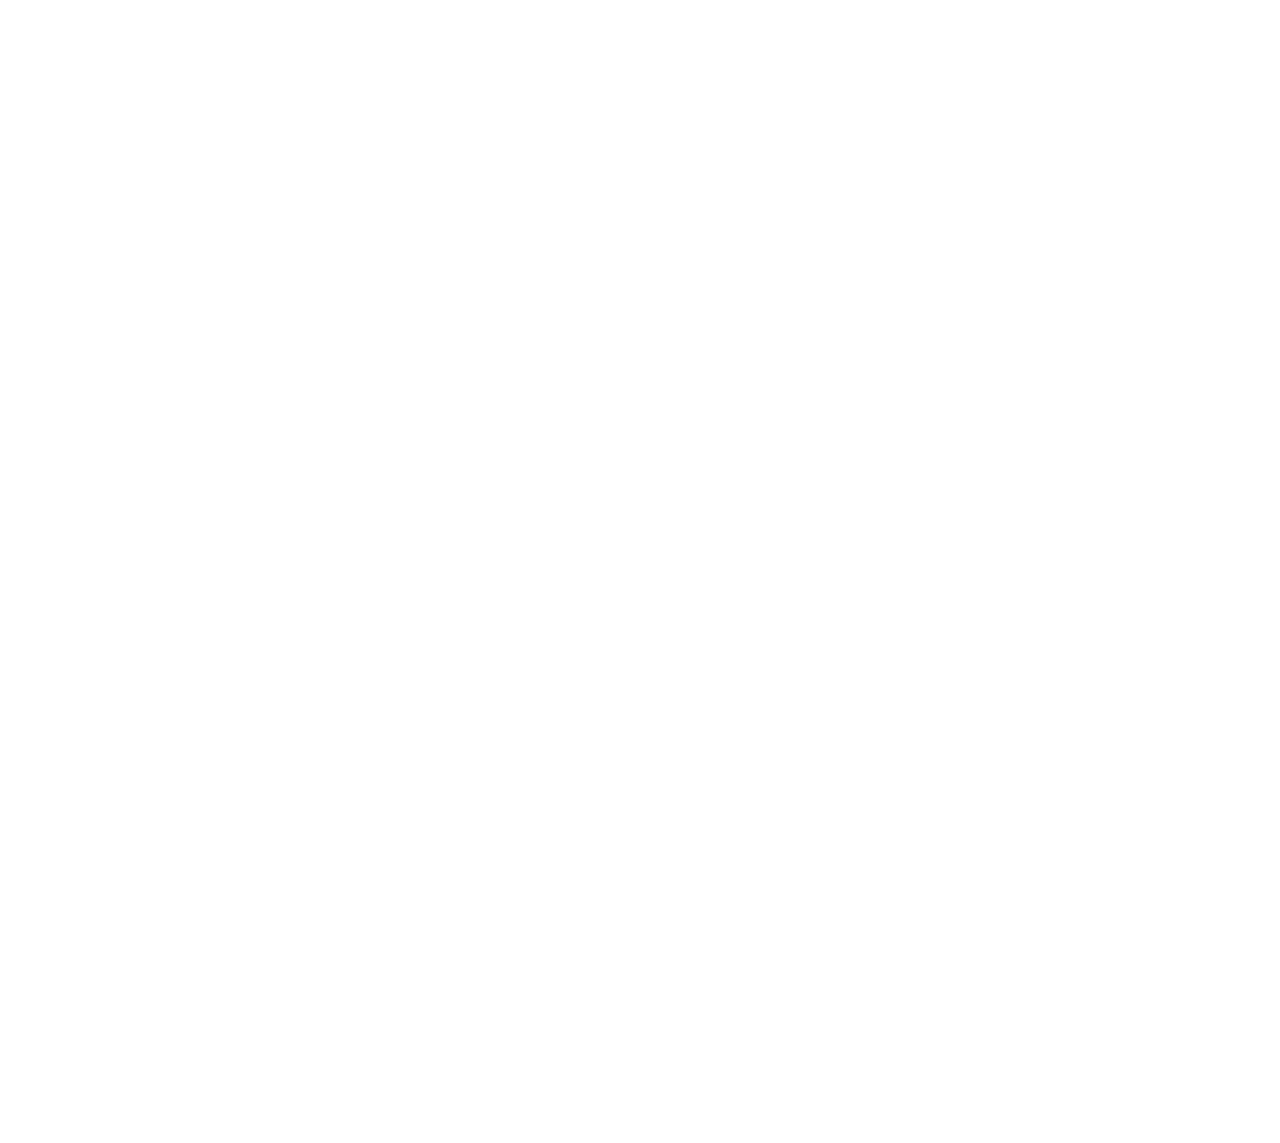
<file: Ko/sub_character_2.html>
<!DOCTYPE html>
<html lang="ko">
<head>
    <meta charset="UTF-8">
    <meta name="viewport" content="width=device-width,initial-scale=1.0,minimum-scale=1.0,maximum-scale=1.0">
    <meta http-equiv="X-UA-Compatible" content="IE=edge, chrome=1">
    <title>홍콩 디즈니랜드 - 캐릭터</title>

    <link rel="stylesheet" href="css/plugin/reset.css">
    <link rel="stylesheet" href="css/plugin/fullPage.css">
    <link rel="stylesheet" href="css/sub_character_2.css">
    <link rel="stylesheet" href="css/font.css">

    <script src="js/plugin/jquery-1.8.1.min.js"></script>
    <script src="js/plugin/jquery.easing.1.3.min.js"></script>
    <script src="js/plugin/prefixfree.min.js"></script>
    <script src="js/plugin/respond.min.js"></script>
    <script src="js/plugin/jquery.nicescroll.min.js"></script>
    <script src="js/plugin/jquery.fullPage.min.js"></script>
    <script src="js/plugin/logic.js"></script>
    <script src="js/sub_character_2.js"></script>

    <!--[if It IE 9] <script src="js/respond.min.js"></script> <[endif]-->
    <link rel="shortcut icon" href="" type="image/x-icon">
    <link rel="favicon" href="" type="image/x-icon">



</head>
<body>

<!----------  fix section  ---------->

<header id="header">

    <h1><a href="index.html"><img src="../image/common/hongkong-disneyland-logo02.png" alt="logo"></a></h1>

    <div id="navi"><img src="../image/common/KO_navi_character02.png" alt="character page"></div>

    <div id="menu_btn"><img src="../image/common/menu_btn02.png" alt="menu_btn"></div>

    <a href="#zootopia_box">
        <div id="back">
            <img src="../image/common/back_arrow.png" alt="back">
            <div class="text">뒤로가기</div>
        </div>
    </a>

    <div id="ticket">
        <img class="off" src="../image/common/ticket-01.png" alt="ticket">
        <img class="on" src="../image/common/ticket-02.png" alt="ticket">
    </div>

</header>


<section id="menu">

    <div class="logo">
        <img src="../image/common/hongkong-disneyland-logo.png" alt="logo">
    </div>

    <div class="close">
        <img src="../image/common/X-box.png" alt="close">
    </div>

    <ul class="menu_list">
        <li><a href="index.html">홈</a></li>
        <li><a href="sub_attraction.html">어트랙션</a></li>
        <li><a href="sub_entertainment.html">엔터테인먼트</a></li>
        <li><a href="sub_character_1.html">캐릭터</a></li>
    </ul>

    <ul class="footer_left">

        <li class="about">
            <div>About</div>
            <div class="line"></div>
        </li>

        <li class="company">
            <div>Company</div>
            <div class="line"></div>
        </li>
    </ul>

    <ul class="footer_right">
        <li class="blog">
            <img src="../image/menu/blog.png" alt="blog">
            <div class="line"></div>
        </li>

        <li class="youtube">
            <img src="../image/menu/youtube.png" alt="youtube">
            <div class="line"></div>
        </li>

        <li class="facebook">
            <img src="../image/menu/facebook.png" alt="facebook">
            <div class="line"></div>
        </li>

        <li class="twitter">
            <img src="../image/menu/twitter.png" alt="twitter">
            <div class="line"></div>
        </li>

        <li class="earth">
            <img src="../image/menu/earth.png" alt="internet">
            <div class="line"></div>
        </li>
    </ul>

</section>
<!--menu end-->


<section id="zootopia_box">

    <section id="wt_header">

        <h1><a href="index.html"><img src="../image/common/hongkong-disneyland-logo02.png" alt="logo"></a></h1>

        <div id="wt_navi"><img src="../image/common/KO_navi_character02.png" alt="character page"></div>

        <div id="wt_menu_btn"><img src="../image/common/menu_btn02.png" alt="menu_btn"></div>

        <a href="sub_character_1.html">
            <div id="wt_back">
                <img src="../image/common/back_arrow02.png" alt="back">
                <div class="text">뒤로가기</div>
            </div>
        </a>

        <div id="wt_ticket">
            <img class="off" src="../image/common/ticket-01.png" alt="ticket">
            <img class="on" src="../image/common/ticket-02.png" alt="ticket">
        </div>

    </section>

    <section id="box_page">

        <div class="zootopia_logo"><img src="../image/character/zootopia_logo.png" alt="zootopia"></div>

        <div class="box">

            <div class="judy">
                <a href="#page01">
                    <img src="../image/character/zootopia_judy.png" alt="judy">
                    <img class="full" src="../image/character/zootopia_judy_on.png" alt="judy">
                </a>
            </div>

            <div class="nick">
                <a href="#page02">
                    <img src="../image/character/zootopia_nick.png" alt="nick">
                    <img class="full" src="../image/character/zootopia_nick_on.png" alt="nick">
                </a>
            </div>

            <div class="bell">
                <a href="#page03">
                    <img src="../image/character/zootopia_bell.png" alt="bell">
                    <img class="full" src="../image/character/zootopia_bell_on.png" alt="bell">
                </a>
            </div>

            <div class="mrbig">
                <a href="#">
                    <img src="../image/character/zootopia_mrbig.png" alt="mr.big">
                    <img class="full" src="../image/character/zootopia_mrbig_on.png" alt="mr.big">
                </a>
            </div>

            <div class="chief">
                <a href="#">
                    <img src="../image/character/zootopia_chief.png" alt="chief">
                    <img class="full" src="../image/character/zootopia_chief_on.png" alt="chief">
                </a>
            </div>

            <div class="flash">
                <a href="#">
                    <img src="../image/character/zootopia_flash.png" alt="flash">
                    <img class="full" src="../image/character/zootopia_flash_on.png" alt="flash">
                </a>
            </div>

            <div class="gazelle">
                <a href="#">
                    <img src="../image/character/zootopia_gazelle.png" alt="gazelle">
                    <img class="full" src="../image/character/zootopia_gazelle_on.png" alt="gazelle">
                </a>
            </div>

            <div class="claw">
                <a href="#">
                    <img src="../image/character/zootopia_claw.png" alt="claw">
                    <img class="full" src="../image/character/zootopia_claw_on.png" alt="claw">
                </a>
            </div>

        </div>

    </section>

</section>



<!----------  fix section  end ---------->

<ul id="pagination">
    <li></li>
    <li></li>
    <li></li>
</ul>

<main id="fullpage" class="container">

    <section id="section01" class="section">

        <div class="img_box">
            <img src="../image/character/zootopia_judy_profile.jpg" alt="judy">
        </div>

        <div class="typo">
            <div class="subtit"><img src="../image/character/zootopia_judy_subtit.png" alt="about the film"></div>
            <div class="tit"><img src="../image/character/zootopia_judy_tit.png" alt="i'm a real cop!"></div>
            <p>주디 홉스는 어린 시절부터 최초의 토끼 경찰관이 되는 것을 꿈꿔왔습니다.<br>
                경찰 학교를 졸업하고 주토피아에서 일할 거라 목표를 세웠지만<br>
                주디의 첫 일은 주차 통제 관리 였습니다.<br>
                일을 하던 중 사기꾼 여우 닉 와일드를 만나게 되고, 오터톤 부인은 청장에게<br>
                남편을 찾아달라 애원했고 주디는 그 요청을 받게 됩니다.<br>
                청장은 48시간 이내에 사건이 해결되지 않으면 해고라며 으름장을 놓으며<br>
                이야기가 시작됩니다.</p>
        </div>

    </section>
    <!-- scene01 end -->

    <section id="section02" class="section">

        <div class="img_box">
            <img src="../image/character/zootopia_nick_profile.jpg" alt="nick">
        </div>

        <div class="typo">
            <div class="subtit"><img src="../image/character/zootopia_nick_subtit.png" alt="about the film"></div>
            <div class="tit"><img src="../image/character/zootopia_nick_tit.png" alt="it's called a hustle, sweetheart"></div>
            <p>닉 와일드는 주디와 사건에 엮일 생각은 없었지만 사건의 유일한<br>
                목격자이며, 주디가 닉이 탈세하고 있다는걸 조사 중이었고 주디의 당근 펜에<br>
                증거가 녹음이 되어 있었습니다.<br>
                닉은 탈세를 한 죄로 징역 5년을 면하기 위해 당근 펜을 증거로 쓰겠다고<br>
                협박하는 주디에게함께 일하기로 합의했습니다.</p>
        </div>

    </section>
    <!-- scene02 end -->

    <section id="section03" class="section">

        <div class="img_box">
            <img src="../image/character/zootopia_bell_profile.jpg" alt="bell">
        </div>

        <div class="typo">
            <div class="subtit"><img src="../image/character/zootopia_bell_subtit.png" alt="about the film"></div>
            <div class="tit"><img src="../image/character/zootopia_bell_tit.png" alt="goodbye! rabbit!"></div>
            <p>벨 웨더는 “양가죽을 입은 늑대”라는 용어를 잘 보여줍니다.<br>
                겉으로는 달콤하고 까다롭게 보이며 도시를 돕기 위해 할 수 있는 모든 것들을<br>
                하고 있지만 속으로는 무자비하고 악마적인 성격 감추고 있습니다.<br>
                수년간의 육식 동물 동료들의 차별과 배려 부족 때문에<br>
                벨은 온화한 기질 뒤에 숨겨져 있는 모든 포식자들에게 계략적이고 복수적인<br>
                악랄한 성격을 만들도록 설계했습니다.</p>
        </div>

    </section>
    <!-- scene03 end -->


</main><!-- wrap end -->




<!----------  pop section  ---------->


<div class="pop">

</div><!--pop end-->


<!----------  pop section  end  ---------->



















</body>
</html>
</file>
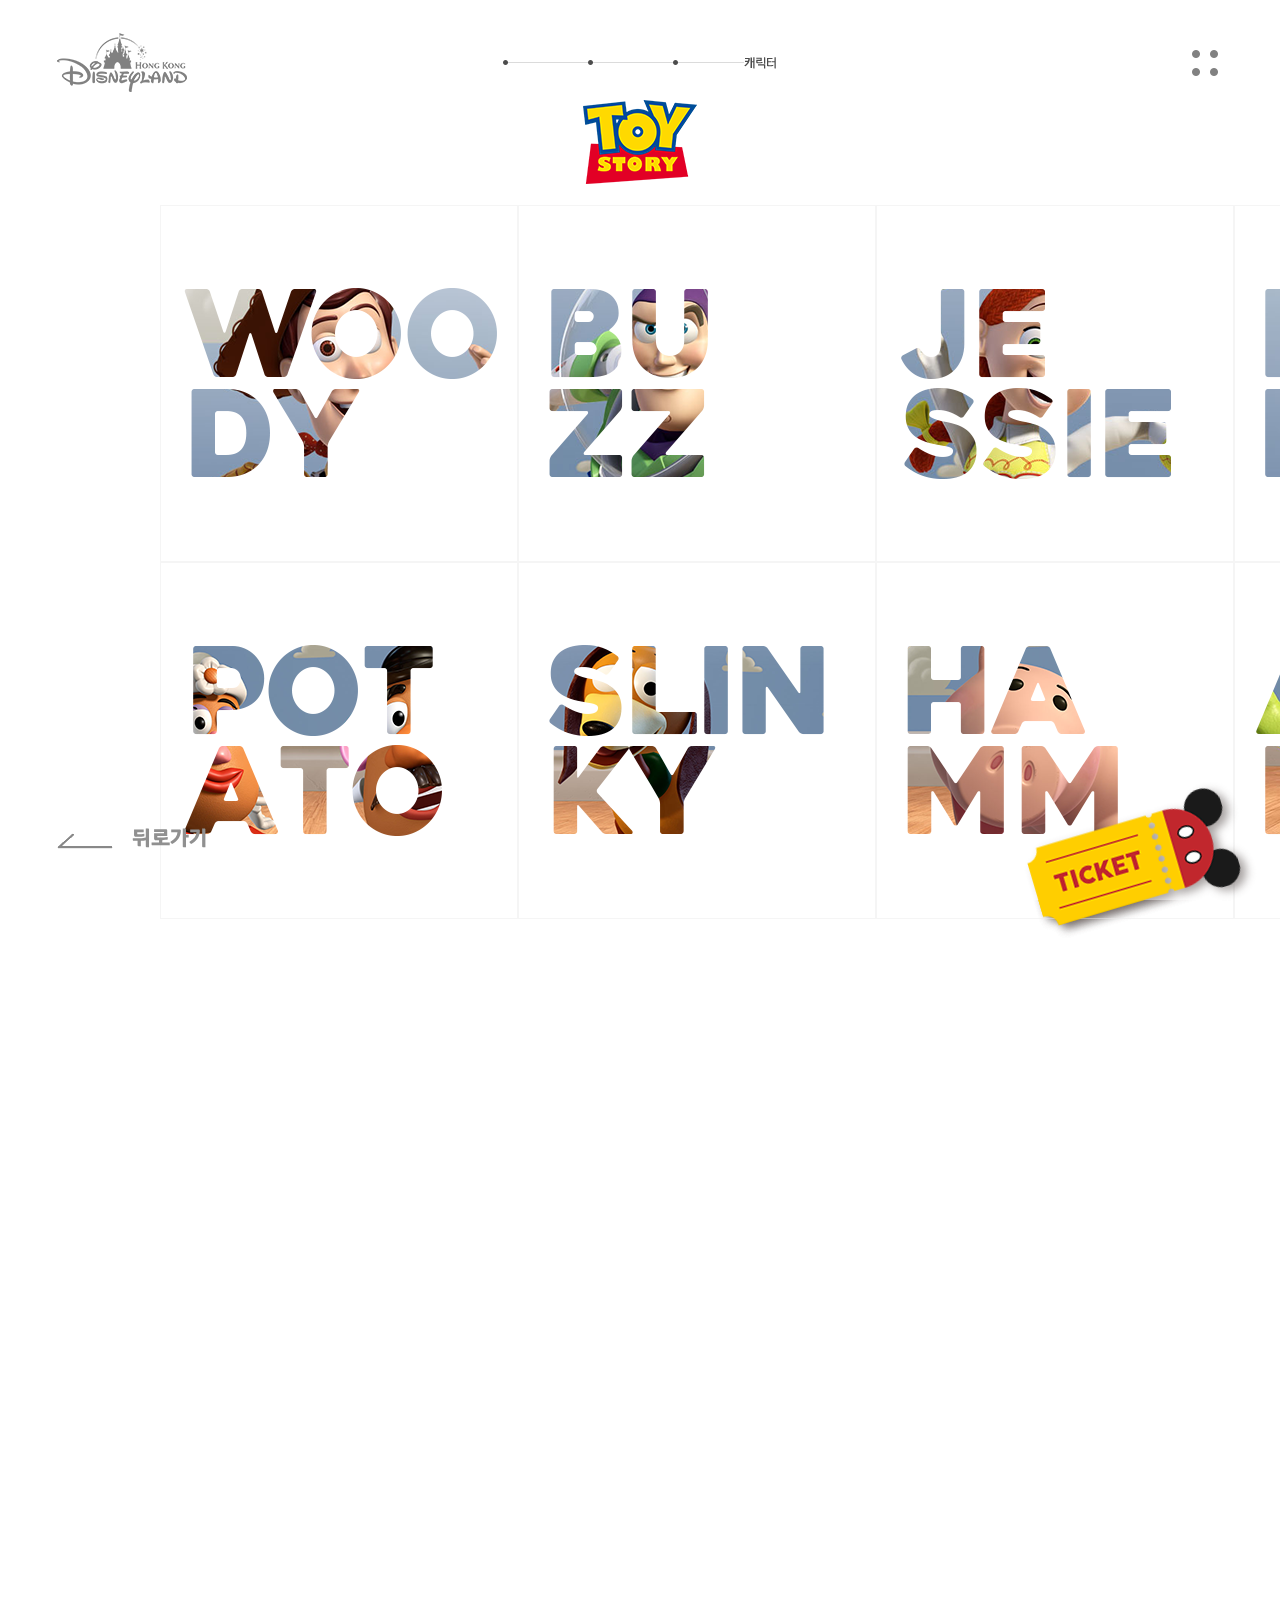
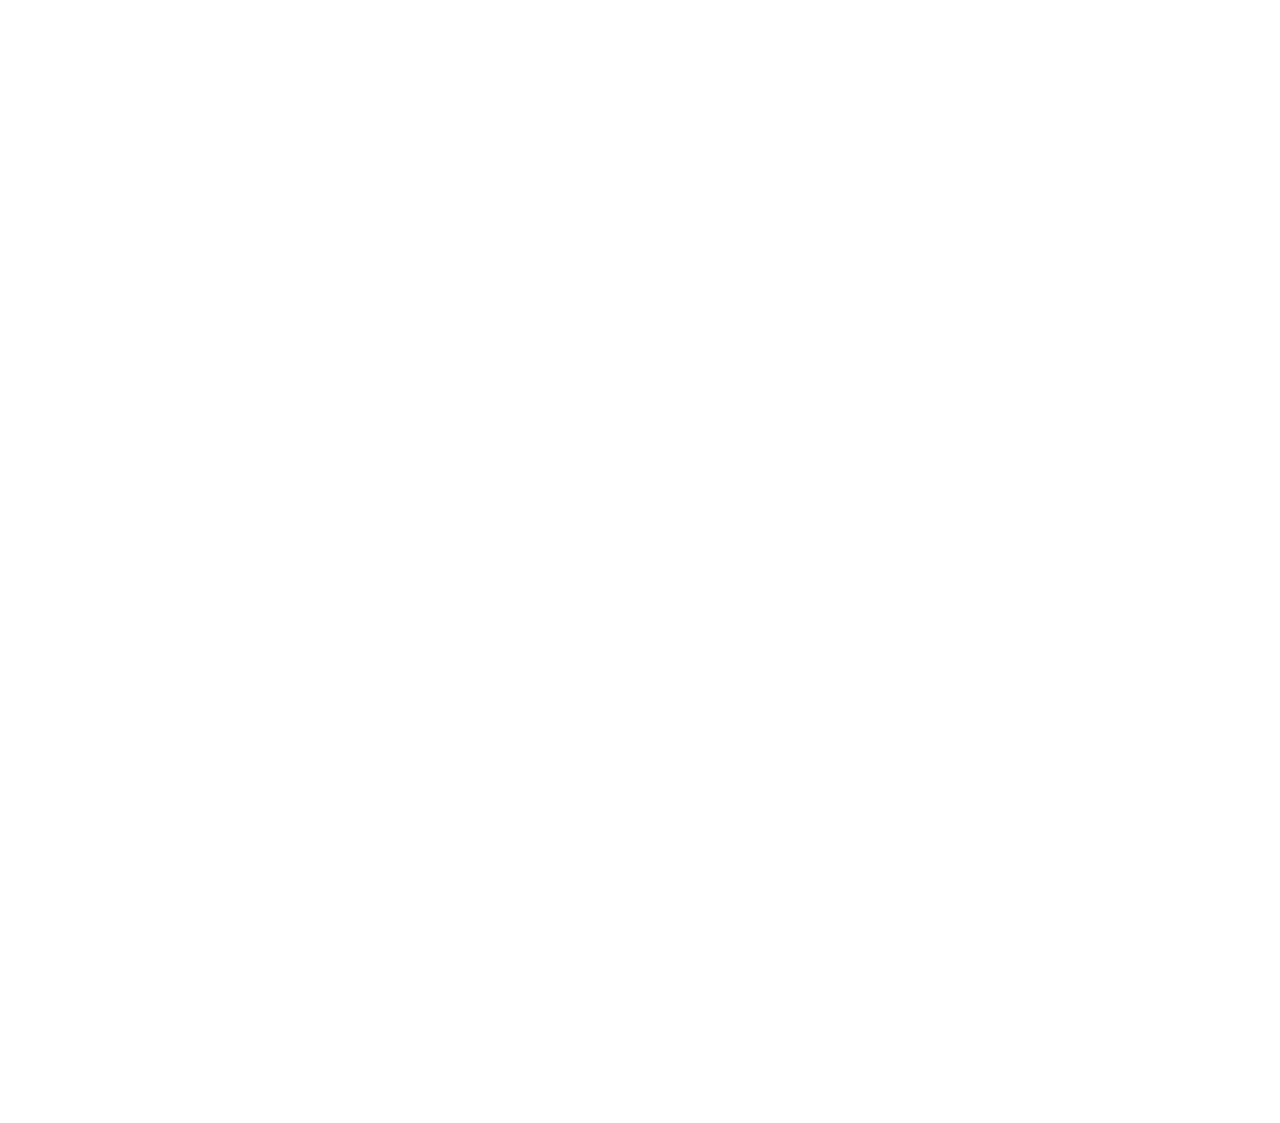
<file: Ko/sub_character_3.html>
<!DOCTYPE html>
<html lang="ko">
<head>
    <meta charset="UTF-8">
    <meta name="viewport" content="width=device-width,initial-scale=1.0,minimum-scale=1.0,maximum-scale=1.0">
    <meta http-equiv="X-UA-Compatible" content="IE=edge, chrome=1">
    <title>홍콩 디즈니랜드 - 캐릭터</title>

    <link rel="stylesheet" href="css/plugin/reset.css">
    <link rel="stylesheet" href="css/plugin/fullPage.css">
    <link rel="stylesheet" href="css/sub_character_3.css">
    <link rel="stylesheet" href="css/font.css">

    <script src="js/plugin/jquery-1.8.1.min.js"></script>
    <script src="js/plugin/jquery.easing.1.3.min.js"></script>
    <script src="js/plugin/prefixfree.min.js"></script>
    <script src="js/plugin/respond.min.js"></script>
    <script src="js/plugin/jquery.nicescroll.min.js"></script>
    <script src="js/plugin/jquery.fullPage.min.js"></script>
    <script src="js/plugin/logic.js"></script>
    <script src="js/sub_character_3.js"></script>

    <!--[if It IE 9] <script src="js/respond.min.js"></script> <[endif]-->
    <link rel="shortcut icon" href="" type="image/x-icon">
    <link rel="favicon" href="" type="image/x-icon">



</head>
<body>

<!----------  fix section  ---------->

<header id="header">

    <h1><a href="index.html"><img src="../image/common/hongkong-disneyland-logo02.png" alt="logo"></a></h1>

    <div id="navi"><img src="../image/common/KO_navi_character02.png" alt="character page"></div>

    <div id="menu_btn"><img src="../image/common/menu_btn02.png" alt="menu_btn"></div>

    <a href="#toystory_box">
        <div id="back">
            <img src="../image/common/back_arrow.png" alt="back">
            <div class="text">뒤로가기</div>
        </div>
    </a>

    <div id="ticket">
        <img class="off" src="../image/common/ticket-01.png" alt="ticket">
        <img class="on" src="../image/common/ticket-02.png" alt="ticket">
    </div>

</header>


<section id="menu">

    <div class="logo">
        <img src="../image/common/hongkong-disneyland-logo.png" alt="logo">
    </div>

    <div class="close">
        <img src="../image/common/X-box.png" alt="close">
    </div>

    <ul class="menu_list">
        <li><a href="index.html">홈</a></li>
        <li><a href="sub_attraction.html">어트랙션</a></li>
        <li><a href="sub_entertainment.html">엔터테인먼트</a></li>
        <li><a href="sub_character_1.html">캐릭터</a></li>
    </ul>

    <ul class="footer_left">

        <li class="about">
            <div>About</div>
            <div class="line"></div>
        </li>

        <li class="company">
            <div>Company</div>
            <div class="line"></div>
        </li>
    </ul>

    <ul class="footer_right">
        <li class="blog">
            <img src="../image/menu/blog.png" alt="blog">
            <div class="line"></div>
        </li>

        <li class="youtube">
            <img src="../image/menu/youtube.png" alt="youtube">
            <div class="line"></div>
        </li>

        <li class="facebook">
            <img src="../image/menu/facebook.png" alt="facebook">
            <div class="line"></div>
        </li>

        <li class="twitter">
            <img src="../image/menu/twitter.png" alt="twitter">
            <div class="line"></div>
        </li>

        <li class="earth">
            <img src="../image/menu/earth.png" alt="internet">
            <div class="line"></div>
        </li>
    </ul>

</section>
<!--menu end-->


<section id="toystory_box">

    <section id="wt_header">

        <h1><a href="index.html"><img src="../image/common/hongkong-disneyland-logo02.png" alt="logo"></a></h1>

        <div id="wt_navi"><img src="../image/common/KO_navi_character02.png" alt="character page"></div>

        <div id="wt_menu_btn"><img src="../image/common/menu_btn02.png" alt="menu_btn"></div>

        <a href="sub_character_1.html">
            <div id="wt_back">
                <img src="../image/common/back_arrow02.png" alt="back">
                <div class="text">뒤로가기</div>
            </div>
        </a>

        <div id="wt_ticket">
            <img class="off" src="../image/common/ticket-01.png" alt="ticket">
            <img class="on" src="../image/common/ticket-02.png" alt="ticket">
        </div>

    </section>

    <section id="box_page">

        <div class="toystory_logo"><img src="../image/character/toystory_logo.png" alt="toystory"></div>

        <div class="box">

            <div class="woody">
                <a href="#page01">
                    <img src="../image/character/toystory_woody.png" alt="woody">
                    <img class="full" src="../image/character/toystory_woody_on.png" alt="woody">
                </a>
            </div>

            <div class="buzz">
                <a href="#page02">
                    <img src="../image/character/toystory_buzz.png" alt="buzz">
                    <img class="full" src="../image/character/toystory_buzz_on.png" alt="buzz">
                </a>
            </div>

            <div class="jessie">
                <a href="#">
                    <img src="../image/character/toystory_jessie.png" alt="jessie">
                    <img class="full" src="../image/character/toystory_jessie_on.png" alt="jessie">
                </a>
            </div>

            <div class="bopeep">
                <a href="#page03">
                    <img src="../image/character/toystory_bopeep.png" alt="bo peep">
                    <img class="full" src="../image/character/toystory_bopeep_on.png" alt="bo peep">
                </a>
            </div>

            <div class="potato">
                <a href="#">
                    <img src="../image/character/toystory_potato.png" alt="potato">
                    <img class="full" src="../image/character/toystory_potato_on.png" alt="potato">
                </a>
            </div>

            <div class="slinky">
                <a href="#">
                    <img src="../image/character/toystory_slinky.png" alt="slinky">
                    <img class="full" src="../image/character/toystory_slinky_on.png" alt="slinky">
                </a>
            </div>

            <div class="hamm">
                <a href="#">
                    <img src="../image/character/toystory_hamm.png" alt="hamm">
                    <img class="full" src="../image/character/toystory_hamm_on.png" alt="hamm">
                </a>
            </div>

            <div class="aliens">
                <a href="#">
                    <img src="../image/character/toystory_aliens.png" alt="aliens">
                    <img class="full" src="../image/character/toystory_aliens_on.png" alt="aliens">
                </a>
            </div>

        </div>

    </section>

</section>



<!----------  fix section  end ---------->


<ul id="pagination">
    <li></li>
    <li></li>
    <li></li>
</ul>

<main id="fullpage" class="container">

    <section id="section01" class="section">

        <div class="img_box">
            <img src="../image/character/toystory_woody_profile.jpg" alt="woody">
        </div>

        <div class="typo">
            <div class="subtit"><img src="../image/character/toystory_woody_subtit.png" alt="about the film"></div>
            <div class="tit"><img src="../image/character/toystory_woody_tit.png" alt="reach for the sky!"></div>
            <p>우디는 토이 스토리 시리즈의 주인공입니다.<br>
                앤디가 가장 좋아하는 카우보이 장난감으로, 앤디는 아주 어렸을 때부터<br>
                우디와 함께 살았습니다.<br>
                우디는 과거 서부 시대를 배경으로 한 TV 꼭두각시 드라마 시리즈의<br>
                주인공이었고, 등에 줄을 당기면 인형극에서 몇 개의 대사가 나옵니다.<br>
                원래 권총이 있었지만 앤디가 오래 전에 권총을 잃어버렸습니다.</p>
        </div>

    </section>
    <!-- scene01 end -->

    <section id="section02" class="section">

        <div class="img_box">
            <img src="../image/character/toystory_buzz_profile.jpg" alt="buzz">
        </div>

        <div class="typo">
            <div class="subtit"><img src="../image/character/toystory_buzz_subtit.png" alt="about the film"></div>
            <div class="tit"><img src="../image/character/toystory_buzz_tit.png" alt="to infinity and beyound!"></div>
            <p>버즈 라이트이어는 힘센 전자 우주 비행사 액션 배우입니다.<br>
                흰 피부와 파란눈, 보라색 머리 캡을 가지고 있으며, 투명한 플라스틱 헬맷을<br>
                열고 닫는 보라색 버튼이 양쪽에 있습니다.<br>
                앤디의 어머니는 앤디에게 깜짝 생일선물로 버즈를 주게 됩니다.<br>
                버즈는 자신이 진짜 스페이스 레인저라고 믿고, 날이 갈수록 빠르게 앤디가<br>
                가장 좋아하는 장난감이 됩니다.<br>
                버즈가 오기 전에는 유치원때부터 앤디가 가장 좋아하는 장난감이 우디었기<br>
                때문에 우디와의 긴장감으로 이야기가 이어집니다.</p>
        </div>

    </section>
    <!-- scene02 end -->

    <section id="section03" class="section">

        <div class="img_box">
            <img src="../image/character/toystory_bopeep_profile.jpg" alt="bo peep">
        </div>

        <div class="typo">
            <div class="subtit"><img src="../image/character/toystory_bopeep_subtit.png" alt="about the film"></div>
            <div class="tit"><img src="../image/character/toystory_bopeep_tit.png" alt="the sooner we move, the better."></div>
            <p>보 핍은 도자기로 만들어진 양치기 아가씨 모양의 유아용 조명등 장식이며,<br>
                우디 보안관의 여자친구 입니다.<br>
                우디가 직원 회의를 위해 장난감 친구들을 모아 우디와 같이 다른 사람이<br>
                “오늘 밤 양을 보도록” 할 수 있는지 묻습니다.<br>
                그녀는 지팡이를 우디의 목에 걸고 더 가까이 끌어 당겨 그녀의 양떼들을<br>
                지켜주어 감사하다 말합니다.</p>
        </div>

    </section>
    <!-- scene03 end -->


</main><!-- wrap end -->




<!----------  pop section  ---------->


<div class="pop">

</div><!--pop end-->


<!----------  pop section  end  ---------->



















</body>
</html>
</file>
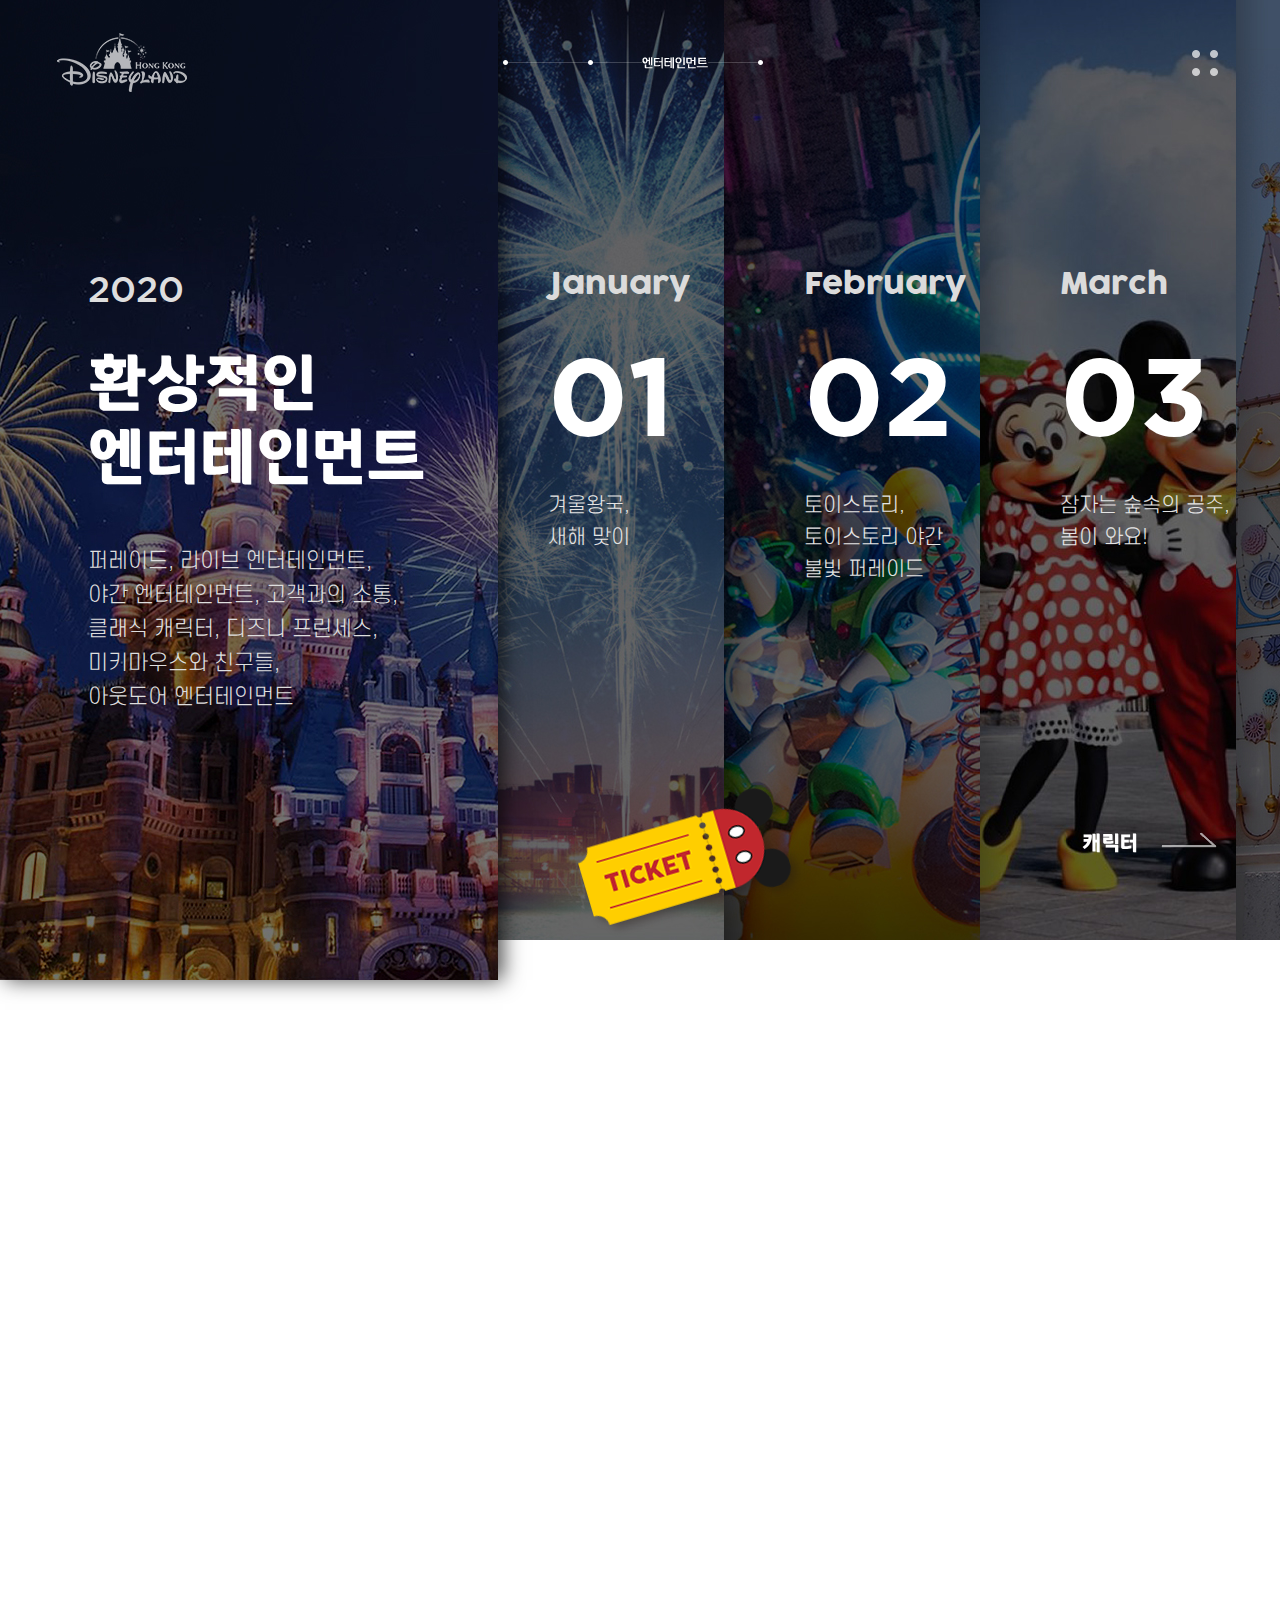
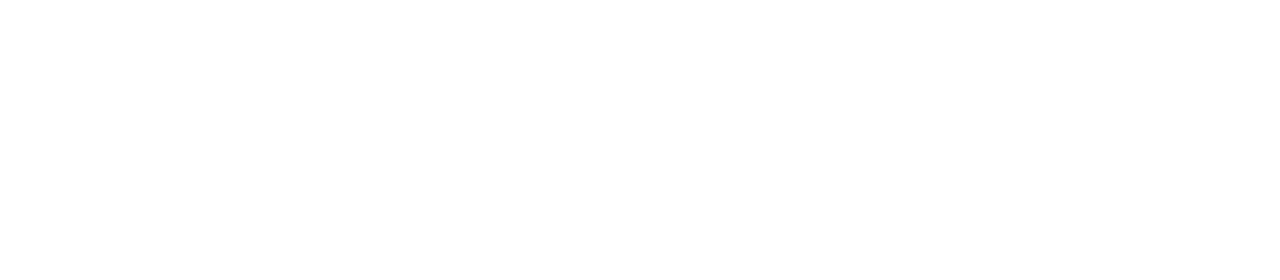
<file: Ko/sub_entertainment.html>
<!DOCTYPE html>
<html lang="ko">
<head>
    <meta charset="UTF-8">
    <meta name="viewport" content="width=device-width,initial-scale=1.0,minimum-scale=1.0,maximum-scale=1.0">
    <meta http-equiv="X-UA-Compatible" content="IE=edge, chrome=1">
    <title>홍콩 디즈니랜드 - 엔터테인먼트</title>

    <link rel="stylesheet" href="css/plugin/reset.css">
    <link rel="stylesheet" href="css/plugin/fullPage.css">
    <link rel="stylesheet" href="https://unpkg.com/swiper/swiper-bundle.min.css">
    <link rel="stylesheet" href="css/plugin/slick.css">
    <link rel="stylesheet" href="css/sub_entertainment.css">
    <link rel="stylesheet" href="css/font.css">

    <script src="js/plugin/jquery-1.8.1.min.js"></script>
    <script src="js/plugin/jquery.easing.1.3.min.js"></script>
    <script src="js/plugin/jquery.nicescroll.min.js"></script>
    <script src="js/plugin/jquery.fullPage.min.js"></script>
    <script src="js/plugin/logic.js"></script>
    <script src="https://unpkg.com/swiper/swiper-bundle.min.js"></script>
    <script src="js/plugin/slick.min.js"></script>
    <script src="js/sub_entertainment.js"></script>

    <!--[if It IE 9] <script src="js/respond.min.js"></script> <[endif]-->
    <link rel="shortcut icon" href="" type="image/x-icon">
    <link rel="favicon" href="" type="image/x-icon">



</head>
<body>

<!----------  fix section  ---------->

<header id="header">

    <h1><a href="index.html"><img src="../image/common/hongkong-disneyland-logo.png" alt="logo"></a></h1>

    <div id="navi"><img src="../image/common/KO_navi_entertainment.png" alt="entertainment page"></div>

    <div id="menu_btn"><img src="../image/common/menu_btn.png" alt="menu_btn"></div>

    <div id="ticket">
        <img class="off" src="../image/common/ticket-01.png" alt="ticket">
        <img class="on" src="../image/common/ticket-02.png" alt="ticket">
    </div>

    <div id="back">
        <img src="../image/common/back_arrow.png" alt="back">
        <div class="text">뒤로가기</div>
    </div>

</header>


<section id="menu">

    <div class="logo">
        <img src="../image/common/hongkong-disneyland-logo.png" alt="logo">
    </div>

    <div class="close">
        <img src="../image/common/X-box.png" alt="close">
    </div>

    <ul class="menu_list">
        <li><a href="index.html">홈</a></li>
        <li><a href="sub_attraction.html">어트랙션</a></li>
        <li><a href="sub_entertainment.html">엔터테인먼트</a></li>
        <li><a href="sub_character_1.html">캐릭터</a></li>
    </ul>

    <ul class="footer_left">

        <li class="about">
            <div>About</div>
            <div class="line"></div>
        </li>

        <li class="company">
            <div>Company</div>
            <div class="line"></div>
        </li>
    </ul>

    <ul class="footer_right">
        <li class="blog">
            <img src="../image/menu/blog.png" alt="blog">
            <div class="line"></div>
        </li>

        <li class="youtube">
            <img src="../image/menu/youtube.png" alt="youtube">
            <div class="line"></div>
        </li>

        <li class="facebook">
            <img src="../image/menu/facebook.png" alt="facebook">
            <div class="line"></div>
        </li>

        <li class="twitter">
            <img src="../image/menu/twitter.png" alt="twitter">
            <div class="line"></div>
        </li>

        <li class="earth">
            <img src="../image/menu/earth.png" alt="internet">
            <div class="line"></div>
        </li>
    </ul>

</section>
<!--menu end-->

<section id="ent_main">

    <div class="ticket">
        <img class="off" src="../image/common/ticket-01.png" alt="ticket">
        <img class="on" src="../image/common/ticket-02.png" alt="ticket">
    </div>

    <a href="sub_character_1.html">
        <div class="next">
            캐릭터<img src="../image/common/next_arrow.png" alt="attraction">
        </div>
    </a>


    <div class="fix_box">

        <div class="typo">
            <div class="subtit">2020</div>
            <div class="tit">환상적인<br>엔터테인먼트</div>
            <p>퍼레이드, 라이브 엔터테인먼트,<br>
                야간 엔터테인먼트, 고객과의 소통,<br>
                클래식 캐릭터, 디즈니 프린세스,<br>
                미키마우스와 친구들,<br>
                아웃도어 엔터테인먼트</p>
        </div>

        <img src="../image/entertainment/ent_bg.jpg" alt="sensational entertainment">
    </div>

    <div class="container">
        <!-- Slider main container -->
        <div class="swiper-container">
            <!-- Additional required wrapper -->
            <div class="swiper-wrapper">

                <div class="swiper-slide month_01">
                    <a href="#page01">
                        <div class="typo">
                            <div class="subtit">January</div>
                            <div class="tit">01</div>
                            <p>겨울왕국,<br>
                                새해 맞이</p>
                        </div>
                        <img src="../image/entertainment/ent_01.jpg" alt="january">
                        <img class="on" src="../image/entertainment/ent_01_on.jpg" alt="january">
                    </a>
                </div>

                <div class="swiper-slide">
                    <div class="typo">
                        <div class="subtit">February</div>
                        <div class="tit">02</div>
                        <p>토이스토리,<br>
                            토이스토리 야간<br>
                            불빛 퍼레이드</p>
                    </div>
                    <img src="../image/entertainment/ent_02.jpg" alt="february">
                </div>

                <div class="swiper-slide month_03">
                    <a href="#page02">
                        <div class="typo">
                            <div class="subtit">March</div>
                            <div class="tit">03</div>
                            <p>잠자는 숲속의 공주,<br>
                            봄이 와요!</p>
                        </div>
                        <img src="../image/entertainment/ent_03.jpg" alt="march">
                        <img class="on" src="../image/entertainment/ent_03_on.jpg" alt="march">
                    </a>
                </div>

                <div class="swiper-slide">
                   <div class="typo">
                        <div class="subtit">April</div>
                        <div class="tit">04</div>
                        <p>원더랜드와<br>
                        이상한 나라의 앨리스<br>
                        꽃 축제</p>
                   </div>
                    <img src="../image/entertainment/ent_04.jpg" alt="april">
                </div>

                <div class="swiper-slide">
                    <div class="typo">
                        <div class="subtit">May</div>
                        <div class="tit">05</div>
                        <p>날아다니는<br>
                        코끼리 덤보</p>
                    </div>
                    <img src="../image/entertainment/ent_05.jpg" alt="may">
                </div>

                 <div class="swiper-slide">
                     <div class="typo">
                         <div class="subtit">June</div>
                         <div class="tit">06</div>
                         <p>토이 스토리와<br>
                         픽사 친구들,<br>
                         여름 스플래시</p>
                     </div>
                     <img src="../image/entertainment/ent_06.jpg" alt="june">
                 </div>

                </div>

            </div>

        </div>
    </div>

</section>

<!----------  fix section  end ---------->


<main id="fullpage" class="container">

    <section id="section01" class="section">

        <div class="fix_box">

            <div class="typo">
                <div class="subtit">2020</div>
                <div class="tit01">January</div>
                <div class="tit02">01</div>
                <p>눈은 계속되어야 한다,<br>
                    겨울왕국,<br>
                    새해 복 많이 받으세요!</p>
            </div>

            <img src="../image/entertainment/ent_01_left.jpg" alt="january">
        </div>

        <div class="slide_box"></div>

        <div id="drag_01">
            <div class="day_18">
                <div class="typo">
                    <div class="top">공연</div>
                    <div class="date">18</div>
                    <div class="day">토요일</div>
                    <div class="box"></div>
                    <p>영화에서 영감을 받은<br>
                    화려한 무대에서 겨울왕국의 경이로운<br>
                    마법과 음악에 몸을 녹이세요.</p>
                </div>

                <div class="photo">
                    <img src="../image/entertainment/ent_01_18.jpg" alt="saturday show">
                </div>
            </div>

            <div class="day_19">
                <div class="typo">
                    <div class="top">공연</div>
                    <div class="date">19</div>
                    <div class="day">일요일</div>
                    <div class="box"></div>
                    <p>가족, 친구, 그리고 새로운<br>
                        시작을 축하하는 놀라운 야간 워터쇼를<br>
                        찾아 보세요.</p>
                </div>

                <div class="photo">
                    <img src="../image/entertainment/ent_01_19.jpg" alt="sunday show">
                </div>
            </div>

            <div class="day_20">
                <div class="typo">
                    <div class="top">퍼레이드</div>
                    <div class="date">20</div>
                    <div class="day">월요일</div>
                    <div class="box"></div>
                    <p>여름을 사랑하는 아렌델의 눈사람 올라프와<br>
                        코를 맞대고 오면서 겨울왕국<br>
                        친구와 즐거운 시간을 보내세요.</p>
                </div>

                <div class="photo">
                    <img src="../image/entertainment/ent_01_20.jpg" alt="monday parade">
                </div>
            </div>

            <div class="day_21">
                <div class="typo">
                    <div class="top">공연</div>
                    <div class="date">21</div>
                    <div class="day">화요일</div>
                    <div class="box"></div>
                    <p>화려한 브로드웨이 스타일의<br>
                    뮤지컬 미녀와 야수의 로맨스와<br>
                    마법을 다시 경험해 보세요.</p>
                </div>

                <div class="photo">
                    <img src="../image/entertainment/ent_01_21.jpg" alt="tuesday show">
                </div>
            </div>

            <div class="day_22">
                <div class="typo">
                    <div class="top">공연</div>
                    <div class="date">22</div>
                    <div class="day">수요일</div>
                    <div class="box"></div>
                    <p>따뜻한 겨울왕국의 축하를 위해<br>
                    많은 이야기와 노래 그리고 특별한 손님들과<br>
                    함께 녹을 준비 되셨나요?</p>
                </div>

                <div class="photo">
                    <img src="../image/entertainment/ent_01_22.jpg" alt="wednesday show">
                </div>
            </div>
        </div>

    </section>
    <!-- scene01 end -->

    <section id="section02" class="section">

        <div class="fix_box">

            <div class="typo">
                <div class="subtit">2020</div>
                <div class="tit01">March</div>
                <div class="tit02">03</div>
                <p>봄이 와요!<br>
                잠자는 숲속의 공주의 성을<br>
                거닐어보세요</p>
            </div>

            <img src="../image/entertainment/ent_03_left.jpg" alt="march">
        </div>

        <div class="slide_box"></div>

        <div id="drag_03">
            <div class="day_23">
                <div class="typo">
                    <div class="top">공연</div>
                    <div class="date">23</div>
                    <div class="day">일요일</div>
                    <div class="box"></div>
                    <p>미키의 사운드 퍼레이드에 다섯명의<br>
                        디즈니 프린세스가 “히어로인”을 타고<br>
                        나타납니다!</p>
                </div>

                <div class="photo">
                    <img src="../image/entertainment/ent_03_23.jpg" alt="sunday parade">
                </div>
            </div>

            <div class="day_24">
                <div class="typo">
                    <div class="top">공연</div>
                    <div class="date">24</div>
                    <div class="day">월요일</div>
                    <div class="box"></div>
                    <p>픽시두스트의 퍼레이드를 보면서<br>
                        화려한 밤을 보내세요!</p>
                </div>

                <div class="photo">
                    <img src="../image/entertainment/ent_03_24.jpg" alt="monday show">
                </div>
            </div>

            <div class="day_25">
                <div class="typo">
                    <div class="top">퍼레이드</div>
                    <div class="date">25</div>
                    <div class="day">화요일</div>
                    <div class="box"></div>
                    <p>신데렐라 성에서 디즈니의 한 장면과<br>
                        캐릭터와 함께 생생하게 마음을 사로잡는<br>
                        야간 공연을 즐겨보세요!</p>
                </div>

                <div class="photo">
                    <img src="../image/entertainment/ent_03_25.jpg" alt="tuesday parade">
                </div>
            </div>

            <div class="day_26">
                <div class="typo">
                    <div class="top">공연</div>
                    <div class="date">26</div>
                    <div class="day">수요일</div>
                    <div class="box"></div>
                    <p>고대 아즈텍 피라미드 앞에서<br>
                        팬들을 환영하는 “세명의 기사”의 스타<br>
                        도날드덕을 만나보세요!</p>
                </div>

                <div class="photo">
                    <img src="../image/entertainment/ent_03_26.jpg" alt="wednesday show">
                </div>
            </div>

            <div class="day_27">
                <div class="typo">
                    <div class="top">퍼레이드</div>
                    <div class="date">27</div>
                    <div class="day">목요일</div>
                    <div class="box"></div>
                    <p>미키와 미니를 위한 음악 축하 공연에서<br>
                        형형색색의 떠돌이들과 사랑하는 디즈니 친구<br>
                        들이 등장합니다. 춤을 추며 노래를 따라<br>
                        불러보세요!</p>
                </div>

                <div class="photo">
                    <img src="../image/entertainment/ent_03_27.jpg" alt="thursday show">
                </div>
            </div>
        </div>

    </section>
    <!-- scene02 end -->


</main><!-- wrap end -->




<!----------  pop section  ---------->


<div class="pop">

</div><!--pop end-->


<!----------  pop section  end  ---------->



















</body>
</html>
</file>
<file: Ko/css/plugin/fullPage.css>
html.fp-enabled,.fp-enabled body{margin:0;padding:0;overflow:hidden;-webkit-tap-highlight-color:rgba(0,0,0,0)}#superContainer{height:100%;position:relative;-ms-touch-action:none;touch-action:none}.fp-section{position:relative;-webkit-box-sizing:border-box;-moz-box-sizing:border-box;box-sizing:border-box}.fp-slide{float:left}.fp-slide,.fp-slidesContainer{height:100%;display:block}.fp-slides{z-index:1;height:100%;overflow:hidden;position:relative;-webkit-transition:all .3s ease-out;transition:all .3s ease-out}.fp-section.fp-table,.fp-slide.fp-table{display:table;table-layout:fixed;width:100%}.fp-tableCell{display:table-cell;vertical-align:middle;width:100%;height:100%}.fp-slidesContainer{float:left;position:relative}.fp-controlArrow{position:absolute;z-index:4;top:50%;cursor:pointer;width:0;height:0;border-style:solid;margin-top:-38px;-webkit-transform:translate3d(0,0,0);-ms-transform:translate3d(0,0,0);transform:translate3d(0,0,0)}.fp-controlArrow.fp-prev{left:15px;width:0;border-width:38.5px 34px 38.5px 0;border-color:transparent #fff transparent transparent}.fp-controlArrow.fp-next{right:15px;border-width:38.5px 0 38.5px 34px;border-color:transparent transparent transparent #fff}.fp-scrollable{overflow:scroll}.fp-notransition{-webkit-transition:none!important;transition:none!important}
</file>
<file: Ko/css/main.css>
/*#intro{*/
/*    width: 100%;*/
/*    height: 100%;*/
/*    position: fixed;*/
/*    left: 0;*/
/*    top: 0;*/
/*    z-index: 9999;*/
/*    !*display: none;*!*/
/*}*/

/*#intro .video_bar{*/
/*    position: absolute;*/
/*    left: 50%;*/
/*    bottom: 59px;*/
/*    transform: translateX(-50%);*/
/*}*/

/*#intro .video_bar .bar{*/
/*    width: 1744px;*/
/*    height: 3px;*/
/*    background: white;*/
/*    opacity: 0.1;*/
/*}*/

/*#intro .play_bar{*/
/*    width: 0;*/
/*    height: 3px;*/
/*    background: white;*/
/*    position: absolute;*/
/*    left: 0;*/
/*    bottom: 0;*/
/*    transition: all 31s;*/
/*}*/

/*#intro .play_bar.on{*/
/*    width: 1744px;*/
/*}*/

/*#intro .video_bar .skip{*/
/*    width: 89px;*/
/*    height: 44px;*/
/*    border: 2px white solid;*/
/*    border-radius: 5px;*/
/*    opacity: 0.7;*/
/*    position: absolute;*/
/*    right: 0;*/
/*    bottom: 24px;*/
/*    cursor: pointer;*/
/*}*/

/*#intro .video_bar .skip:hover{*/
/*    background: #102a88;*/
/*    border-radius: 5px;*/
/*}*/

/*#intro .video_bar .skip > span:first-child{*/
/*    font-family: "Cocogoose Light", sans-serif;*/
/*    color: white;*/
/*    font-size: 18px;*/
/*    line-height: 44px;*/
/*    padding-left: 16px;*/
/*}*/

/*#intro .video_bar .skip .arrow{*/
/*    position: absolute;*/
/*    right: 14px;*/
/*    top: 16px;*/
/*}*/

#header{}

#header > h1{
    width: 130px;
    height: 60px;
    position: fixed;
    left: 57px;
    top: 33px;
    z-index: 9998;
}

#navi{
    width: 274px;
    height: 11px;
    position: fixed;
    left: 50%;
    top: 57px;
    margin-left: -137px;
    z-index: 9990;
}

#menu_btn{
    width: 26px;
    height: 26px;
    position: fixed;
    right: 62px;
    top: 50px;
    z-index: 9990;
    cursor: pointer;
}

#ticket{
    position: fixed;
    left: 46%;
    bottom: 0;
    transform: rotate(-16.5deg);
    filter: drop-shadow(5px 5px 5px rgba(34, 23, 20, 0.4));
    z-index: 8000;
    cursor: pointer;
}

#ticket > img{
    position: absolute;
    left: 0;
    bottom: -40px;
}

#ticket .on{
    display: none;
}

#language{
    position: fixed;
    left: 63px;
    bottom: 60px;
    z-index: 9990;
}

#language > li{
    width: 25px;
    height: 12px;
    margin-right: 10px;
    float: left;
    font-family: "Cocogoose Light", sans-serif;
}

#language > li:nth-child(2) {
    font-family: "Cocogoose Regular", sans-serif;
}

#language > li:hover{
    font-family: "Cocogoose Regular", sans-serif;
}

#language > li > a{
    font-size: 15px;
    color: white;
}

#header > a .next{
    width: 154px;
    height: 15px;
    position: fixed;
    right: 63px;
    bottom: 52px;
    z-index: 9990;
    color: white;
    font-size: 20px;
    font-family: "a드림고딕7", sans-serif;
}

#header > a .next > img{
    position: absolute;
    right: 0;
    bottom: 0;
}

/*header end*/




#menu{
    width: 100%;
    height: 100%;
    position: fixed;
    left: 0;
    top: 0;
    background: url("../../image/menu/menu_bg.jpg");
    z-index: 9997;
    transform: translateY(-980px);
    transition: all 0.7s;
    /*display: none;*/
}

#menu.down{
    transform: translateY(0);
}

#menu .logo{
    position: absolute;
    left: 57px;
    top: 33px;
}

#menu .close{
    position: absolute;
    right: 60px;
    top: 38px;
    cursor: pointer;
}

#menu .menu_list{
    position: absolute;
    right: 183px;
    top: 260px;
}

#menu .menu_list > li{
    text-align: right;
    margin-bottom: 70px;
    cursor: pointer;
}

#menu .menu_list > li > a{
    color: white;
    font-family: "a드림고딕3", sans-serif;
    font-size: 68px;
}

#menu .menu_list > li > a:hover{
    color: #0072ff;
}

#menu .footer_left{
    position: absolute;
    left: 175px;
    bottom: 48px;
}

#menu .footer_left > li{
    float: left;
    margin-right: 38px;
    color: #6698d6;
    font-family: "Cocogoose Light", sans-serif;
    font-size: 32px;
    cursor: pointer;
}

#menu .footer_left > li > div:first-child{
    margin-bottom: 10px;
}

#menu .footer_left > li .line{
    width: 0;
    height: 5px;
    background: #6698d6;
    border-radius: 5px;
    transition: width 0.7s ease;
}


#menu .footer_left .about:hover .line{
    width: 104px;
}

#menu .footer_left .company:hover .line{
    width: 170px;
}

#menu .footer_right{
    position: absolute;
    right: 183px;
    bottom: 48px;
}

#menu .footer_right > li{
    float: left;
    margin-left: 33px;
    cursor: pointer;
}

#menu .footer_right > li > img{
    margin-bottom: 10px;
}

#menu .footer_right > li .line{
    width: 0;
    height: 5px;
    background: #6698d6;
    border-radius: 5px;
    transition: width 0.7s ease;
}

#menu .footer_right .blog:hover .line{
    width: 23px;
}

#menu .footer_right .youtube:hover .line{
    width: 32px;
}

#menu .footer_right .facebook:hover .line{
    width: 13px;
}

#menu .footer_right .twitter:hover .line{
    width: 27px;
}

#menu .footer_right .earth:hover .line{
    width: 25px;
}
/* menu end */





#fullpage > section {
    height: 980px;
}

#section01 {
    background: url("../../image/main/main_slide01.jpg");

}

.section .title{
    position: absolute;
    left: 180px;
    top: 354px;
    color: white;
}

#section01 .fp-tableCell .title > h3{
    font-size: 23px;
    margin-bottom: 16px;
    font-family: "Cocogoose Light", sans-serif;
    transform: translateY(-20px);
    opacity: 0;
    transition: all 1s;
    transition-delay: .5s;
}

#section01 .fp-tableCell .title > h3.on{
    transform: translateY(0);
    opacity: 1;
}

#section01 .fp-tableCell .title > h2{
    font-size: 105px;
    margin-bottom: 30px;
    font-family: "a드림고딕7", sans-serif;
    transform: translateY(-20px);
    opacity: 0;
    transition: all 1s;
    transition-delay: .8s;
}

#section01 .fp-tableCell .title > h2.on{
    transform: translateY(0);
    opacity: 1;
}

#section01 .fp-tableCell .title > p{
    font-size: 24px;
    color: #dddcdc;
    font-family: "SCDream3", sans-serif;
    line-height: 36px;
    transform: translateY(-30px);
    opacity: 0;
    transition: all 1s;
    transition-delay: 1.2s;
}

#section01 .fp-tableCell .title > p.on{
    transform: translateY(0);
    opacity: 1;
}

#section02 {
    background: url("../../image/main/main_slide02.jpg");
}

#section02 .fp-tableCell .title > h3{
    font-size: 30px;
    margin-bottom: 18px;
    color: #1b1b1b;
    font-family: "Cocogoose Light", sans-serif;
    transform: translateY(-20px);
    opacity: 0;
    transition: all 1s;
}

#section02 .fp-tableCell .title > h3.on{
    transform: translateY(0);
    opacity: 1;
}

#section02 .fp-tableCell .title > h2{
    font-size: 105px;
    margin-bottom: 30px;
    color: white;
    font-family: "a드림고딕7", sans-serif;
    letter-spacing: -5px;
    transform: translateY(-20px);
    opacity: 0;
    transition: all 1s;
    transition-delay: .3s;
}

#section02 .fp-tableCell .title > h2.on{
    transform: translateY(0);
    opacity: 1;
}

#section02 .fp-tableCell .title > p{
    font-size: 24px;
    color: #1b1b1b;
    font-family: "SCDream3", sans-serif;
    line-height: 36px;
    transform: translateY(-30px);
    opacity: 0;
    transition: all 1s;
    transition-delay: .7s;
}

#section02 .fp-tableCell .title > p.on{
    transform: translateY(0);
    opacity: 1;
}

#fullpage .section .fp-tableCell .more_btn{
    width: 126px;
    height: 40px;
    border: 2px solid #94929f;
    border-radius: 5px;
    position: absolute;
    left: 180px;
    top: 640px;
    line-height: 40px;
    font-family: "a드림고딕3", sans-serif;
    cursor: pointer;
}

#fullpage .section .fp-tableCell .more_btn .arrow{
    position: absolute;
    left: 104px;
    top: 14px;
}

#section01 .fp-tableCell .more_btn > span:nth-child(1){
    color: white;
    font-size: 16px;
    padding-left: 15px;
    display: block;
    line-height: 40px;
    height: 40px;
    vertical-align: bottom;
}

#section01 .fp-tableCell .sc01{
    transform: translateY(-30px);
    opacity: 0;
    transition: all 1s;
    transition-delay: 1.5s;
}

#section01 .fp-tableCell .sc01.on{
    transform: translateY(0px);
    opacity: 1;
}

#section02 .section .fp-tableCell .more_btn{
    border: 2px solid #5c6d76;
}

#section02 .fp-tableCell .more_btn > span:nth-child(1){
    color: #1b1b1b;
    font-size: 16px;
    padding-left: 15px;
}

#section02 .fp-tableCell .sc02{
    transform: translateY(-30px);
    opacity: 0;
    transition: all 1s;
    transition-delay: 1s;
}

#section02 .fp-tableCell .sc02.on{
    transform: translateY(0px);
    opacity: 1;
}

/*main end*/



#pop01 {
    width: 100%;
    height: 100%;
    position: fixed;
    left: 0;
    top: 0;
    z-index: 9999;
    display: none;
}

#pop01 .pop_bg{
    width: 1920px;
    height: 980px;
    background: black;
    opacity: 0.8;
    position: absolute;
    left: 0;
    top: 0;
}

#pop01 .pop_box{
    width: 1340px;
    height: 720px;
    background: url("../../image/main/popup_01.png");
    border-radius: 5px;
    position: absolute;
    left: 260px;
    top: 50%;
    transform: translateY(-50%);
}

#pop01 .pop_box .close{
    position: absolute;
    right: -60px;
    top: 0;
    cursor: pointer;
}

#pop01 .pop_box .typo{
    width: 765px;
    position: absolute;
    left: 94px;
    top: 198px;
}

#pop01 .pop_box .typo .title > div{
    width: 765px;
    color: white;
    font-size: 63px;
    position: absolute;
    left: 0;
    top: 23px;
    font-family: "a드림고딕7", sans-serif;
}

#pop01 .pop_box .typo .article{
    position: absolute;
    left: 0;
    top: 128px;
}

#pop01 .pop_box .typo .article > p{
    color: #cfaae6;
    font-size: 18px;
    font-family: "SCDream3", sans-serif;
    line-height: 24px;
}

#pop01 .pop_box .typo .article > p:nth-child(1){
    font-weight: bold;
    margin-bottom: 27px;
    font-family: "SCDream6", sans-serif;
}

#pop01 .pop_box .more_btn{
    width: 138px;
    height: 37px;
    border: 2px solid #b5b5b5;
    border-radius: 5px;
    position: absolute;
    left: 94px;
    top: 540px;
    line-height: 34px;
    cursor: pointer;
}

#pop01 .pop_box .more_btn .arrow{
    position: absolute;
    left: 117px;
    top: 12px;
}

#pop01 .pop_box .more_btn > span:nth-child(1){
    color: #e6e6e6;
    font-size: 16px;
    padding-left: 11px;
    font-family: "a드림고딕3", sans-serif;
}

/*pop01 end*/


#pop02 {
    width: 100%;
    height: 100%;
    position: fixed;
    left: 0;
    top: 0;
    z-index: 9999;
    display: none;
}

#pop02 .pop_bg{
    width: 1920px;
    height: 980px;
    background: black;
    opacity: 0.8;
    position: absolute;
    left: 0;
    top: 0;
}

#pop02 .pop_box{
    width: 1340px;
    height: 720px;
    background: url("../../image/main/popup_02.png");
    border-radius: 5px;
    position: absolute;
    left: 260px;
    top: 50%;
    transform: translateY(-50%);
}

#pop02 .pop_box .close{
    position: absolute;
    right: -60px;
    top: 0;
    cursor: pointer;
}

#pop02 .pop_box .typo{
    width: 765px;
    position: absolute;
    left: 94px;
    top: 187px;
}

#pop02 .pop_box .typo .title > div{
    width: 765px;
    color: white;
    font-size: 63px;
    position: absolute;
    left: 0;
    top: 25px;
    font-family: "a드림고딕7", sans-serif;
}

#pop02 .pop_box .typo .article{
    position: absolute;
    left: 0;
    top: 105px;
}

#pop02 .pop_box .typo .article > p{
    color: #fde2e7;
    font-size: 18px;
    margin-bottom: 52px;
    font-family: "SCDream3", sans-serif;
    line-height: 24px;
}

#pop02 .pop_box .more_btn{
    width: 138px;
    height: 37px;
    border: 2px solid #ecd4cf;
    border-radius: 5px;
    position: absolute;
    left: 94px;
    top: 540px;
    line-height: 34px;
    cursor: pointer;
}

#pop02 .pop_box .more_btn .arrow{
    position: absolute;
    left: 117px;
    top: 12px;
}

#pop02 .pop_box .more_btn > span:nth-child(1){
    color: #fff;
    font-size: 16px;
    padding-left: 11px;
    font-family: "a드림고딕3", sans-serif;
}

/*pop02 end*/
</file>
<file: Ko/css/font.css>
@font-face {
    font-family: 'Cocogoose Light';
    src: local(※), url("../../font/Cocogoose/Cocogoose Pro Light-trial.ttf") format("truetype");
}

@font-face {
    font-family: 'Cocogoose DemiBold';
    src: local(※), url("../../font/Cocogoose/Cocogoose Pro Semilight-trial.ttf") format("truetype");
}

@font-face {
    font-family: 'Cocogoose Regular';
    src: local(※), url("../../font/Cocogoose/Cocogoose Pro-trial.ttf") format("truetype");
}

@font-face {
    font-family: 'Gotham Light';
    src: local(※), url("../../font/Gotham/Gotham-Light.ttf") format("truetype");
}

@font-face {
    font-family: 'Gotham Book';
    src: local(※), url("../../font/Gotham/Gotham-Book.ttf") format("truetype");
}

@font-face {
    font-family: 'Gotham Medium';
    src: local(※), url("../../font/Gotham/Gotham-Medium.ttf") format("truetype");
}

@font-face {
    font-family: 'Gotham Bold';
    src: local(※), url("../../font/Gotham/Gotham-Bold.ttf") format("truetype");
}

@font-face {
    font-family: 'SCDream3';
    src: local(※), url("../../font/S-Core_Dream/SCDream3.otf") format("opentype")
}

@font-face {
    font-family: 'SCDream4';
    src: local(※), url("../../font/S-Core_Dream/SCDream4.otf") format("opentype")
}

@font-face {
    font-family: 'SCDream6';
    src: local(※), url("../../font/S-Core_Dream/SCDream6.otf") format("opentype")
}

@font-face {
    font-family: 'a드림고딕1';
    src: local(※), url("../../font/a드림고딕/a드림고딕1.otf") format("opentype")
}

@font-face {
    font-family: 'a드림고딕2';
    src: local(※), url("../../font/a드림고딕/a드림고딕2.otf") format("opentype")
}

@font-face {
    font-family: 'a드림고딕3';
    src: local(※), url("../../font/a드림고딕/a드림고딕3.otf") format("opentype")
}

@font-face {
    font-family: 'a드림고딕4';
    src: local(※), url("../../font/a드림고딕/a드림고딕4.otf") format("opentype")
}

@font-face {
    font-family: 'a드림고딕5';
    src: local(※), url("../../font/a드림고딕/a드림고딕5.otf") format("opentype")
}

@font-face {
    font-family: 'a드림고딕6';
    src: local(※), url("../../font/a드림고딕/a드림고딕6.otf") format("opentype")
}

@font-face {
    font-family: 'a드림고딕7';
    src: local(※), url("../../font/a드림고딕/a드림고딕7.otf") format("opentype")
}
</file>
<file: css/plugin/fullPage.css>
html.fp-enabled,.fp-enabled body{margin:0;padding:0;overflow:hidden;-webkit-tap-highlight-color:rgba(0,0,0,0)}#superContainer{height:100%;position:relative;-ms-touch-action:none;touch-action:none}.fp-section{position:relative;-webkit-box-sizing:border-box;-moz-box-sizing:border-box;box-sizing:border-box}.fp-slide{float:left}.fp-slide,.fp-slidesContainer{height:100%;display:block}.fp-slides{z-index:1;height:100%;overflow:hidden;position:relative;-webkit-transition:all .3s ease-out;transition:all .3s ease-out}.fp-section.fp-table,.fp-slide.fp-table{display:table;table-layout:fixed;width:100%}.fp-tableCell{display:table-cell;vertical-align:middle;width:100%;height:100%}.fp-slidesContainer{float:left;position:relative}.fp-controlArrow{position:absolute;z-index:4;top:50%;cursor:pointer;width:0;height:0;border-style:solid;margin-top:-38px;-webkit-transform:translate3d(0,0,0);-ms-transform:translate3d(0,0,0);transform:translate3d(0,0,0)}.fp-controlArrow.fp-prev{left:15px;width:0;border-width:38.5px 34px 38.5px 0;border-color:transparent #fff transparent transparent}.fp-controlArrow.fp-next{right:15px;border-width:38.5px 0 38.5px 34px;border-color:transparent transparent transparent #fff}.fp-scrollable{overflow:scroll}.fp-notransition{-webkit-transition:none!important;transition:none!important}
</file>
<file: css/sub_attraction.css>
#header{}

#header > h1{
    position: fixed;
    left: 57px;
    top: 33px;
    z-index: 9999;
}

#navi{
    position: fixed;
    left: 50%;
    top: 57px;
    margin-left: -137px;
    z-index: 9996;
}

#menu_btn{
    position: fixed;
    right: 62px;
    top: 50px;
    z-index: 9996;
    cursor: pointer;
}

#ticket{
    position: fixed;
    left: 46%;
    bottom: 0;
    transform: rotate(-16.5deg);
    filter: drop-shadow(5px 5px 5px rgba(34, 23, 20, 0.4));
    z-index: 8000;
    cursor: pointer;
}

#ticket > img{
    position: absolute;
    left: 0;
    bottom: -40px;
}

#ticket .on{
    display: none;
}

#pagination{
    height: 20px;
    position: fixed;
    left: 60px;
    bottom: 50px;
    z-index: 8000;
}

#pagination .left_number{
    float : left;
    color: white;
}

#pagination .left_number > img {
    position : absolute;
}

#pagination .left_number > img:nth-child(2){display: none;}
#pagination .left_number > img:nth-child(3){display: none;}
#pagination .left_number > img:nth-child(4){display: none;}
#pagination .left_number > img:nth-child(5){display: none;}
#pagination .left_number > img:nth-child(6){display: none;}
#pagination .left_number > img:nth-child(7){display: none;}

#pagination .right_number{
    float : right;
    margin: 0 0 0 10px;
}

#pagination .slide_bar{
    width: 175px;
    height: 1px;
    background: white;
    float : left;
    margin: 7px 0 0 35px;
}

#pagination .slide_bar .line {
    width: 25px;
    height: 3px;
    background: white;
    margin-top: -1px;
}

#header > a .next{
    width: 255px;
    height: 15px;
    position: fixed;
    right: 63px;
    bottom: 52px;
    z-index: 8000;
    color: white;
    font-size: 20px;
    font-family: "Cocogoose Regular", sans-serif;
}

#header >a .next > img{
    position: absolute;
    right: 0;
    bottom: 0;
}


#fullpage > section {
    height: 980px;
}

/* header end */


#menu{
    width: 100%;
    height: 100%;
    position: fixed;
    left: 0;
    top: 0;
    background: url("../image/menu/menu_bg.jpg");
    z-index: 9997;
    transform: translateY(-980px);
    transition: all 0.7s;
    /*display: none;*/
}

#menu.down{
    transform: translateY(0);
}

#menu .logo{
    position: absolute;
    left: 57px;
    top: 33px;
}

#menu .close{
    position: absolute;
    right: 60px;
    top: 38px;
    cursor: pointer;
}

#menu .menu_list{
    position: absolute;
    right: 183px;
    top: 260px;
}

#menu .menu_list > li{
    text-align: right;
    margin-bottom: 70px;
    cursor: pointer;
}

#menu .menu_list > li > a{
    color: white;
    font-family: "Cocogoose Light", sans-serif;
    font-size: 70px;
}

#menu .menu_list > li > a:hover{
    color: #0072ff;
}

#menu .footer_left{
    position: absolute;
    left: 175px;
    bottom: 48px;
}

#menu .footer_left > li{
    float: left;
    margin-right: 38px;
    color: #6698d6;
    font-family: "Cocogoose Light", sans-serif;
    font-size: 32px;
    cursor: pointer;
}

#menu .footer_left > li > div:first-child{
    margin-bottom: 10px;
}

#menu .footer_left > li .line{
    width: 0;
    height: 5px;
    background: #6698d6;
    border-radius: 5px;
    transition: width 0.7s ease;
}


#menu .footer_left .about:hover .line{
    width: 104px;
}

#menu .footer_left .company:hover .line{
    width: 170px;
}

#menu .footer_right{
    position: absolute;
    right: 183px;
    bottom: 48px;
}

#menu .footer_right > li{
    float: left;
    margin-left: 33px;
    cursor: pointer;
}

#menu .footer_right > li > img{
    margin-bottom: 10px;
}

#menu .footer_right > li .line{
    width: 0;
    height: 5px;
    background: #6698d6;
    border-radius: 5px;
    transition: width 0.7s ease;
}

#menu .footer_right .blog:hover .line{
    width: 23px;
}

#menu .footer_right .youtube:hover .line{
    width: 32px;
}

#menu .footer_right .facebook:hover .line{
    width: 13px;
}

#menu .footer_right .twitter:hover .line{
    width: 27px;
}

#menu .footer_right .earth:hover .line{
    width: 25px;
}
/* menu end */




section .back{
    width: 135px;
    height: 15px;
    position: fixed;
    left: 57px;
    bottom: 52px;
    z-index: 9999;
    color: white;
    font-size: 20px;
    font-family: "Cocogoose Regular", sans-serif;
    cursor: pointer;
}

section .back .text{
    position: absolute;
    right: 0;
    bottom: 0;
}

section .ticket{
    position: fixed;
    right: 30px;
    bottom: 20px;
    transform: rotate(-16.5deg);
    filter: drop-shadow(5px 5px 5px rgba(34, 23, 20, 0.4));
    z-index: 9999;
    cursor: pointer;
}

section .ticket > img{
    position: absolute;
    right: 0;
    bottom: 0;
}

section .ticket .on{
    display: none;
}


#usa_detail{
    width: 100%;
    height: 100%;
    position: fixed;
    left: 0;
    top: 0;
    background: url("../image/attraction/detail_bg.jpg");
    z-index: 9000;
    display: none;
}

#usa{
    display: none;
}

#usa .typo{
    position: absolute;
    left: 186px;
    top: 376px;
    color: white;
}

#usa .typo > h3{
    font-family: "Cocogoose Light", sans-serif;
    font-size: 30px;
    margin-bottom: 12px;
}
#usa .typo > h2{
    font-family: "Cocogoose DemiBold", sans-serif;
    font-size: 115px;
    letter-spacing: -2px;
    margin-bottom: 54px;
}
#usa .typo > p{
    font-family: "SCDream3", sans-serif;
    font-size: 24px;
    color: #9cbbe1;
    line-height: 36px;
}


#usa_slide{
    position: fixed;
    left: 913px;
    top: 180px;
}

#usa_slide > div{
    height: 800px;
}

#usa_slide .slick-slide{
    margin-right: 30px; !important;
    opacity : 0.5;
    transform: scale(0.9);
    transition: all .7s;
    outline: none;
}

#usa_slide .slick-slide > img{
    box-shadow: 5px 5px 20px rgba(34,23,20,0.4);
}

#usa_slide .slick-current {
    opacity : 1;
    transform: scale(1);
    outline: none;
}


#usa_slide > div .text{
    font-family: "SCDream6", sans-serif;
    font-size: 22px;
    color: white;
    margin-bottom: 10px;
}

#usa_slide > div .stars > li{
    float: left;
    margin: 0 10px 15px 0;
}
/*slide end*/

#usa_slide .slick-dots {
    width: 223px;
    height: 14px;
    position : absolute;
    left: 96px;
    bottom: 11.8%;
    background: url("../image/attraction/usa_pagination_bg.png");
}

#usa_slide .slick-dots li{
    width: 28px;
    height: 14px;
    transition:all 1s;
    position : absolute;
    left: 0;
    top: 0;
}

#usa_slide .bar{
    width: 30px;
    height: 3px;
    background: white;
    position: absolute;
    left: 131px;
    bottom: 12.4%;
    margin-left: 0;
    z-index: 10;
}

#usa_slide .slick-dots li:nth-child(1).slick-active{background: url("../image/attraction/slide_01.png")}
#usa_slide .slick-dots li:nth-child(2).slick-active{background: url("../image/attraction/slide_02.png")}
#usa_slide .slick-dots li:nth-child(3).slick-active{background: url("../image/attraction/slide_03.png")}
#usa_slide .slick-dots li:nth-child(4).slick-active{background: url("../image/attraction/slide_04.png")}
#usa_slide .slick-dots li:nth-child(5).slick-active{background: url("../image/attraction/slide_05.png")}
#usa_slide .slick-dots li .slick-active{}

#usa_slide .slick-dots li button{
    display: none;
}
/*slide pagination end*/

/* see detail_usa end */

#toystory_detail{
    width: 100%;
    height: 100%;
    position: fixed;
    left: 0;
    top: 0;
    background: url("../image/attraction/detail_bg.jpg");
    z-index: 9000;
    display: none;
}

#toystory{
    display: none;
}

#toystory .typo{
    position: absolute;
    left: 186px;
    top: 376px;
    color: white;
}

#toystory .typo > h3{
    font-family: "Cocogoose Light", sans-serif;
    font-size: 30px;
    margin-bottom: 12px;
}
#toystory .typo > h2{
    font-family: "Cocogoose DemiBold", sans-serif;
    font-size: 115px;
    letter-spacing: -2px;
    margin-bottom: 54px;
}
#toystory .typo > p{
    font-family: "SCDream3", sans-serif;
    font-size: 24px;
    color: #9cbbe1;
    line-height: 36px;
}

#toystory_slide{
    position: absolute;
    left: 913px;
    top: 180px;
}

#toystory_slide > div{
    height: 800px;
}

#toystory_slide .slick-slide{
    margin-right: 30px; !important;
    opacity : 0.5;
    transform: scale(0.9);
    transition: all .7s;
    outline: none;
}

#toystory_slide .slick-slide > img{
    box-shadow: 5px 5px 20px rgba(34,23,20,0.4);
}

#toystory_slide .slick-current {
    opacity : 1;
    transform: scale(1);
    outline: none;
}

#toystory_slide > div .text{
    font-family: "SCDream6", sans-serif;
    font-size: 22px;
    color: white;
    margin-bottom: 10px;
}

#toystory_slide > div .stars > li{
    float: left;
    margin: 0 10px 15px 0;
}
/*slide end*/


#toystory_slide .slick-dots {
    width: 224px;
    height: 14px;
    position : absolute;
    left: 96px;
    bottom: 11.8%;
    background: url("../image/attraction/toystory_pagination_bg.png");
}

#toystory_slide .slick-dots li{
    width: 28px;
    height: 14px;
    transition:all 1s;
    position : absolute;
    left: 0;
    top: 0;
}

#toystory_slide .bar{
    width: 37.5px;
    height: 3px;
    background: white;
    position: absolute;
    left: 131px;
    bottom: 12.4%;
    margin-left: 0;
    z-index: 10;
}

#toystory_slide .slick-dots li:nth-child(1).slick-active{background: url("../image/attraction/slide_01.png")}
#toystory_slide .slick-dots li:nth-child(2).slick-active{background: url("../image/attraction/slide_02.png")}
#toystory_slide .slick-dots li:nth-child(3).slick-active{background: url("../image/attraction/slide_03.png")}
#toystory_slide .slick-dots li:nth-child(4).slick-active{background: url("../image/attraction/slide_04.png")}
#toystory_slide .slick-dots li:nth-child(5).slick-active{background: url("../image/attraction/slide_05.png")}
#toystory_slide .slick-dots li .slick-active{}


#toystory_slide .slick-dots li button{
    display: none;
}
/*slide pagination end*/



/* see detail_toystory end */


#fantasy_detail{
    width: 100%;
    height: 100%;
    position: fixed;
    left: 0;
    top: 0;
    background: url("../image/attraction/detail_bg.jpg");
    z-index: 9000;
    display: none;
}


#fantasy{
    display: none;
}

#fantasy .typo{
    position: absolute;
    left: 186px;
    top: 376px;
    color: white;
}

#fantasy .typo > h3{
    font-family: "Cocogoose Light", sans-serif;
    font-size: 30px;
    margin-bottom: 12px;
}
#fantasy .typo > h2{
    font-family: "Cocogoose DemiBold", sans-serif;
    font-size: 115px;
    letter-spacing: -2px;
    margin-bottom: 54px;
}
#fantasy .typo > p{
    font-family: "SCDream3", sans-serif;
    font-size: 24px;
    color: #9cbbe1;
    line-height: 36px;
}


#fantasy_slide{
    position: absolute;
    left: 913px;
    top: 180px;
}

#fantasy_slide > div{
    height: 800px;
}

#fantasy_slide .slick-slide{
    margin-right: 30px; !important;
    opacity : 0.5;
    transform: scale(0.9);
    transition: all .7s;
    outline: none;
}

#fantasy_slide .slick-slide > img{
    box-shadow: 5px 5px 20px rgba(34,23,20,0.4);
}

#fantasy_slide .slick-current {
    opacity : 1;
    transform: scale(1);
    outline: none;
}

#fantasy_slide > div .text{
    font-family: "SCDream6", sans-serif;
    font-size: 22px;
    color: white;
    margin-bottom: 10px;
}

#fantasy_slide > div .stars > li{
    float: left;
    margin: 0 10px 15px 0;
}
/*slide end*/


#fantasy_slide .slick-dots {
    width: 223px;
    height: 14px;
    position : absolute;
    left: 96px;
    bottom: 95px;
    background: url("../image/attraction/usa_pagination_bg.png");
}

#fantasy_slide .slick-dots li{
    width: 28px;
    height: 14px;
    transition:all 1s;
    position : absolute;
    left: 0;
    top: 0;
}

#fantasy_slide .bar{
    width: 30px;
    height: 3px;
    background: white;
    position: absolute;
    left: 131px;
    bottom: 12.4%;
    margin-left: 0;
    z-index: 10;
}

#fantasy_slide .slick-dots li:nth-child(1).slick-active{background: url("../image/attraction/slide_01.png")}
#fantasy_slide .slick-dots li:nth-child(2).slick-active{background: url("../image/attraction/slide_02.png")}
#fantasy_slide .slick-dots li:nth-child(3).slick-active{background: url("../image/attraction/slide_03.png")}
#fantasy_slide .slick-dots li:nth-child(4).slick-active{background: url("../image/attraction/slide_04.png")}
#fantasy_slide .slick-dots li:nth-child(5).slick-active{background: url("../image/attraction/slide_05.png")}
#fantasy_slide .slick-dots li .slick-active{}


#fantasy_slide .slick-dots li button{
    display: none;
}
/*slide pagination end*/

/* see detail_fantasyland end */




#fullpage > section .fp-tableCell .sd_btn{
    width: 204px;
    height: 63px;
    position: absolute;
    left: 50%;
    bottom: 180px;
    transform: translateX(-50%);
    border-radius: 5px;
    cursor: pointer;
    overflow: hidden;
}

#fullpage > section .fp-tableCell .sd_btn .btn{
    width: 204px;
    height: 63px;
    background: #0a3365;
    font-size: 23px;
    color: white;
    text-align: center;
    line-height: 63px;
    font-family: "Cocogoose Light", sans-serif;
    transform: scale(1);
}

#section01 {
    background: url("../image/attraction/attraction01.jpg");
}

#fullpage > section .fp-tableCell .sd_btn .usa:hover{
    transform: scale(1.1);
    transition: all .5s;
}

#section02 {
    background: url("../image/attraction/attraction02.jpg");

}
#section03 {
    background: url("../image/attraction/attraction03.jpg");
}

#section04 {
    background: url("../image/attraction/attraction04.jpg");
}

#section05 {
    background: url("../image/attraction/attraction05.jpg");
}

#fullpage > section .fp-tableCell .sd_btn .toystory:hover{
    transform: scale(1.1);
    transition: all .5s;
}

#section06 {
    background: url("../image/attraction/attraction06.jpg");
}

#fullpage > section .fp-tableCell .sd_btn .fantasy:hover{
    transform: scale(1.1);
    transition: all .5s;
}

#section07 {
    background: url("../image/attraction/attraction07.jpg");
}

/*#footer,*/
/*#footer .fp-tableCell {*/
/*    height: 160px !important;*/
/*    background: gray;*/
/*}*/
</file>
<file: css/font.css>
@font-face {
    font-family: 'Cocogoose Light';
    src: local(※), url("../font/Cocogoose/Cocogoose Pro Light-trial.ttf") format("truetype");
}

@font-face {
    font-family: 'Cocogoose DemiBold';
    src: local(※), url("../font/Cocogoose/Cocogoose Pro Semilight-trial.ttf") format("truetype");
}

@font-face {
    font-family: 'Cocogoose Regular';
    src: local(※), url("../font/Cocogoose/Cocogoose Pro-trial.ttf") format("truetype");
}

@font-face {
    font-family: 'Gotham Light';
    src: local(※), url("../font/Gotham/Gotham-Light.ttf") format("truetype");
}

@font-face {
    font-family: 'Gotham Book';
    src: local(※), url("../font/Gotham/Gotham-Book.ttf") format("truetype");
}

@font-face {
    font-family: 'Gotham Medium';
    src: local(※), url("../font/Gotham/Gotham-Medium.ttf") format("truetype");
}

@font-face {
    font-family: 'Gotham Bold';
    src: local(※), url("../font/Gotham/Gotham-Bold.ttf") format("truetype");
}

@font-face {
    font-family: 'SCDream3';
    src: local(※), url("../font/S-Core_Dream/SCDream3.otf") format("opentype")
}

@font-face {
    font-family: 'SCDream4';
    src: local(※), url("../font/S-Core_Dream/SCDream4.otf") format("opentype")
}

@font-face {
    font-family: 'SCDream6';
    src: local(※), url("../font/S-Core_Dream/SCDream6.otf") format("opentype")
}
</file>
<file: css/sub_character_1.css>
#header > h1{
    position: fixed;
    left: 57px;
    top: 33px;
    z-index: 1000;
}

#navi{
    position: fixed;
    left: 50%;
    top: 57px;
    margin-left: -137px;
    z-index: 1000;
}

#menu_btn{
    position: fixed;
    right: 62px;
    top: 50px;
    z-index: 1000;
    cursor: pointer;
}

#back{
    width: 135px;
    height: 15px;
    position: fixed;
    left: 57px;
    bottom: 52px;
    z-index: 1000;
    cursor: pointer;
}

#back .text{
    color: #fff;
    font-size: 20px;
    font-family: "Cocogoose Regular", sans-serif;
    position: absolute;
    right: 0;
    bottom: 0;
}

#ticket{
    position: fixed;
    right: 30px;
    bottom: 0;
    transform: rotate(-16.5deg);
    filter: drop-shadow(5px 5px 5px rgba(34, 23, 20, 0.4));
    z-index: 1000;
    cursor: pointer;
}

#ticket > img{
    position: absolute;
    right: 0;
    bottom: 20px;
}

#ticket .on{
    display: none;
}

/* header end */


#menu{
    width: 100%;
    height: 100%;
    position: fixed;
    left: 0;
    top: 0;
    background: url("../image/menu/menu_bg.jpg");
    z-index: 9999;
    transform: translateY(-980px);
    transition: all 0.7s;
    /*display: none;*/
}

#menu.down{
    transform: translateY(0);
}

#menu .logo{
    position: absolute;
    left: 57px;
    top: 33px;
}

#menu .close{
    position: absolute;
    right: 60px;
    top: 38px;
    cursor: pointer;
}

#menu .menu_list{
    position: absolute;
    right: 183px;
    top: 260px;
}

#menu .menu_list > li{
    text-align: right;
    margin-bottom: 70px;
    cursor: pointer;
}

#menu .menu_list > li > a{
    color: white;
    font-family: "Cocogoose Light", sans-serif;
    font-size: 70px;
}

#menu .menu_list > li > a:hover{
    color: #0072ff;
}

#menu .footer_left{
    position: absolute;
    left: 175px;
    bottom: 48px;
}

#menu .footer_left > li{
    float: left;
    margin-right: 38px;
    color: #6698d6;
    font-family: "Cocogoose Light", sans-serif;
    font-size: 32px;
    cursor: pointer;
}

#menu .footer_left > li > div:first-child{
    margin-bottom: 10px;
}

#menu .footer_left > li .line{
    width: 0;
    height: 5px;
    background: #6698d6;
    border-radius: 5px;
    transition: width 0.7s ease;
}


#menu .footer_left .about:hover .line{
    width: 104px;
}

#menu .footer_left .company:hover .line{
    width: 170px;
}

#menu .footer_right{
    position: absolute;
    right: 183px;
    bottom: 48px;
}

#menu .footer_right > li{
    float: left;
    margin-left: 33px;
    cursor: pointer;
}

#menu .footer_right > li > img{
    margin-bottom: 10px;
}

#menu .footer_right > li .line{
    width: 0;
    height: 5px;
    background: #6698d6;
    border-radius: 5px;
    transition: width 0.7s ease;
}

#menu .footer_right .blog:hover .line{
    width: 23px;
}

#menu .footer_right .youtube:hover .line{
    width: 32px;
}

#menu .footer_right .facebook:hover .line{
    width: 13px;
}

#menu .footer_right .twitter:hover .line{
    width: 27px;
}

#menu .footer_right .earth:hover .line{
    width: 25px;
}
/* menu end */




#main{
    width: 100%;
    height: 100%;
    position: fixed;
    left: 0;
    top: 0;
    z-index: 5000;
    /*display: none;*/
}

#main_header > h1{
    position: fixed;
    left: 57px;
    top: 33px;
    z-index: 5000;
}

#main_navi{
    position: fixed;
    left: 50%;
    top: 57px;
    margin-left: -137px;
    z-index: 5000;
}

#main_menu_btn{
    position: fixed;
    right: 62px;
    top: 50px;
    z-index: 5000;
    cursor: pointer;
}

#main_ticket{
    position: fixed;
    right: 30px;
    bottom: 0;
    transform: rotate(-16.5deg);
    filter: drop-shadow(5px 5px 5px rgba(34, 23, 20, 0.4));
    z-index: 5000;
    cursor: pointer;
}

#main_ticket > img{
    position: absolute;
    right: 0;
    bottom: 20px;
}

#main_ticket .on{
    display: none;
}

#main > section{
    float: left;
}

#main .mickey{
    width: 384px;
    height: 980px;
    position: relative;
}

#mickey_on{
    position: absolute;
    left: 0;
    top: 0;
    opacity: 0;
}

#mickey_on.on{
    opacity: 1;
}



#main .cinderella{
    width: 384px;
    height: 980px;
    position: relative;
}

#cinderella_on{
    position: absolute;
    left: 0;
    top: 0;
    opacity: 0;
}

#cinderella_on.on{
    opacity: 1;
}



#main .zootopia{
    width: 384px;
    height: 980px;
    background: url("../image/character/cha03.jpg");
    position: relative;
}

#zootopia_on{
    position: absolute;
    left: 0;
    top: 0;
    opacity: 0;
}

#zootopia_on.on{
    opacity: 1;
}



#main .toystory{
    width: 384px;
    height: 980px;
    background: url("../image/character/cha04.jpg");
    position: relative;
}

#toystory_on{
    position: absolute;
    left: 0;
    top: 0;
    opacity: 0;
}

#toystory_on.on{
    opacity: 1;
}



#main .tangled{
    width: 384px;
    height: 980px;
    background: url("../image/character/cha05.jpg");
    position: relative;
}

#tangled_on{
    position: absolute;
    left: 0;
    top: 0;
    opacity: 0;
}

#tangled_on.on{
    opacity: 1;
}

#main > section > a .sd_btn{
    width: 204px;
    height: 63px;
    border: 2px white solid;
    border-radius: 5px;
    color: white;
    font-family: "Cocogoose Light", sans-serif;
    font-size: 23px;
    line-height: 63px;
    text-align: center;
    position: absolute;
    left: 90px;
    bottom: 72px;
    cursor: pointer;
}

/*main end*/



#mickey_box{
    width: 100%;
    height: 100%;
    background: white;
    position: fixed;
    left: 0;
    top: 0;
    z-index: 8000;
    display: none;
}

#wt_header > h1{
    position: fixed;
    left: 57px;
    top: 33px;
}

#wt_navi{
    position: fixed;
    left: 50%;
    top: 57px;
    margin-left: -137px;
}

#wt_menu_btn{
    position: fixed;
    right: 62px;
    top: 50px;
    cursor: pointer;
}

#wt_back{
    width: 135px;
    height: 15px;
    position: fixed;
    left: 57px;
    bottom: 52px;
    cursor: pointer;
}

#wt_back .text{
    color: #909090;
    font-size: 20px;
    font-family: "Cocogoose Regular", sans-serif;
    position: absolute;
    right: 0;
    bottom: 0;
}

#wt_ticket{
    position: fixed;
    right: 30px;
    bottom: 0;
    transform: rotate(-16.5deg);
    filter: drop-shadow(5px 5px 5px rgba(34, 23, 20, 0.4));
    cursor: pointer;
}

#wt_ticket > img{
    position: absolute;
    right: 0;
    bottom: 20px;
}

#wt_ticket .on{
    display: none;
}

/*wt_header*/

#box_page .mickey_logo{
    position: absolute;
    left: 50%;
    top: 95px;
    transform: translateX(-50%);
}

#box_page .box{
    width: 1500px;
    height: 980px;
    position: absolute;
    left: 12.5%;
    top: 205px;
}

#box_page .box > div{
    width: 356px;
    height: 355px;
    border: 1px solid #f5f5f5;
    float: left;
    position: relative;
}

#box_page .none{
    opacity: 0;
}

#box_page .box > div > a .full{
    position: absolute;
    left: 0;
    top: 0;
    opacity: 0;
}

#box_page .box > div > a .full:hover{
    opacity: 1;
}
/*box_page end*/


#fullpage > section {
    height: 980px;
}

#pagination{
    position: fixed;
    right: 62px;
    top: 50%;
    transform: translateY(-50%);
    z-index: 1000;
}

#pagination > li{
    width: 8px;
    height: 8px;
    background: #d2d2d2;
    border-radius: 8px;
    margin-bottom: 18px;
    transition: all .5s;
}

#pagination > li.on{
    transform: scale(1.5);
    background: #7b7b7b;
}

.section .img_box{
    position: absolute;
    left: 0;
    bottom: 0;
}

.section .typo{
    position: absolute;
    left: 54%;
    top: 304px;
}

.section .typo .subtit{
    margin-bottom: 47px;
}

.section .typo .tit{
    margin-bottom: 53px;
}

.section .typo > p{
    font-family: "SCDream3", sans-serif;
    font-size: 22px;
    color: #7b7b7b;
    line-height: 38px;
}


#section01 .img_box, #section02 .img_box, #section03 .img_box{
    transform: translateX(-860px);
    transition: all 1s;
}

#section01 .img_box.on, #section02 .img_box.on, #section03 .img_box.on{
    transform: translateX(0);
}


#section01 .typo .subtit, #section02 .typo .subtit, #section03 .typo .subtit{
    transform: translateX(670px);
    transition: all 1s;
    opacity: 0;
}

#section01 .typo .subtit.on, #section02 .typo .subtit.on, #section03 .typo .subtit.on{
    transform: translateX(0);
    opacity: 1;
}

#section01 .typo .tit, #section02 .typo .tit, #section03 .typo .tit{
    transform: translateX(670px);
    transition: all 1s;
    opacity: 0;
    transition-delay: .5s;
}

#section01 .typo .tit.on, #section02 .typo .tit.on, #section03 .typo .tit.on{
    transform: translateX(0);
    opacity: 1;
}

#section01 .typo > p, #section02 .typo > p, #section03 .typo > p{
    transform: translateX(670px);
    transition: all 1s;
    opacity: 0;
    transition-delay: .8s;
}

#section01 .typo > p.on, #section02 .typo > p.on, #section03 .typo > p.on{
    transform: translateX(0);
    opacity: 1;
}
</file>
<file: css/sub_character_2.css>
#header > h1{
    position: fixed;
    left: 57px;
    top: 33px;
    z-index: 1000;
}

#navi{
    position: fixed;
    left: 50%;
    top: 57px;
    margin-left: -137px;
    z-index: 1000;
}

#menu_btn{
    position: fixed;
    right: 62px;
    top: 50px;
    z-index: 1000;
    cursor: pointer;
}

#back{
    width: 135px;
    height: 15px;
    position: fixed;
    left: 57px;
    bottom: 52px;
    z-index: 1000;
    cursor: pointer;
}

#back .text{
    color: #fff;
    font-size: 20px;
    font-family: "Cocogoose Regular", sans-serif;
    position: absolute;
    right: 0;
    bottom: 0;
}

#ticket{
    position: fixed;
    right: 30px;
    bottom: 0;
    transform: rotate(-16.5deg);
    filter: drop-shadow(5px 5px 5px rgba(34, 23, 20, 0.4));
    z-index: 1000;
    cursor: pointer;
}

#ticket > img{
    position: absolute;
    right: 0;
    bottom: 20px;
}

#ticket .on{
    display: none;
}

/* header end */

#menu{
    width: 100%;
    height: 100%;
    position: fixed;
    left: 0;
    top: 0;
    background: url("../image/menu/menu_bg.jpg");
    z-index: 9999;
    transform: translateY(-980px);
    transition: all 0.7s;
    /*display: none;*/
}

#menu.down{
    transform: translateY(0);
}

#menu .logo{
    position: absolute;
    left: 57px;
    top: 33px;
}

#menu .close{
    position: absolute;
    right: 60px;
    top: 38px;
    cursor: pointer;
}

#menu .menu_list{
    position: absolute;
    right: 183px;
    top: 260px;
}

#menu .menu_list > li{
    text-align: right;
    margin-bottom: 70px;
    cursor: pointer;
}

#menu .menu_list > li > a{
    color: white;
    font-family: "Cocogoose Light", sans-serif;
    font-size: 70px;
}

#menu .menu_list > li > a:hover{
    color: #0072ff;
}

#menu .footer_left{
    position: absolute;
    left: 175px;
    bottom: 48px;
}

#menu .footer_left > li{
    float: left;
    margin-right: 38px;
    color: #6698d6;
    font-family: "Cocogoose Light", sans-serif;
    font-size: 32px;
    cursor: pointer;
}

#menu .footer_left > li > div:first-child{
    margin-bottom: 10px;
}

#menu .footer_left > li .line{
    width: 0;
    height: 5px;
    background: #6698d6;
    border-radius: 5px;
    transition: width 0.7s ease;
}


#menu .footer_left .about:hover .line{
    width: 104px;
}

#menu .footer_left .company:hover .line{
    width: 170px;
}

#menu .footer_right{
    position: absolute;
    right: 183px;
    bottom: 48px;
}

#menu .footer_right > li{
    float: left;
    margin-left: 33px;
    cursor: pointer;
}

#menu .footer_right > li > img{
    margin-bottom: 10px;
}

#menu .footer_right > li .line{
    width: 0;
    height: 5px;
    background: #6698d6;
    border-radius: 5px;
    transition: width 0.7s ease;
}

#menu .footer_right .blog:hover .line{
    width: 23px;
}

#menu .footer_right .youtube:hover .line{
    width: 32px;
}

#menu .footer_right .facebook:hover .line{
    width: 13px;
}

#menu .footer_right .twitter:hover .line{
    width: 27px;
}

#menu .footer_right .earth:hover .line{
    width: 25px;
}
/* menu end */



#zootopia_box{
    width: 100%;
    height: 100%;
    background: white;
    position: fixed;
    left: 0;
    top: 0;
    z-index: 8000;
    /*display: none;*/
}

#wt_header > h1{
    position: fixed;
    left: 57px;
    top: 33px;
    z-index: 9999;
}

#wt_navi{
    position: fixed;
    left: 50%;
    top: 57px;
    margin-left: -137px;
    z-index: 9999;
}

#wt_menu_btn{
    position: fixed;
    right: 62px;
    top: 50px;
    z-index: 9999;
    cursor: pointer;
}

#wt_back{
    width: 135px;
    height: 15px;
    position: fixed;
    left: 57px;
    bottom: 52px;
    z-index: 9999;
    cursor: pointer;
}

#wt_back .text{
    color: #909090;
    font-size: 20px;
    font-family: "Cocogoose Regular", sans-serif;
    position: absolute;
    right: 0;
    bottom: 0;
}

#wt_ticket{
    position: fixed;
    right: 30px;
    bottom: 0;
    transform: rotate(-16.5deg);
    filter: drop-shadow(5px 5px 5px rgba(34, 23, 20, 0.4));
    z-index: 9999;
    cursor: pointer;
}

#wt_ticket > img{
    position: absolute;
    right: 0;
    bottom: 20px;
}

#wt_ticket .on{
    display: none;
}

/*wt_header*/


#box_page .zootopia_logo{
    position: absolute;
    left: 50%;
    top: 120px;
    transform: translateX(-50%);
}

#box_page .box{
    width: 1500px;
    height: 980px;
    position: absolute;
    left: 12.5%;
    top: 205px;
}

#box_page .box > div{
    width: 356px;
    height: 355px;
    border: 1px solid #f5f5f5;
    float: left;
    position: relative;
}

#box_page .none{
    opacity: 0;
}

#box_page .box > div > a .full{
    position: absolute;
    left: 0;
    top: 0;
    opacity: 0;
}

#box_page .box > div > a .full:hover{
    opacity: 1;
}
/*box_page end*/


#fullpage > section {
    height: 980px;
}

#pagination{
    position: fixed;
    right: 62px;
    top: 50%;
    transform: translateY(-50%);
    z-index: 1000;
}

#pagination > li{
    width: 8px;
    height: 8px;
    background: #d2d2d2;
    border-radius: 8px;
    margin-bottom: 18px;
    transition: all .5s;
}

#pagination > li.on{
    transform: scale(1.5);
    background: #7b7b7b;
}


.section .img_box{
    position: absolute;
    left: 0;
    bottom: 0;
}

.section .typo{
    position: absolute;
    left: 54%;
    top: 304px;
}

.section .typo .subtit{
    margin-bottom: 47px;
}

.section .typo .tit{
    margin-bottom: 53px;
}

.section .typo > p{
    font-family: "SCDream3", sans-serif;
    font-size: 22px;
    color: #7b7b7b;
    line-height: 38px;
}

#section01 .img_box, #section02 .img_box, #section03 .img_box{
    transform: translateX(-860px);
    transition: all 1s;
}

#section01 .img_box.on, #section02 .img_box.on, #section03 .img_box.on{
    transform: translateX(0);
}


#section01 .typo .subtit, #section02 .typo .subtit, #section03 .typo .subtit{
    transform: translateX(670px);
    transition: all 1s;
    opacity: 0;
}

#section01 .typo .subtit.on, #section02 .typo .subtit.on, #section03 .typo .subtit.on{
    transform: translateX(0);
    opacity: 1;
}

#section01 .typo .tit, #section02 .typo .tit, #section03 .typo .tit{
    transform: translateX(670px);
    transition: all 1s;
    opacity: 0;
    transition-delay: .5s;
}

#section01 .typo .tit.on, #section02 .typo .tit.on, #section03 .typo .tit.on{
    transform: translateX(0);
    opacity: 1;
}

#section01 .typo > p, #section02 .typo > p, #section03 .typo > p{
    transform: translateX(670px);
    transition: all 1s;
    opacity: 0;
    transition-delay: .8s;
}

#section01 .typo > p.on, #section02 .typo > p.on, #section03 .typo > p.on{
    transform: translateX(0);
    opacity: 1;
}
</file>
<file: css/sub_character_3.css>
#header > h1{
    position: fixed;
    left: 57px;
    top: 33px;
    z-index: 1000;
}

#navi{
    position: fixed;
    left: 50%;
    top: 57px;
    margin-left: -137px;
    z-index: 1000;
}

#menu_btn{
    position: fixed;
    right: 62px;
    top: 50px;
    z-index: 1000;
    cursor: pointer;
}

#back{
    width: 135px;
    height: 15px;
    position: fixed;
    left: 57px;
    bottom: 52px;
    z-index: 1000;
    cursor: pointer;
}

#back .text{
    color: #fff;
    font-size: 20px;
    font-family: "Cocogoose Regular", sans-serif;
    position: absolute;
    right: 0;
    bottom: 0;
}

#ticket{
    position: fixed;
    right: 30px;
    bottom: 0;
    transform: rotate(-16.5deg);
    filter: drop-shadow(5px 5px 5px rgba(34, 23, 20, 0.4));
    z-index: 1000;
    cursor: pointer;
}

#ticket > img{
    position: absolute;
    right: 0;
    bottom: 20px;
}

#ticket .on{
    display: none;
}

/* header end */


#menu{
    width: 100%;
    height: 100%;
    position: fixed;
    left: 0;
    top: 0;
    background: url("../image/menu/menu_bg.jpg");
    z-index: 9999;
    transform: translateY(-980px);
    transition: all 0.7s;
    /*display: none;*/
}

#menu.down{
    transform: translateY(0);
}

#menu .logo{
    position: absolute;
    left: 57px;
    top: 33px;
}

#menu .close{
    position: absolute;
    right: 60px;
    top: 38px;
    cursor: pointer;
}

#menu .menu_list{
    position: absolute;
    right: 183px;
    top: 260px;
}

#menu .menu_list > li{
    text-align: right;
    margin-bottom: 70px;
    cursor: pointer;
}

#menu .menu_list > li > a{
    color: white;
    font-family: "Cocogoose Light", sans-serif;
    font-size: 70px;
}

#menu .menu_list > li > a:hover{
    color: #0072ff;
}

#menu .footer_left{
    position: absolute;
    left: 175px;
    bottom: 48px;
}

#menu .footer_left > li{
    float: left;
    margin-right: 38px;
    color: #6698d6;
    font-family: "Cocogoose Light", sans-serif;
    font-size: 32px;
    cursor: pointer;
}

#menu .footer_left > li > div:first-child{
    margin-bottom: 10px;
}

#menu .footer_left > li .line{
    width: 0;
    height: 5px;
    background: #6698d6;
    border-radius: 5px;
    transition: width 0.7s ease;
}


#menu .footer_left .about:hover .line{
    width: 104px;
}

#menu .footer_left .company:hover .line{
    width: 170px;
}

#menu .footer_right{
    position: absolute;
    right: 183px;
    bottom: 48px;
}

#menu .footer_right > li{
    float: left;
    margin-left: 33px;
    cursor: pointer;
}

#menu .footer_right > li > img{
    margin-bottom: 10px;
}

#menu .footer_right > li .line{
    width: 0;
    height: 5px;
    background: #6698d6;
    border-radius: 5px;
    transition: width 0.7s ease;
}

#menu .footer_right .blog:hover .line{
    width: 23px;
}

#menu .footer_right .youtube:hover .line{
    width: 32px;
}

#menu .footer_right .facebook:hover .line{
    width: 13px;
}

#menu .footer_right .twitter:hover .line{
    width: 27px;
}

#menu .footer_right .earth:hover .line{
    width: 25px;
}
/* menu end */



#toystory_box{
    width: 100%;
    height: 100%;
    background: white;
    position: fixed;
    left: 0;
    top: 0;
    z-index: 8000;
    /*display: none;*/
}

#wt_header > h1{
    position: fixed;
    left: 57px;
    top: 33px;
    z-index: 9999;
}

#wt_navi{
    position: fixed;
    left: 50%;
    top: 57px;
    margin-left: -137px;
    z-index: 9999;
}

#wt_menu_btn{
    position: fixed;
    right: 62px;
    top: 50px;
    z-index: 9999;
    cursor: pointer;
}

#wt_back{
    width: 135px;
    height: 15px;
    position: fixed;
    left: 57px;
    bottom: 52px;
    z-index: 9999;
    cursor: pointer;
}

#wt_back .text{
    color: #909090;
    font-size: 20px;
    font-family: "Cocogoose Regular", sans-serif;
    position: absolute;
    right: 0;
    bottom: 0;
}

#wt_ticket{
    position: fixed;
    right: 30px;
    bottom: 0;
    transform: rotate(-16.5deg);
    filter: drop-shadow(5px 5px 5px rgba(34, 23, 20, 0.4));
    z-index: 9999;
    cursor: pointer;
}

#wt_ticket > img{
    position: absolute;
    right: 0;
    bottom: 20px;
}

#wt_ticket .on{
    display: none;
}
/*wt_header*/


#box_page .toystory_logo{
    position: absolute;
    left: 50%;
    top: 100px;
    transform: translateX(-50%);
}

#box_page .box{
    width: 1500px;
    height: 980px;
    position: absolute;
    left: 12.5%;
    top: 205px;
}

#box_page .box > div{
    width: 356px;
    height: 355px;
    border: 1px solid #f5f5f5;
    float: left;
    position: relative;
}

#box_page .none{
    opacity: 0;
}

#box_page .box > div > a .full{
    position: absolute;
    left: 0;
    top: 0;
    opacity: 0;
}

#box_page .box > div > a .full:hover{
    opacity: 1;
}
/*box_page end*/


#fullpage > section {
    height: 980px;
}

#pagination{
    position: fixed;
    right: 62px;
    top: 50%;
    transform: translateY(-50%);
    z-index: 1000;
}

#pagination > li{
    width: 8px;
    height: 8px;
    background: #d2d2d2;
    border-radius: 8px;
    margin-bottom: 18px;
    transition: all .5s;
}

#pagination > li.on{
    transform: scale(1.5);
    background: #7b7b7b;
}


.section .img_box{
    position: absolute;
    left: 0;
    bottom: 0;
}

.section .typo{
    position: absolute;
    left: 54%;
    top: 304px;
}

.section .typo .subtit{
    margin-bottom: 47px;
}

.section .typo .tit{
    margin-bottom: 53px;
}

.section .typo > p{
    font-family: "SCDream3", sans-serif;
    font-size: 22px;
    color: #7b7b7b;
    line-height: 38px;
}

#section01 .img_box, #section02 .img_box, #section03 .img_box{
    transform: translateX(-860px);
    transition: all 1s;
}

#section01 .img_box.on, #section02 .img_box.on, #section03 .img_box.on{
    transform: translateX(0);
}


#section01 .typo .subtit, #section02 .typo .subtit, #section03 .typo .subtit{
    transform: translateX(670px);
    transition: all 1s;
    opacity: 0;
}

#section01 .typo .subtit.on, #section02 .typo .subtit.on, #section03 .typo .subtit.on{
    transform: translateX(0);
    opacity: 1;
}

#section01 .typo .tit, #section02 .typo .tit, #section03 .typo .tit{
    transform: translateX(670px);
    transition: all 1s;
    opacity: 0;
    transition-delay: .5s;
}

#section01 .typo .tit.on, #section02 .typo .tit.on, #section03 .typo .tit.on{
    transform: translateX(0);
    opacity: 1;
}

#section01 .typo > p, #section02 .typo > p, #section03 .typo > p{
    transform: translateX(670px);
    transition: all 1s;
    opacity: 0;
    transition-delay: .8s;
}

#section01 .typo > p.on, #section02 .typo > p.on, #section03 .typo > p.on{
    transform: translateX(0);
    opacity: 1;
}
</file>
<file: css/sub_entertainment.css>
html,body {
    overflow-x: hidden;
    overflow-y: hidden;
}

#header > h1{
    position: fixed;
    left: 57px;
    top: 33px;
    z-index: 9999;
}

#navi{
    position: fixed;
    left: 50%;
    top: 57px;
    margin-left: -137px;
    z-index: 9996;
}

#menu_btn{
    position: fixed;
    right: 62px;
    top: 50px;
    z-index: 9996;
    cursor: pointer;
}

#ticket{
    position: fixed;
    right: 30px;
    bottom: 20px;
    transform: rotate(-16.5deg);
    filter: drop-shadow(5px 5px 5px rgba(34, 23, 20, 0.4));
    z-index: 8000;
    cursor: pointer;
}

#ticket > img{
    position: absolute;
    right: 0;
    bottom: 0;
}

#ticket .on{
    display: none;
}

#back{
    width: 135px;
    height: 15px;
    position: fixed;
    left: 57px;
    bottom: 52px;
    z-index: 8000;
    color: white;
    font-size: 20px;
    font-family: "Cocogoose Regular", sans-serif;
    cursor: pointer;
}

#back .text{
    position: absolute;
    right: 0;
    bottom: 0;
}

/* header end */

#menu{
    width: 100%;
    height: 100%;
    position: fixed;
    left: 0;
    top: 0;
    background: url("../image/menu/menu_bg.jpg");
    z-index: 9999;
    transform: translateY(-980px);
    transition: all 0.7s;
    /*display: none;*/
}

#menu.down{
    transform: translateY(0);
}

#menu .logo{
    position: absolute;
    left: 57px;
    top: 33px;
}

#menu .close{
    position: absolute;
    right: 60px;
    top: 38px;
    cursor: pointer;
}

#menu .menu_list{
    position: absolute;
    right: 183px;
    top: 260px;
}

#menu .menu_list > li{
    text-align: right;
    margin-bottom: 70px;
    cursor: pointer;
}

#menu .menu_list > li > a{
    color: white;
    font-family: "Cocogoose Light", sans-serif;
    font-size: 70px;
}

#menu .menu_list > li > a:hover{
    color: #0072ff;
}

#menu .footer_left{
    position: absolute;
    left: 175px;
    bottom: 48px;
}

#menu .footer_left > li{
    float: left;
    margin-right: 38px;
    color: #6698d6;
    font-family: "Cocogoose Light", sans-serif;
    font-size: 32px;
    cursor: pointer;
}

#menu .footer_left > li > div:first-child{
    margin-bottom: 10px;
}

#menu .footer_left > li .line{
    width: 0;
    height: 5px;
    background: #6698d6;
    border-radius: 5px;
    transition: width 0.7s ease;
}


#menu .footer_left .about:hover .line{
    width: 104px;
}

#menu .footer_left .company:hover .line{
    width: 170px;
}

#menu .footer_right{
    position: absolute;
    right: 183px;
    bottom: 48px;
}

#menu .footer_right > li{
    float: left;
    margin-left: 33px;
    cursor: pointer;
}

#menu .footer_right > li > img{
    margin-bottom: 10px;
}

#menu .footer_right > li .line{
    width: 0;
    height: 5px;
    background: #6698d6;
    border-radius: 5px;
    transition: width 0.7s ease;
}

#menu .footer_right .blog:hover .line{
    width: 23px;
}

#menu .footer_right .youtube:hover .line{
    width: 32px;
}

#menu .footer_right .facebook:hover .line{
    width: 13px;
}

#menu .footer_right .twitter:hover .line{
    width: 27px;
}

#menu .footer_right .earth:hover .line{
    width: 25px;
}
/* menu end */

#ent_main{
    width: 100%;
    height: 100%;
    position: fixed;
    left: 0;
    top: 0;
    background: #0a3365;
    z-index: 9990;
    /*display: none;*/
}

#ent_main .ticket{
    position: fixed;
    left: 46%;
    bottom: 0;
    transform: rotate(-16.5deg);
    filter: drop-shadow(5px 5px 5px rgba(34, 23, 20, 0.4));
    z-index: 9999;
    cursor: pointer;
}

#ent_main .ticket > img{
    position: absolute;
    left: 0;
    bottom: -40px;
}

#ent_main .ticket .on{
    display: none;
}

#ent_main > a .next{
    width: 204px;
    height: 15px;
    position: fixed;
    right: 63px;
    bottom: 52px;
    z-index: 9999;
    color: white;
    font-size: 20px;
    font-family: "Cocogoose Regular", sans-serif;
}

#ent_main > a .next > img{
    position: absolute;
    right: 0;
    bottom: 0;
}

#ent_main .fix_box{
    width: 498px;
    position: fixed;
    left: 0;
    top: 0;
    box-shadow: 5px 0 20px rgba(0, 0, 0, .7);
    z-index: 9999;
}

#ent_main .fix_box .typo{
    position: absolute;
    left: 88px;
    top: 270px;
}

#ent_main .fix_box .typo .subtit{
    font-family: "Gotham Medium", sans-serif;
    font-size: 36px;
    color: #dedede;
    margin-bottom: 40px;
}

#ent_main .fix_box .typo .tit{
    font-family: "Gotham Bold", sans-serif;
    font-size: 60px;
    color: #fff;
    line-height: 74px;
    margin-bottom: 50px;
}

#ent_main .fix_box .typo > p{
    font-family: "SCDream3", sans-serif;
    font-size: 21px;
    color: #dedede;
    line-height: 34px;
}


#ent_main .container{
    max-width: 1575px;
    height: 100%;
    position : relative;
    left: 498px;
    top: 0;
}

#ent_main .swiper-container {
    width: 100%;
    height: 100%;
}

#ent_main .swiper-slide {
    background: #fff;
    /* Center slide text vertically */
    display: -webkit-box;
    display: -ms-flexbox;
    display: -webkit-flex;
    display: flex;
    -webkit-box-pack: center;
    -ms-flex-pack: center;
    -webkit-justify-content: center;
    justify-content: center;
    -webkit-box-align: center;
    -ms-flex-align: center;
    -webkit-align-items: center;
    align-items: center;
}

#ent_main .swiper-slide-duplicate{
    /*display: none;*/
}

#ent_main .swiper-slide .typo{
    position: absolute;
    left: 50px;
    top: 270px;
    z-index: 9000;
}

#ent_main .swiper-slide .typo .subtit{
    font-family: "Cocogoose Regular", sans-serif;
    font-size: 30px;
    color: #dbdbdb;
    margin-bottom: 40px;
}

#ent_main .swiper-slide .typo .tit{
    font-family: "Gotham Bold", sans-serif;
    font-size: 110px;
    color: #fff;
    margin-bottom: 40px;
}

#ent_main .swiper-slide .typo > p{
    font-family: "SCDream3", sans-serif;
    font-size: 20px;
    color: #e4e4e4;
    line-height: 32px;
}
#ent_main .month_01, #ent_main .month_03{
    cursor: pointer;
}

#ent_main .month_01 .on, #ent_main .month_03 .on{
    position: absolute;
    left: 0;
    top: 0;
    display: none;
}

/*ent main end*/




#fullpage > section{
    height: 980px;
}

#section01{
    background: url("../image/entertainment/ent_01_bg.jpg");
}

#section01 .fix_box{
    position: absolute;
    left: 0;
    top: 0;
    box-shadow: 5px 0 20px rgba(0, 0, 0, .5);
    z-index: 5000;
}

#section01 .fix_box .typo{
    position: absolute;
    right: 70px;
    top: 290px;
    text-align: right;
    color: #fff;
}

#section01 .fix_box .typo .subtit{
    font-family: "Gotham Medium", sans-serif;
    font-size: 25px;
    margin-bottom: 37px;
}

#section01 .fix_box .typo .tit01{
    font-family: "Cocogoose Regular", sans-serif;
    font-size: 34px;
    margin-bottom: 22px;
}

#section01 .fix_box .typo .tit02{
    font-family: "Gotham Bold", sans-serif;
    font-size: 135px;
    margin-bottom: 64px;
}

#section01 .fix_box .typo > p{
    font-family: "SCDream3", sans-serif;
    font-size: 22px;
    line-height: 34px;
}
/*fix_box end*/

#section01 .slide_box{
    width: 460px;
    height: 815px;
    box-shadow: 5px 5px 20px rgba(0,0,0,0.5);
    background: #9db7d8;
    opacity: .5;
    position: absolute;
    left: 56%;
    top: 13%;
}

#drag_01{
    width: 1422px;
    position: absolute;
    left: 498px;
    top: 20%;
    z-index: 4000;
}

#drag_01 .slick-slide {
    width: 472px;
    height: 685px;
    margin-right: 90px !important;/*slide간의 여백 설정 */
    opacity: .5;
    transform: scale(0.8) translateX(150px);
    transition:all 0.5s;
    position: relative;
    outline: none;
}

#drag_01 .slick-center {}

#drag_01 .slick-current{
    transform: scale(1) translateX(150px);
    opacity: 1;
}

#drag_01 .slick-active {}

#drag_01 .slick-dots li{}

#drag_01 .slick-dots li.slick-active{}

#drag_01 .slick-dots li button{
    display: none;
}


#drag_01 .slick-slide .typo{
    position: absolute;
    left: 10px;
    top: 0;
    padding-left: 10px;
}

#drag_01 .slick-slide .typo .top{
    font-family: "Cocogoose Light", sans-serif;
    font-size: 20px;
    color: #38567a;
    margin-bottom: 30px;
}

#drag_01 .slick-slide .typo .date{
    font-family: "Gotham Bold", sans-serif;
    font-size: 100px;
    color: #fff;
    margin-bottom: 30px;
}

#drag_01 .slick-slide .typo .day{
    font-family: "Gotham Medium", sans-serif;
    font-size: 20px;
    color: #405774;
    margin-bottom: 13px;
}

#drag_01 .slick-slide .typo .box{
    width: 28px;
    height: 5px;
    background: #405774;
    border-radius: 2.5px;
    margin-bottom: 45px;
}

#drag_01 .slick-slide .typo > p{
    font-family: "SCDream3", sans-serif;
    font-size: 18px;
    line-height: 30px;
    color: #fff;
}

#drag_01 .slick-slide .photo{
    position: absolute;
    left: 0;
    bottom: 0;
    box-shadow: 5px 5px 10px rgba(0,0,0,.4);
}

/*section01 drag01 end*/




#section02{
    background: url("../image/entertainment/ent_03_bg.jpg");
}

#section02 .fix_box{
    position: absolute;
    left: 0;
    top: 0;
    box-shadow: 5px 0 20px rgba(0, 0, 0, .5);
    z-index: 5000;
}

#section02 .fix_box .typo{
    position: absolute;
    right: 70px;
    top: 290px;
    text-align: right;
    color: #fff;
}

#section02 .fix_box .typo .subtit{
    font-family: "Gotham Medium", sans-serif;
    font-size: 25px;
    margin-bottom: 37px;
}

#section02 .fix_box .typo .tit01{
    font-family: "Cocogoose Regular", sans-serif;
    font-size: 34px;
    margin-bottom: 22px;
}

#section02 .fix_box .typo .tit02{
    font-family: "Gotham Bold", sans-serif;
    font-size: 135px;
    margin-bottom: 64px;
}

#section02 .fix_box .typo > p{
    font-family: "SCDream3", sans-serif;
    font-size: 22px;
    line-height: 34px;
}
/*fix_box end*/

#section02 .slide_box{
    width: 460px;
    height: 815px;
    box-shadow: 5px 5px 20px rgba(0,0,0,0.5);
    background: #9db7d8;
    opacity: .5;
    position: absolute;
    left: 56%;
    top: 13%;
}

#drag_03{
    width: 1422px;
    position: absolute;
    left: 498px;
    top: 20%;
    z-index: 4000;
}

#drag_03 .slick-slide {
    width: 472px;
    height: 685px;
    margin-right: 90px !important;/*slide간의 여백 설정 */
    opacity: .5;
    transform: scale(0.8) translateX(150px);
    transition:all 0.5s;
    position: relative;
    outline: none;
}

#drag_03 .slick-center {}

#drag_03 .slick-current{
    transform: scale(1) translateX(150px);
    opacity: 1;
}

#drag_03 .slick-active {}

#drag_03 .slick-dots li{}

#drag_03 .slick-dots li.slick-active{}

#drag_03 .slick-dots li button{
    display: none;
}


#drag_03 .slick-slide .typo{
    position: absolute;
    left: 10px;
    top: 0;
    padding-left: 10px;
}

#drag_03 .slick-slide .typo .top{
    font-family: "Cocogoose Light", sans-serif;
    font-size: 20px;
    color: #38567a;
    margin-bottom: 30px;
}

#drag_03 .slick-slide .typo .date{
    font-family: "Gotham Bold", sans-serif;
    font-size: 100px;
    color: #fff;
    margin-bottom: 30px;
}

#drag_03 .slick-slide .typo .day{
    font-family: "Gotham Medium", sans-serif;
    font-size: 20px;
    color: #405774;
    margin-bottom: 13px;
}

#drag_03 .slick-slide .typo .box{
    width: 28px;
    height: 5px;
    background: #405774;
    border-radius: 2.5px;
    margin-bottom: 45px;
}

#drag_03 .slick-slide .typo > p{
    font-family: "SCDream3", sans-serif;
    font-size: 18px;
    line-height: 30px;
    color: #fff;
}

#drag_03 .slick-slide .photo{
    position: absolute;
    left: 0;
    bottom: 0;
    box-shadow: 5px 5px 10px rgba(0,0,0,.4);
}
</file>
<file: Ko/css/sub_attraction.css>
#header{}

#header > h1{
    position: fixed;
    left: 57px;
    top: 33px;
    z-index: 9999;
}

#navi{
    position: fixed;
    left: 50%;
    top: 57px;
    margin-left: -137px;
    z-index: 9996;
}

#menu_btn{
    position: fixed;
    right: 62px;
    top: 50px;
    z-index: 9996;
    cursor: pointer;
}

#ticket{
    position: fixed;
    left: 46%;
    bottom: 0;
    transform: rotate(-16.5deg);
    filter: drop-shadow(5px 5px 5px rgba(34, 23, 20, 0.4));
    z-index: 8000;
    cursor: pointer;
}

#ticket > img{
    position: absolute;
    left: 0;
    bottom: -40px;
}

#ticket .on{
    display: none;
}

#pagination{
    height: 20px;
    position: fixed;
    left: 60px;
    bottom: 50px;
    z-index: 8000;
}

#pagination .left_number{
    float : left;
    color: white;
}

#pagination .left_number > img {
    position : absolute;
}

#pagination .left_number > img:nth-child(2){display: none;}
#pagination .left_number > img:nth-child(3){display: none;}
#pagination .left_number > img:nth-child(4){display: none;}
#pagination .left_number > img:nth-child(5){display: none;}
#pagination .left_number > img:nth-child(6){display: none;}
#pagination .left_number > img:nth-child(7){display: none;}

#pagination .right_number{
    float : right;
    margin: 0 0 0 10px;
}

#pagination .slide_bar{
    width: 175px;
    height: 1px;
    background: white;
    float : left;
    margin: 7px 0 0 35px;
}

#pagination .slide_bar .line {
    width: 25px;
    height: 3px;
    background: white;
    margin-top: -1px;
}

#header > a .next{
    width: 190px;
    height: 15px;
    position: fixed;
    right: 63px;
    bottom: 52px;
    z-index: 8000;
    color: white;
    font-size: 20px;
    font-family: "a드림고딕7", sans-serif;
}

#header >a .next > img{
    position: absolute;
    right: 0;
    bottom: 0;
}


#fullpage > section {
    height: 980px;
}

/* header end */


#menu{
    width: 100%;
    height: 100%;
    position: fixed;
    left: 0;
    top: 0;
    background: url("../../image/menu/menu_bg.jpg");
    z-index: 9997;
    transform: translateY(-980px);
    transition: all 0.7s;
    /*display: none;*/
}

#menu.down{
    transform: translateY(0);
}

#menu .logo{
    position: absolute;
    left: 57px;
    top: 33px;
}

#menu .close{
    position: absolute;
    right: 60px;
    top: 38px;
    cursor: pointer;
}

#menu .menu_list{
    position: absolute;
    right: 183px;
    top: 260px;
}

#menu .menu_list > li{
    text-align: right;
    margin-bottom: 70px;
    cursor: pointer;
}

#menu .menu_list > li > a{
    color: white;
    font-family: "a드림고딕3", sans-serif;
    font-size: 68px;
}

#menu .menu_list > li > a:hover{
    color: #0072ff;
}

#menu .footer_left{
    position: absolute;
    left: 175px;
    bottom: 48px;
}

#menu .footer_left > li{
    float: left;
    margin-right: 38px;
    color: #6698d6;
    font-family: "Cocogoose Light", sans-serif;
    font-size: 32px;
    cursor: pointer;
}

#menu .footer_left > li > div:first-child{
    margin-bottom: 10px;
}

#menu .footer_left > li .line{
    width: 0;
    height: 5px;
    background: #6698d6;
    border-radius: 5px;
    transition: width 0.7s ease;
}


#menu .footer_left .about:hover .line{
    width: 104px;
}

#menu .footer_left .company:hover .line{
    width: 170px;
}

#menu .footer_right{
    position: absolute;
    right: 183px;
    bottom: 48px;
}

#menu .footer_right > li{
    float: left;
    margin-left: 33px;
    cursor: pointer;
}

#menu .footer_right > li > img{
    margin-bottom: 10px;
}

#menu .footer_right > li .line{
    width: 0;
    height: 5px;
    background: #6698d6;
    border-radius: 5px;
    transition: width 0.7s ease;
}

#menu .footer_right .blog:hover .line{
    width: 23px;
}

#menu .footer_right .youtube:hover .line{
    width: 32px;
}

#menu .footer_right .facebook:hover .line{
    width: 13px;
}

#menu .footer_right .twitter:hover .line{
    width: 27px;
}

#menu .footer_right .earth:hover .line{
    width: 25px;
}
/* menu end */




section .back{
    width: 150px;
    height: 15px;
    position: fixed;
    left: 57px;
    bottom: 52px;
    z-index: 9999;
    color: white;
    font-size: 20px;
    font-family: "a드림고딕7", sans-serif;
    cursor: pointer;
}

section .back .text{
    position: absolute;
    right: 0;
    bottom: 0;
}

section .ticket{
    position: fixed;
    right: 30px;
    bottom: 20px;
    transform: rotate(-16.5deg);
    filter: drop-shadow(5px 5px 5px rgba(34, 23, 20, 0.4));
    z-index: 9999;
    cursor: pointer;
}

section .ticket > img{
    position: absolute;
    right: 0;
    bottom: 0;
}

section .ticket .on{
    display: none;
}





#usa_detail{
    width: 100%;
    height: 100%;
    position: fixed;
    left: 0;
    top: 0;
    background: url("../../image/attraction/detail_bg.jpg");
    z-index: 9000;
    display: none;
}

#usa{
    display: none;
}

#usa .typo{
    position: absolute;
    left: 186px;
    top: 376px;
    color: white;
}

#usa .typo > h3{
    font-family: "Cocogoose Light", sans-serif;
    font-size: 30px;
    margin-bottom: 12px;
}
#usa .typo > h2{
    font-family: "Cocogoose DemiBold", sans-serif;
    font-size: 115px;
    letter-spacing: -2px;
    margin-bottom: 54px;
}
#usa .typo > p{
    font-family: "SCDream3", sans-serif;
    font-size: 24px;
    color: #9cbbe1;
    line-height: 36px;
}


#usa_slide{
    position: fixed;
    left: 913px;
    top: 180px;
}

#usa_slide > div{
    height: 800px;
}

#usa_slide .slick-slide{
    margin-right: 30px; !important;
    opacity : 0.5;
    transform: scale(0.9);
    transition: all .7s;
    outline: none;
}

#usa_slide .slick-slide > img{
    box-shadow: 5px 5px 20px rgba(34,23,20,0.4);
}

#usa_slide .slick-current {
    opacity : 1;
    transform: scale(1);
    outline: none;
}


#usa_slide > div .text{
    font-family: "SCDream6", sans-serif;
    font-size: 22px;
    color: white;
    margin-bottom: 10px;
}

#usa_slide > div .stars > li{
    float: left;
    margin: 0 10px 15px 0;
}
/*slide end*/



#usa_slide .slick-dots {
    width: 223px;
    height: 14px;
    position : absolute;
    left: 96px;
    bottom: 11.8%;
    background: url("../../image/attraction/usa_pagination_bg.png");
}

#usa_slide .slick-dots li{
    width: 28px;
    height: 14px;
    transition:all 1s;
    position : absolute;
    left: 0;
    top: 0;
}

#usa_slide .bar{
    width: 30px;
    height: 3px;
    background: white;
    position: absolute;
    left: 131px;
    bottom: 12.4%;
    margin-left: 0;
    z-index: 10;
}


#usa_slide .slick-dots li:nth-child(1).slick-active{background: url("../../image/attraction/slide_01.png")}
#usa_slide .slick-dots li:nth-child(2).slick-active{background: url("../../image/attraction/slide_02.png")}
#usa_slide .slick-dots li:nth-child(3).slick-active{background: url("../../image/attraction/slide_03.png")}
#usa_slide .slick-dots li:nth-child(4).slick-active{background: url("../../image/attraction/slide_04.png")}
#usa_slide .slick-dots li:nth-child(5).slick-active{background: url("../../image/attraction/slide_05.png")}
#usa_slide .slick-dots li .slick-active{}

#usa_slide .slick-dots li button{
    display: none;
}
/*slide pagination end*/

/* see detail_usa end */

#toystory_detail{
    width: 100%;
    height: 100%;
    position: fixed;
    left: 0;
    top: 0;
    background: url("../../image/attraction/detail_bg.jpg");
    z-index: 9000;
    display: none;
}

#toystory{
    display: none;
}

#toystory .typo{
    position: absolute;
    left: 186px;
    top: 376px;
    color: white;
}

#toystory .typo > h3{
    font-family: "Cocogoose Light", sans-serif;
    font-size: 30px;
    margin-bottom: 12px;
}
#toystory .typo > h2{
    font-family: "Cocogoose DemiBold", sans-serif;
    font-size: 115px;
    letter-spacing: -2px;
    margin-bottom: 54px;
}
#toystory .typo > p{
    font-family: "SCDream3", sans-serif;
    font-size: 24px;
    color: #9cbbe1;
    line-height: 36px;
}

#toystory_slide{
    position: absolute;
    left: 913px;
    top: 180px;
}

#toystory_slide > div{
    height: 800px;
}

#toystory_slide .slick-slide{
    margin-right: 30px; !important;
    opacity : 0.5;
    transform: scale(0.9);
    transition: all .7s;
    outline: none;
}

#toystory_slide .slick-slide > img{
    box-shadow: 5px 5px 20px rgba(34,23,20,0.4);
}

#toystory_slide .slick-current {
    opacity : 1;
    transform: scale(1);
    outline: none;
}

#toystory_slide > div .text{
    font-family: "SCDream6", sans-serif;
    font-size: 22px;
    color: white;
    margin-bottom: 10px;
}

#toystory_slide > div .stars > li{
    float: left;
    margin: 0 10px 15px 0;
}
/*slide end*/

#toystory_slide .slick-dots {
    width: 224px;
    height: 14px;
    position : absolute;
    left: 96px;
    bottom: 11.8%;
    background: url("../../image/attraction/toystory_pagination_bg.png");
}

#toystory_slide .slick-dots li{
    width: 28px;
    height: 14px;
    transition:all 1s;
    position : absolute;
    left: 0;
    top: 0;
}

#toystory_slide .bar{
    width: 37.5px;
    height: 3px;
    background: white;
    position: absolute;
    left: 131px;
    bottom: 12.4%;
    margin-left: 0;
    z-index: 10;
}

#toystory_slide .slick-dots li:nth-child(1).slick-active{background: url("../../image/attraction/slide_01.png")}
#toystory_slide .slick-dots li:nth-child(2).slick-active{background: url("../../image/attraction/slide_02.png")}
#toystory_slide .slick-dots li:nth-child(3).slick-active{background: url("../../image/attraction/slide_03.png")}
#toystory_slide .slick-dots li:nth-child(4).slick-active{background: url("../../image/attraction/slide_04.png")}
#toystory_slide .slick-dots li:nth-child(5).slick-active{background: url("../../image/attraction/slide_05.png")}
#toystory_slide .slick-dots li .slick-active{}

#toystory_slide .slick-dots li button{
    display: none;
}
/*slide pagination end*/



/* see detail_toystory end */


#fantasy_detail{
    width: 100%;
    height: 100%;
    position: fixed;
    left: 0;
    top: 0;
    background: url("../../image/attraction/detail_bg.jpg");
    z-index: 9000;
    display: none;
}


#fantasy{
    display: none;
}

#fantasy .typo{
    position: absolute;
    left: 186px;
    top: 376px;
    color: white;
}

#fantasy .typo > h3{
    font-family: "Cocogoose Light", sans-serif;
    font-size: 30px;
    margin-bottom: 12px;
}
#fantasy .typo > h2{
    font-family: "Cocogoose DemiBold", sans-serif;
    font-size: 115px;
    letter-spacing: -2px;
    margin-bottom: 54px;
}
#fantasy .typo > p{
    font-family: "SCDream3", sans-serif;
    font-size: 24px;
    color: #9cbbe1;
    line-height: 36px;
}

#fantasy_slide{
    position: absolute;
    left: 913px;
    top: 180px;
}

#fantasy_slide > div{
    height: 800px;
}

#fantasy_slide .slick-slide{
    margin-right: 30px; !important;
    opacity : 0.5;
    transform: scale(0.9);
    transition: all .7s;
    outline: none;
}

#fantasy_slide .slick-slide > img{
    box-shadow: 5px 5px 20px rgba(34,23,20,0.4);
}

#fantasy_slide .slick-current {
    opacity : 1;
    transform: scale(1);
    outline: none;
}

#fantasy_slide > div .text{
    font-family: "SCDream6", sans-serif;
    font-size: 22px;
    color: white;
    margin-bottom: 10px;
}

#fantasy_slide > div .stars > li{
    float: left;
    margin: 0 10px 15px 0;
}
/*slide end*/


#fantasy_slide .slick-dots {
    width: 223px;
    height: 14px;
    position : absolute;
    left: 96px;
    bottom: 95px;
    background: url("../../image/attraction/usa_pagination_bg.png");
}

#fantasy_slide .slick-dots li{
    width: 28px;
    height: 14px;
    transition:all 1s;
    position : absolute;
    left: 0;
    top: 0;
}

#fantasy_slide .bar{
    width: 30px;
    height: 3px;
    background: white;
    position: absolute;
    left: 131px;
    bottom: 12.4%;
    margin-left: 0;
    z-index: 10;
}

#fantasy_slide .slick-dots li:nth-child(1).slick-active{background: url("../../image/attraction/slide_01.png")}
#fantasy_slide .slick-dots li:nth-child(2).slick-active{background: url("../../image/attraction/slide_02.png")}
#fantasy_slide .slick-dots li:nth-child(3).slick-active{background: url("../../image/attraction/slide_03.png")}
#fantasy_slide .slick-dots li:nth-child(4).slick-active{background: url("../../image/attraction/slide_04.png")}
#fantasy_slide .slick-dots li:nth-child(5).slick-active{background: url("../../image/attraction/slide_05.png")}
#fantasy_slide .slick-dots li .slick-active{}

#fantasy_slide .slick-dots li button{
    display: none;
}
/*slide pagination end*/

/* see detail_fantasyland end */




#fullpage > section .fp-tableCell .sd_btn{
    width: 204px;
    height: 63px;
    position: absolute;
    left: 50%;
    bottom: 180px;
    transform: translateX(-50%);
    border-radius: 5px;
    cursor: pointer;
    overflow: hidden;
}

#fullpage > section .fp-tableCell .sd_btn .btn{
    width: 204px;
    height: 63px;
    background: #0a3365;
    font-size: 23px;
    color: white;
    text-align: center;
    line-height: 63px;
    font-family: "a드림고딕3", sans-serif;
    transform: scale(1);
}

#section01 {
    background: url("../../image/attraction/attraction01.jpg");
}

#fullpage > section .fp-tableCell .sd_btn .usa:hover{
    transform: scale(1.1);
    transition: all .5s;
}

#section02 {
    background: url("../../image/attraction/attraction02.jpg");

}
#section03 {
    background: url("../../image/attraction/attraction03.jpg");
}

#section04 {
    background: url("../../image/attraction/attraction04.jpg");
}

#section05 {
    background: url("../../image/attraction/attraction05.jpg");
}

#fullpage > section .fp-tableCell .sd_btn .toystory:hover{
    transform: scale(1.1);
    transition: all .5s;
}

#section06 {
    background: url("../../image/attraction/attraction06.jpg");
}

#fullpage > section .fp-tableCell .sd_btn .fantasy:hover{
    transform: scale(1.1);
    transition: all .5s;
}

#section07 {
    background: url("../../image/attraction/attraction07.jpg");
}

/*#footer,*/
/*#footer .fp-tableCell {*/
/*    height: 160px !important;*/
/*    background: gray;*/
/*}*/
</file>
<file: Ko/css/sub_character_1.css>
#header > h1{
    position: fixed;
    left: 57px;
    top: 33px;
    z-index: 1000;
}

#navi{
    position: fixed;
    left: 50%;
    top: 57px;
    margin-left: -137px;
    z-index: 1000;
}

#menu_btn{
    position: fixed;
    right: 62px;
    top: 50px;
    z-index: 1000;
    cursor: pointer;
}

#back{
    width: 150px;
    height: 15px;
    position: fixed;
    left: 57px;
    bottom: 52px;
    z-index: 1000;
    cursor: pointer;
}

#back .text{
    color: #fff;
    font-size: 20px;
    font-family: "a드림고딕7", sans-serif;
    position: absolute;
    right: 0;
    bottom: 0;
}

#ticket{
    position: fixed;
    right: 30px;
    bottom: 0;
    transform: rotate(-16.5deg);
    filter: drop-shadow(5px 5px 5px rgba(34, 23, 20, 0.4));
    z-index: 1000;
    cursor: pointer;
}

#ticket > img{
    position: absolute;
    right: 0;
    bottom: 20px;
}

#ticket .on{
    display: none;
}

/* header end */


#menu{
    width: 100%;
    height: 100%;
    position: fixed;
    left: 0;
    top: 0;
    background: url("../../image/menu/menu_bg.jpg");
    z-index: 9999;
    transform: translateY(-980px);
    transition: all 0.7s;
    /*display: none;*/
}

#menu.down{
    transform: translateY(0);
}

#menu .logo{
    position: absolute;
    left: 57px;
    top: 33px;
}

#menu .close{
    position: absolute;
    right: 60px;
    top: 38px;
    cursor: pointer;
}

#menu .menu_list{
    position: absolute;
    right: 183px;
    top: 260px;
}

#menu .menu_list > li{
    text-align: right;
    margin-bottom: 70px;
    cursor: pointer;
}

#menu .menu_list > li > a{
    color: white;
    font-family: "a드림고딕3", sans-serif;
    font-size: 68px;
}

#menu .menu_list > li > a:hover{
    color: #0072ff;
}

#menu .footer_left{
    position: absolute;
    left: 175px;
    bottom: 48px;
}

#menu .footer_left > li{
    float: left;
    margin-right: 38px;
    color: #6698d6;
    font-family: "Cocogoose Light", sans-serif;
    font-size: 32px;
    cursor: pointer;
}

#menu .footer_left > li > div:first-child{
    margin-bottom: 10px;
}

#menu .footer_left > li .line{
    width: 0;
    height: 5px;
    background: #6698d6;
    border-radius: 5px;
    transition: width 0.7s ease;
}


#menu .footer_left .about:hover .line{
    width: 104px;
}

#menu .footer_left .company:hover .line{
    width: 170px;
}

#menu .footer_right{
    position: absolute;
    right: 183px;
    bottom: 48px;
}

#menu .footer_right > li{
    float: left;
    margin-left: 33px;
    cursor: pointer;
}

#menu .footer_right > li > img{
    margin-bottom: 10px;
}

#menu .footer_right > li .line{
    width: 0;
    height: 5px;
    background: #6698d6;
    border-radius: 5px;
    transition: width 0.7s ease;
}

#menu .footer_right .blog:hover .line{
    width: 23px;
}

#menu .footer_right .youtube:hover .line{
    width: 32px;
}

#menu .footer_right .facebook:hover .line{
    width: 13px;
}

#menu .footer_right .twitter:hover .line{
    width: 27px;
}

#menu .footer_right .earth:hover .line{
    width: 25px;
}
/* menu end */




#main{
    width: 100%;
    height: 100%;
    position: fixed;
    left: 0;
    top: 0;
    z-index: 5000;
    /*display: none;*/
}

#main_header > h1{
    position: fixed;
    left: 57px;
    top: 33px;
    z-index: 5000;
}

#main_navi{
    position: fixed;
    left: 50%;
    top: 57px;
    margin-left: -137px;
    z-index: 5000;
}

#main_menu_btn{
    position: fixed;
    right: 62px;
    top: 50px;
    z-index: 5000;
    cursor: pointer;
}

#main_ticket{
    position: fixed;
    right: 30px;
    bottom: 0;
    transform: rotate(-16.5deg);
    filter: drop-shadow(5px 5px 5px rgba(34, 23, 20, 0.4));
    z-index: 5000;
    cursor: pointer;
}

#main_ticket > img{
    position: absolute;
    right: 0;
    bottom: 20px;
}

#main_ticket .on{
    display: none;
}

#main > section{
    float: left;
}

#main .mickey{
    width: 384px;
    height: 980px;
    position: relative;
}

#mickey_on{
    position: absolute;
    left: 0;
    top: 0;
    opacity: 0;
}

#mickey_on.on{
    opacity: 1;
}



#main .cinderella{
    width: 384px;
    height: 980px;
    position: relative;
}

#cinderella_on{
    position: absolute;
    left: 0;
    top: 0;
    opacity: 0;
}

#cinderella_on.on{
    opacity: 1;
}



#main .zootopia{
    width: 384px;
    height: 980px;
    background: url("../../image/character/cha03.jpg");
    position: relative;
}

#zootopia_on{
    position: absolute;
    left: 0;
    top: 0;
    opacity: 0;
}

#zootopia_on.on{
    opacity: 1;
}



#main .toystory{
    width: 384px;
    height: 980px;
    background: url("../../image/character/cha04.jpg");
    position: relative;
}

#toystory_on{
    position: absolute;
    left: 0;
    top: 0;
    opacity: 0;
}

#toystory_on.on{
    opacity: 1;
}



#main .tangled{
    width: 384px;
    height: 980px;
    background: url("../../image/character/cha05.jpg");
    position: relative;
}

#tangled_on{
    position: absolute;
    left: 0;
    top: 0;
    opacity: 0;
}

#tangled_on.on{
    opacity: 1;
}

#main > section > a .sd_btn{
    width: 204px;
    height: 63px;
    border: 2px white solid;
    border-radius: 5px;
    color: white;
    font-family: "a드림고딕3", sans-serif;
    font-size: 23px;
    line-height: 63px;
    text-align: center;
    position: absolute;
    left: 90px;
    bottom: 72px;
    cursor: pointer;
}

/*main end*/



#mickey_box{
    width: 100%;
    height: 100%;
    background: white;
    position: fixed;
    left: 0;
    top: 0;
    z-index: 8000;
    display: none;
}

#wt_header > h1{
    position: fixed;
    left: 57px;
    top: 33px;
}

#wt_navi{
    position: fixed;
    left: 50%;
    top: 57px;
    margin-left: -137px;
}

#wt_menu_btn{
    position: fixed;
    right: 62px;
    top: 50px;
    cursor: pointer;
}

#wt_back{
    width: 150px;
    height: 15px;
    position: fixed;
    left: 57px;
    bottom: 52px;
    cursor: pointer;
}

#wt_back .text{
    color: #909090;
    font-size: 20px;
    font-family: "a드림고딕7", sans-serif;
    position: absolute;
    right: 0;
    bottom: 0;
}

#wt_ticket{
    position: fixed;
    right: 30px;
    bottom: 0;
    transform: rotate(-16.5deg);
    filter: drop-shadow(5px 5px 5px rgba(34, 23, 20, 0.4));
    cursor: pointer;
}

#wt_ticket > img{
    position: absolute;
    right: 0;
    bottom: 20px;
}

#wt_ticket .on{
    display: none;
}

/*wt_header*/

#box_page .mickey_logo{
    position: absolute;
    left: 50%;
    top: 95px;
    transform: translateX(-50%);
}

#box_page .box{
    width: 1500px;
    height: 980px;
    position: absolute;
    left: 12.5%;
    top: 205px;
}

#box_page .box > div{
    width: 356px;
    height: 355px;
    border: 1px solid #f5f5f5;
    float: left;
    position: relative;
}

#box_page .none{
    opacity: 0;
}

#box_page .box > div > a .full{
    position: absolute;
    left: 0;
    top: 0;
    opacity: 0;
}

#box_page .box > div > a .full:hover{
    opacity: 1;
}
/*box_page end*/


#fullpage > section {
    height: 980px;
}

#pagination{
    position: fixed;
    right: 62px;
    top: 50%;
    transform: translateY(-50%);
    z-index: 1000;
}

#pagination > li{
    width: 8px;
    height: 8px;
    background: #d2d2d2;
    border-radius: 8px;
    margin-bottom: 18px;
    transition: all .5s;
}

#pagination > li.on{
    transform: scale(1.5);
    background: #7b7b7b;
}

.section .img_box{
    position: absolute;
    left: 0;
    bottom: 0;
}

.section .typo{
    position: absolute;
    left: 54%;
    top: 304px;
}

.section .typo .subtit{
    margin-bottom: 47px;
}

.section .typo .tit{
    margin-bottom: 53px;
}

.section .typo > p{
    font-family: "SCDream3", sans-serif;
    font-size: 22px;
    color: #7b7b7b;
    line-height: 38px;
}


#section01 .img_box, #section02 .img_box, #section03 .img_box{
    transform: translateX(-860px);
    transition: all 1s;
}

#section01 .img_box.on, #section02 .img_box.on, #section03 .img_box.on{
    transform: translateX(0);
}


#section01 .typo .subtit, #section02 .typo .subtit, #section03 .typo .subtit{
    transform: translateX(670px);
    transition: all 1s;
    opacity: 0;
}

#section01 .typo .subtit.on, #section02 .typo .subtit.on, #section03 .typo .subtit.on{
    transform: translateX(0);
    opacity: 1;
}

#section01 .typo .tit, #section02 .typo .tit, #section03 .typo .tit{
    transform: translateX(670px);
    transition: all 1s;
    opacity: 0;
    transition-delay: .5s;
}

#section01 .typo .tit.on, #section02 .typo .tit.on, #section03 .typo .tit.on{
    transform: translateX(0);
    opacity: 1;
}

#section01 .typo > p, #section02 .typo > p, #section03 .typo > p{
    transform: translateX(670px);
    transition: all 1s;
    opacity: 0;
    transition-delay: .8s;
}

#section01 .typo > p.on, #section02 .typo > p.on, #section03 .typo > p.on{
    transform: translateX(0);
    opacity: 1;
}
</file>
<file: Ko/css/sub_character_2.css>
#header > h1{
    position: fixed;
    left: 57px;
    top: 33px;
    z-index: 1000;
}

#navi{
    position: fixed;
    left: 50%;
    top: 57px;
    margin-left: -137px;
    z-index: 1000;
}

#menu_btn{
    position: fixed;
    right: 62px;
    top: 50px;
    z-index: 1000;
    cursor: pointer;
}

#back{
    width: 150px;
    height: 15px;
    position: fixed;
    left: 57px;
    bottom: 52px;
    z-index: 1000;
    cursor: pointer;
}

#back .text{
    color: #fff;
    font-size: 20px;
    font-family: "a드림고딕7", sans-serif;
    position: absolute;
    right: 0;
    bottom: 0;
}

#ticket{
    position: fixed;
    right: 30px;
    bottom: 0;
    transform: rotate(-16.5deg);
    filter: drop-shadow(5px 5px 5px rgba(34, 23, 20, 0.4));
    z-index: 1000;
    cursor: pointer;
}

#ticket > img{
    position: absolute;
    right: 0;
    bottom: 20px;
}

#ticket .on{
    display: none;
}

/* header end */

#menu{
    width: 100%;
    height: 100%;
    position: fixed;
    left: 0;
    top: 0;
    background: url("../../image/menu/menu_bg.jpg");
    z-index: 9999;
    transform: translateY(-980px);
    transition: all 0.7s;
    /*display: none;*/
}

#menu.down{
    transform: translateY(0);
}

#menu .logo{
    position: absolute;
    left: 57px;
    top: 33px;
}

#menu .close{
    position: absolute;
    right: 60px;
    top: 38px;
    cursor: pointer;
}

#menu .menu_list{
    position: absolute;
    right: 183px;
    top: 260px;
}

#menu .menu_list > li{
    text-align: right;
    margin-bottom: 70px;
    cursor: pointer;
}

#menu .menu_list > li > a{
    color: white;
    font-family: "a드림고딕3", sans-serif;
    font-size: 68px;
}

#menu .menu_list > li > a:hover{
    color: #0072ff;
}

#menu .footer_left{
    position: absolute;
    left: 175px;
    bottom: 48px;
}

#menu .footer_left > li{
    float: left;
    margin-right: 38px;
    color: #6698d6;
    font-family: "Cocogoose Light", sans-serif;
    font-size: 32px;
    cursor: pointer;
}

#menu .footer_left > li > div:first-child{
    margin-bottom: 10px;
}

#menu .footer_left > li .line{
    width: 0;
    height: 5px;
    background: #6698d6;
    border-radius: 5px;
    transition: width 0.7s ease;
}


#menu .footer_left .about:hover .line{
    width: 104px;
}

#menu .footer_left .company:hover .line{
    width: 170px;
}

#menu .footer_right{
    position: absolute;
    right: 183px;
    bottom: 48px;
}

#menu .footer_right > li{
    float: left;
    margin-left: 33px;
    cursor: pointer;
}

#menu .footer_right > li > img{
    margin-bottom: 10px;
}

#menu .footer_right > li .line{
    width: 0;
    height: 5px;
    background: #6698d6;
    border-radius: 5px;
    transition: width 0.7s ease;
}

#menu .footer_right .blog:hover .line{
    width: 23px;
}

#menu .footer_right .youtube:hover .line{
    width: 32px;
}

#menu .footer_right .facebook:hover .line{
    width: 13px;
}

#menu .footer_right .twitter:hover .line{
    width: 27px;
}

#menu .footer_right .earth:hover .line{
    width: 25px;
}
/* menu end */



#zootopia_box{
    width: 100%;
    height: 100%;
    background: white;
    position: fixed;
    left: 0;
    top: 0;
    z-index: 8000;
    /*display: none;*/
}

#wt_header > h1{
    position: fixed;
    left: 57px;
    top: 33px;
    z-index: 9999;
}

#wt_navi{
    position: fixed;
    left: 50%;
    top: 57px;
    margin-left: -137px;
    z-index: 9999;
}

#wt_menu_btn{
    position: fixed;
    right: 62px;
    top: 50px;
    z-index: 9999;
    cursor: pointer;
}

#wt_back{
    width: 150px;
    height: 15px;
    position: fixed;
    left: 57px;
    bottom: 52px;
    z-index: 9999;
    cursor: pointer;
}

#wt_back .text{
    color: #909090;
    font-size: 20px;
    font-family: "a드림고딕7", sans-serif;
    position: absolute;
    right: 0;
    bottom: 0;
}

#wt_ticket{
    position: fixed;
    right: 30px;
    bottom: 0;
    transform: rotate(-16.5deg);
    filter: drop-shadow(5px 5px 5px rgba(34, 23, 20, 0.4));
    z-index: 9999;
    cursor: pointer;
}

#wt_ticket > img{
    position: absolute;
    right: 0;
    bottom: 20px;
}

#wt_ticket .on{
    display: none;
}

/*wt_header*/


#box_page .zootopia_logo{
    position: absolute;
    left: 50%;
    top: 120px;
    transform: translateX(-50%);
}

#box_page .box{
    width: 1500px;
    height: 980px;
    position: absolute;
    left: 12.5%;
    top: 205px;
}

#box_page .box > div{
    width: 356px;
    height: 355px;
    border: 1px solid #f5f5f5;
    float: left;
    position: relative;
}

#box_page .none{
    opacity: 0;
}

#box_page .box > div > a .full{
    position: absolute;
    left: 0;
    top: 0;
    opacity: 0;
}

#box_page .box > div > a .full:hover{
    opacity: 1;
}
/*box_page end*/


#fullpage > section {
    height: 980px;
}

#pagination{
    position: fixed;
    right: 62px;
    top: 50%;
    transform: translateY(-50%);
    z-index: 1000;
}

#pagination > li{
    width: 8px;
    height: 8px;
    background: #d2d2d2;
    border-radius: 8px;
    margin-bottom: 18px;
    transition: all .5s;
}

#pagination > li.on{
    transform: scale(1.5);
    background: #7b7b7b;
}


.section .img_box{
    position: absolute;
    left: 0;
    bottom: 0;
}

.section .typo{
    position: absolute;
    left: 54%;
    top: 304px;
}

.section .typo .subtit{
    margin-bottom: 47px;
}

.section .typo .tit{
    margin-bottom: 53px;
}

.section .typo > p{
    font-family: "SCDream3", sans-serif;
    font-size: 22px;
    color: #7b7b7b;
    line-height: 38px;
}

#section01 .img_box, #section02 .img_box, #section03 .img_box{
    transform: translateX(-860px);
    transition: all 1s;
}

#section01 .img_box.on, #section02 .img_box.on, #section03 .img_box.on{
    transform: translateX(0);
}


#section01 .typo .subtit, #section02 .typo .subtit, #section03 .typo .subtit{
    transform: translateX(670px);
    transition: all 1s;
    opacity: 0;
}

#section01 .typo .subtit.on, #section02 .typo .subtit.on, #section03 .typo .subtit.on{
    transform: translateX(0);
    opacity: 1;
}

#section01 .typo .tit, #section02 .typo .tit, #section03 .typo .tit{
    transform: translateX(670px);
    transition: all 1s;
    opacity: 0;
    transition-delay: .5s;
}

#section01 .typo .tit.on, #section02 .typo .tit.on, #section03 .typo .tit.on{
    transform: translateX(0);
    opacity: 1;
}

#section01 .typo > p, #section02 .typo > p, #section03 .typo > p{
    transform: translateX(670px);
    transition: all 1s;
    opacity: 0;
    transition-delay: .8s;
}

#section01 .typo > p.on, #section02 .typo > p.on, #section03 .typo > p.on{
    transform: translateX(0);
    opacity: 1;
}
</file>
<file: Ko/css/sub_character_3.css>
#header > h1{
    position: fixed;
    left: 57px;
    top: 33px;
    z-index: 1000;
}

#navi{
    position: fixed;
    left: 50%;
    top: 57px;
    margin-left: -137px;
    z-index: 1000;
}

#menu_btn{
    position: fixed;
    right: 62px;
    top: 50px;
    z-index: 1000;
    cursor: pointer;
}

#back{
    width: 150px;
    height: 15px;
    position: fixed;
    left: 57px;
    bottom: 52px;
    z-index: 1000;
    cursor: pointer;
}

#back .text{
    color: #fff;
    font-size: 20px;
    font-family: "a드림고딕7", sans-serif;
    position: absolute;
    right: 0;
    bottom: 0;
}

#ticket{
    position: fixed;
    right: 30px;
    bottom: 0;
    transform: rotate(-16.5deg);
    filter: drop-shadow(5px 5px 5px rgba(34, 23, 20, 0.4));
    z-index: 1000;
    cursor: pointer;
}

#ticket > img{
    position: absolute;
    right: 0;
    bottom: 20px;
}

#ticket .on{
    display: none;
}

/* header end */


#menu{
    width: 100%;
    height: 100%;
    position: fixed;
    left: 0;
    top: 0;
    background: url("../../image/menu/menu_bg.jpg");
    z-index: 9999;
    transform: translateY(-980px);
    transition: all 0.7s;
    /*display: none;*/
}

#menu.down{
    transform: translateY(0);
}

#menu .logo{
    position: absolute;
    left: 57px;
    top: 33px;
}

#menu .close{
    position: absolute;
    right: 60px;
    top: 38px;
    cursor: pointer;
}

#menu .menu_list{
    position: absolute;
    right: 183px;
    top: 260px;
}

#menu .menu_list > li{
    text-align: right;
    margin-bottom: 70px;
    cursor: pointer;
}

#menu .menu_list > li > a{
    color: white;
    font-family: "a드림고딕3", sans-serif;
    font-size: 68px;
}

#menu .menu_list > li > a:hover{
    color: #0072ff;
}

#menu .footer_left{
    position: absolute;
    left: 175px;
    bottom: 48px;
}

#menu .footer_left > li{
    float: left;
    margin-right: 38px;
    color: #6698d6;
    font-family: "Cocogoose Light", sans-serif;
    font-size: 32px;
    cursor: pointer;
}

#menu .footer_left > li > div:first-child{
    margin-bottom: 10px;
}

#menu .footer_left > li .line{
    width: 0;
    height: 5px;
    background: #6698d6;
    border-radius: 5px;
    transition: width 0.7s ease;
}


#menu .footer_left .about:hover .line{
    width: 104px;
}

#menu .footer_left .company:hover .line{
    width: 170px;
}

#menu .footer_right{
    position: absolute;
    right: 183px;
    bottom: 48px;
}

#menu .footer_right > li{
    float: left;
    margin-left: 33px;
    cursor: pointer;
}

#menu .footer_right > li > img{
    margin-bottom: 10px;
}

#menu .footer_right > li .line{
    width: 0;
    height: 5px;
    background: #6698d6;
    border-radius: 5px;
    transition: width 0.7s ease;
}

#menu .footer_right .blog:hover .line{
    width: 23px;
}

#menu .footer_right .youtube:hover .line{
    width: 32px;
}

#menu .footer_right .facebook:hover .line{
    width: 13px;
}

#menu .footer_right .twitter:hover .line{
    width: 27px;
}

#menu .footer_right .earth:hover .line{
    width: 25px;
}
/* menu end */



#toystory_box{
    width: 100%;
    height: 100%;
    background: white;
    position: fixed;
    left: 0;
    top: 0;
    z-index: 8000;
    /*display: none;*/
}

#wt_header > h1{
    position: fixed;
    left: 57px;
    top: 33px;
    z-index: 9999;
}

#wt_navi{
    position: fixed;
    left: 50%;
    top: 57px;
    margin-left: -137px;
    z-index: 9999;
}

#wt_menu_btn{
    position: fixed;
    right: 62px;
    top: 50px;
    z-index: 9999;
    cursor: pointer;
}

#wt_back{
    width: 150px;
    height: 15px;
    position: fixed;
    left: 57px;
    bottom: 52px;
    z-index: 9999;
    cursor: pointer;
}

#wt_back .text{
    color: #909090;
    font-size: 20px;
    font-family: "a드림고딕7", sans-serif;
    position: absolute;
    right: 0;
    bottom: 0;
}

#wt_ticket{
    position: fixed;
    right: 30px;
    bottom: 0;
    transform: rotate(-16.5deg);
    filter: drop-shadow(5px 5px 5px rgba(34, 23, 20, 0.4));
    z-index: 9999;
    cursor: pointer;
}

#wt_ticket > img{
    position: absolute;
    right: 0;
    bottom: 20px;
}

#wt_ticket .on{
    display: none;
}
/*wt_header*/


#box_page .toystory_logo{
    position: absolute;
    left: 50%;
    top: 100px;
    transform: translateX(-50%);
}

#box_page .box{
    width: 1500px;
    height: 980px;
    position: absolute;
    left: 12.5%;
    top: 205px;
}

#box_page .box > div{
    width: 356px;
    height: 355px;
    border: 1px solid #f5f5f5;
    float: left;
    position: relative;
}

#box_page .none{
    opacity: 0;
}

#box_page .box > div > a .full{
    position: absolute;
    left: 0;
    top: 0;
    opacity: 0;
}

#box_page .box > div > a .full:hover{
    opacity: 1;
}
/*box_page end*/


#fullpage > section {
    height: 980px;
}

#pagination{
    position: fixed;
    right: 62px;
    top: 50%;
    transform: translateY(-50%);
    z-index: 1000;
}

#pagination > li{
    width: 8px;
    height: 8px;
    background: #d2d2d2;
    border-radius: 8px;
    margin-bottom: 18px;
    transition: all .5s;
}

#pagination > li.on{
    transform: scale(1.5);
    background: #7b7b7b;
}


.section .img_box{
    position: absolute;
    left: 0;
    bottom: 0;
}

.section .typo{
    position: absolute;
    left: 54%;
    top: 304px;
}

.section .typo .subtit{
    margin-bottom: 47px;
}

.section .typo .tit{
    margin-bottom: 53px;
}

.section .typo > p{
    font-family: "SCDream3", sans-serif;
    font-size: 22px;
    color: #7b7b7b;
    line-height: 38px;
}

#section01 .img_box, #section02 .img_box, #section03 .img_box{
    transform: translateX(-860px);
    transition: all 1s;
}

#section01 .img_box.on, #section02 .img_box.on, #section03 .img_box.on{
    transform: translateX(0);
}


#section01 .typo .subtit, #section02 .typo .subtit, #section03 .typo .subtit{
    transform: translateX(670px);
    transition: all 1s;
    opacity: 0;
}

#section01 .typo .subtit.on, #section02 .typo .subtit.on, #section03 .typo .subtit.on{
    transform: translateX(0);
    opacity: 1;
}

#section01 .typo .tit, #section02 .typo .tit, #section03 .typo .tit{
    transform: translateX(670px);
    transition: all 1s;
    opacity: 0;
    transition-delay: .5s;
}

#section01 .typo .tit.on, #section02 .typo .tit.on, #section03 .typo .tit.on{
    transform: translateX(0);
    opacity: 1;
}

#section01 .typo > p, #section02 .typo > p, #section03 .typo > p{
    transform: translateX(670px);
    transition: all 1s;
    opacity: 0;
    transition-delay: .8s;
}

#section01 .typo > p.on, #section02 .typo > p.on, #section03 .typo > p.on{
    transform: translateX(0);
    opacity: 1;
}
</file>
<file: Ko/css/sub_entertainment.css>
html,body {
    overflow-x: hidden;
    overflow-y: hidden;
}

#header > h1{
    position: fixed;
    left: 57px;
    top: 33px;
    z-index: 9999;
}

#navi{
    position: fixed;
    left: 50%;
    top: 57px;
    margin-left: -137px;
    z-index: 9996;
}

#menu_btn{
    position: fixed;
    right: 62px;
    top: 50px;
    z-index: 9996;
    cursor: pointer;
}

#ticket{
    position: fixed;
    right: 30px;
    bottom: 20px;
    transform: rotate(-16.5deg);
    filter: drop-shadow(5px 5px 5px rgba(34, 23, 20, 0.4));
    z-index: 8000;
    cursor: pointer;
}

#ticket > img{
    position: absolute;
    right: 0;
    bottom: 0;
}

#ticket .on{
    display: none;
}

#back{
    width: 150px;
    height: 15px;
    position: fixed;
    left: 57px;
    bottom: 52px;
    z-index: 8000;
    color: white;
    font-size: 20px;
    font-family: "a드림고딕7", sans-serif;
    cursor: pointer;
}

#back .text{
    position: absolute;
    right: 0;
    bottom: 0;
}

/* header end */

#menu{
    width: 100%;
    height: 100%;
    position: fixed;
    left: 0;
    top: 0;
    background: url("../../image/menu/menu_bg.jpg");
    z-index: 9999;
    transform: translateY(-980px);
    transition: all 0.7s;
    /*display: none;*/
}

#menu.down{
    transform: translateY(0);
}

#menu .logo{
    position: absolute;
    left: 57px;
    top: 33px;
}

#menu .close{
    position: absolute;
    right: 60px;
    top: 38px;
    cursor: pointer;
}

#menu .menu_list{
    position: absolute;
    right: 183px;
    top: 260px;
}

#menu .menu_list > li{
    text-align: right;
    margin-bottom: 70px;
    cursor: pointer;
}

#menu .menu_list > li > a{
    color: white;
    font-family: "a드림고딕3", sans-serif;
    font-size: 68px;
}

#menu .menu_list > li > a:hover{
    color: #0072ff;
}

#menu .footer_left{
    position: absolute;
    left: 175px;
    bottom: 48px;
}

#menu .footer_left > li{
    float: left;
    margin-right: 38px;
    color: #6698d6;
    font-family: "Cocogoose Light", sans-serif;
    font-size: 32px;
    cursor: pointer;
}

#menu .footer_left > li > div:first-child{
    margin-bottom: 10px;
}

#menu .footer_left > li .line{
    width: 0;
    height: 5px;
    background: #6698d6;
    border-radius: 5px;
    transition: width 0.7s ease;
}


#menu .footer_left .about:hover .line{
    width: 104px;
}

#menu .footer_left .company:hover .line{
    width: 170px;
}

#menu .footer_right{
    position: absolute;
    right: 183px;
    bottom: 48px;
}

#menu .footer_right > li{
    float: left;
    margin-left: 33px;
    cursor: pointer;
}

#menu .footer_right > li > img{
    margin-bottom: 10px;
}

#menu .footer_right > li .line{
    width: 0;
    height: 5px;
    background: #6698d6;
    border-radius: 5px;
    transition: width 0.7s ease;
}

#menu .footer_right .blog:hover .line{
    width: 23px;
}

#menu .footer_right .youtube:hover .line{
    width: 32px;
}

#menu .footer_right .facebook:hover .line{
    width: 13px;
}

#menu .footer_right .twitter:hover .line{
    width: 27px;
}

#menu .footer_right .earth:hover .line{
    width: 25px;
}
/* menu end */

#ent_main{
    width: 100%;
    height: 100%;
    position: fixed;
    left: 0;
    top: 0;
    background: #0a3365;
    z-index: 9990;
    /*display: none;*/
}

#ent_main .ticket{
    position: fixed;
    left: 46%;
    bottom: 0;
    transform: rotate(-16.5deg);
    filter: drop-shadow(5px 5px 5px rgba(34, 23, 20, 0.4));
    z-index: 9999;
    cursor: pointer;
}

#ent_main .ticket > img{
    position: absolute;
    left: 0;
    bottom: -40px;
}

#ent_main .ticket .on{
    display: none;
}

#ent_main > a .next{
    width: 135px;
    height: 15px;
    position: fixed;
    right: 63px;
    bottom: 52px;
    z-index: 9999;
    color: white;
    font-size: 20px;
    font-family: "a드림고딕7", sans-serif;
}

#ent_main > a .next > img{
    position: absolute;
    right: 0;
    bottom: 0;
}

#ent_main .fix_box{
    width: 498px;
    position: fixed;
    left: 0;
    top: 0;
    box-shadow: 5px 0 20px rgba(0, 0, 0, .7);
    z-index: 9999;
}

#ent_main .fix_box .typo{
    position: absolute;
    left: 88px;
    top: 270px;
}

#ent_main .fix_box .typo .subtit{
    font-family: "Gotham Medium", sans-serif;
    font-size: 36px;
    color: #dedede;
    margin-bottom: 40px;
}

#ent_main .fix_box .typo .tit{
    font-family: "a드림고딕7", sans-serif;
    font-size: 60px;
    color: #fff;
    line-height: 74px;
    margin-bottom: 50px;
}

#ent_main .fix_box .typo > p{
    font-family: "SCDream3", sans-serif;
    font-size: 21px;
    color: #dedede;
    line-height: 34px;
}


#ent_main .container{
    max-width: 1575px;
    height: 100%;
    position : relative;
    left: 498px;
    top: 0;
}

#ent_main .swiper-container {
    width: 100%;
    height: 100%;
}

#ent_main .swiper-slide {
    background: #fff;
    /* Center slide text vertically */
    display: -webkit-box;
    display: -ms-flexbox;
    display: -webkit-flex;
    display: flex;
    -webkit-box-pack: center;
    -ms-flex-pack: center;
    -webkit-justify-content: center;
    justify-content: center;
    -webkit-box-align: center;
    -ms-flex-align: center;
    -webkit-align-items: center;
    align-items: center;
}

#ent_main .swiper-slide-duplicate{
    /*display: none;*/
}

#ent_main .swiper-slide .typo{
    position: absolute;
    left: 50px;
    top: 270px;
    z-index: 9000;
}

#ent_main .swiper-slide .typo .subtit{
    font-family: "Cocogoose Regular", sans-serif;
    font-size: 30px;
    color: #dbdbdb;
    margin-bottom: 40px;
}

#ent_main .swiper-slide .typo .tit{
    font-family: "Gotham Bold", sans-serif;
    font-size: 110px;
    color: #fff;
    margin-bottom: 40px;
}

#ent_main .swiper-slide .typo > p{
    font-family: "SCDream3", sans-serif;
    font-size: 20px;
    color: #e4e4e4;
    line-height: 32px;
}
#ent_main .month_01, #ent_main .month_03{
    cursor: pointer;
}

#ent_main .month_01 .on, #ent_main .month_03 .on{
    position: absolute;
    left: 0;
    top: 0;
    display: none;
}

/*ent main end*/




#fullpage > section{
    height: 980px;
}

#section01{
    background: url("../../image/entertainment/ent_01_bg.jpg");
}

#section01 .fix_box{
    position: absolute;
    left: 0;
    top: 0;
    box-shadow: 5px 0 20px rgba(0, 0, 0, .5);
    z-index: 5000;
}

#section01 .fix_box .typo{
    position: absolute;
    right: 70px;
    top: 290px;
    text-align: right;
    color: #fff;
}

#section01 .fix_box .typo .subtit{
    font-family: "Gotham Medium", sans-serif;
    font-size: 25px;
    margin-bottom: 37px;
}

#section01 .fix_box .typo .tit01{
    font-family: "Cocogoose Regular", sans-serif;
    font-size: 34px;
    margin-bottom: 22px;
}

#section01 .fix_box .typo .tit02{
    font-family: "Gotham Bold", sans-serif;
    font-size: 135px;
    margin-bottom: 64px;
}

#section01 .fix_box .typo > p{
    font-family: "SCDream3", sans-serif;
    font-size: 21px;
    line-height: 34px;
}
/*fix_box end*/

#section01 .slide_box{
    width: 460px;
    height: 815px;
    box-shadow: 5px 5px 20px rgba(0,0,0,0.5);
    background: #9db7d8;
    opacity: .5;
    position: absolute;
    left: 56%;
    top: 13%;
}

#drag_01{
    width: 1422px;
    position: absolute;
    left: 498px;
    top: 20%;
    z-index: 4000;
}

#drag_01 .slick-slide {
    width: 472px;
    height: 685px;
    margin-right: 90px !important;/*slide간의 여백 설정 */
    opacity: .5;
    transform: scale(0.8) translateX(150px);
    transition:all 0.5s;
    position: relative;
    outline: none;
}

#drag_01 .slick-center {}

#drag_01 .slick-current{
    transform: scale(1) translateX(150px);
    opacity: 1;
}

#drag_01 .slick-active {}

#drag_01 .slick-dots li{}

#drag_01 .slick-dots li.slick-active{}

#drag_01 .slick-dots li button{
    display: none;
}


#drag_01 .slick-slide .typo{
    position: absolute;
    left: 10px;
    top: 0;
    padding-left: 10px;
}

#drag_01 .slick-slide .typo .top{
    font-family: "a드림고딕3", sans-serif;
    font-size: 20px;
    color: #38567a;
    margin-bottom: 30px;
}

#drag_01 .slick-slide .typo .date{
    font-family: "Gotham Bold", sans-serif;
    font-size: 100px;
    color: #fff;
    margin-bottom: 30px;
}

#drag_01 .slick-slide .typo .day{
    font-family: "a드림고딕3", sans-serif;
    font-size: 17px;
    color: #405774;
    margin-bottom: 13px;
}

#drag_01 .slick-slide .typo .box{
    width: 28px;
    height: 5px;
    background: #405774;
    border-radius: 2.5px;
    margin-bottom: 45px;
}

#drag_01 .slick-slide .typo > p{
    font-family: "SCDream3", sans-serif;
    font-size: 16px;
    line-height: 31px;
    color: #fff;
}

#drag_01 .slick-slide .photo{
    position: absolute;
    left: 0;
    bottom: 0;
    box-shadow: 5px 5px 10px rgba(0,0,0,.4);
}

/*section01 drag01 end*/




#section02{
    background: url("../../image/entertainment/ent_03_bg.jpg");
}

#section02 .fix_box{
    position: absolute;
    left: 0;
    top: 0;
    box-shadow: 5px 0 20px rgba(0, 0, 0, .5);
    z-index: 5000;
}

#section02 .fix_box .typo{
    position: absolute;
    right: 70px;
    top: 290px;
    text-align: right;
    color: #fff;
}

#section02 .fix_box .typo .subtit{
    font-family: "Gotham Medium", sans-serif;
    font-size: 25px;
    margin-bottom: 37px;
}

#section02 .fix_box .typo .tit01{
    font-family: "Cocogoose Regular", sans-serif;
    font-size: 34px;
    margin-bottom: 22px;
}

#section02 .fix_box .typo .tit02{
    font-family: "Gotham Bold", sans-serif;
    font-size: 135px;
    margin-bottom: 64px;
}

#section02 .fix_box .typo > p{
    font-family: "SCDream3", sans-serif;
    font-size: 22px;
    line-height: 36px;
}
/*fix_box end*/

#section02 .slide_box{
    width: 460px;
    height: 815px;
    box-shadow: 5px 5px 20px rgba(0,0,0,0.5);
    background: #9db7d8;
    opacity: .5;
    position: absolute;
    left: 56%;
    top: 13%;
}

#drag_03{
    width: 1422px;
    position: absolute;
    left: 498px;
    top: 20%;
    z-index: 4000;
}

#drag_03 .slick-slide {
    width: 472px;
    height: 685px;
    margin-right: 90px !important;/*slide간의 여백 설정 */
    opacity: .5;
    transform: scale(0.8) translateX(150px);
    transition:all 0.5s;
    position: relative;
    outline: none;
}

#drag_03 .slick-center {}

#drag_03 .slick-current{
    transform: scale(1) translateX(150px);
    opacity: 1;
}

#drag_03 .slick-active {}

#drag_03 .slick-dots li{}

#drag_03 .slick-dots li.slick-active{}

#drag_03 .slick-dots li button{
    display: none;
}


#drag_03 .slick-slide .typo{
    position: absolute;
    left: 10px;
    top: 0;
    padding-left: 10px;
}

#drag_03 .slick-slide .typo .top{
    font-family: "a드림고딕3", sans-serif;
    font-size: 20px;
    color: #38567a;
    margin-bottom: 30px;
}

#drag_03 .slick-slide .typo .date{
    font-family: "Gotham Bold", sans-serif;
    font-size: 100px;
    color: #fff;
    margin-bottom: 30px;
}

#drag_03 .slick-slide .typo .day{
    font-family: "a드림고딕3", sans-serif;
    font-size: 17px;
    color: #405774;
    margin-bottom: 13px;
}

#drag_03 .slick-slide .typo .box{
    width: 28px;
    height: 5px;
    background: #405774;
    border-radius: 2.5px;
    margin-bottom: 45px;
}

#drag_03 .slick-slide .typo > p{
    font-family: "SCDream3", sans-serif;
    font-size: 16px;
    line-height: 31px;
    color: #fff;
}

#drag_03 .slick-slide .photo{
    position: absolute;
    left: 0;
    bottom: 0;
    box-shadow: 5px 5px 10px rgba(0,0,0,.4);
}
</file>
